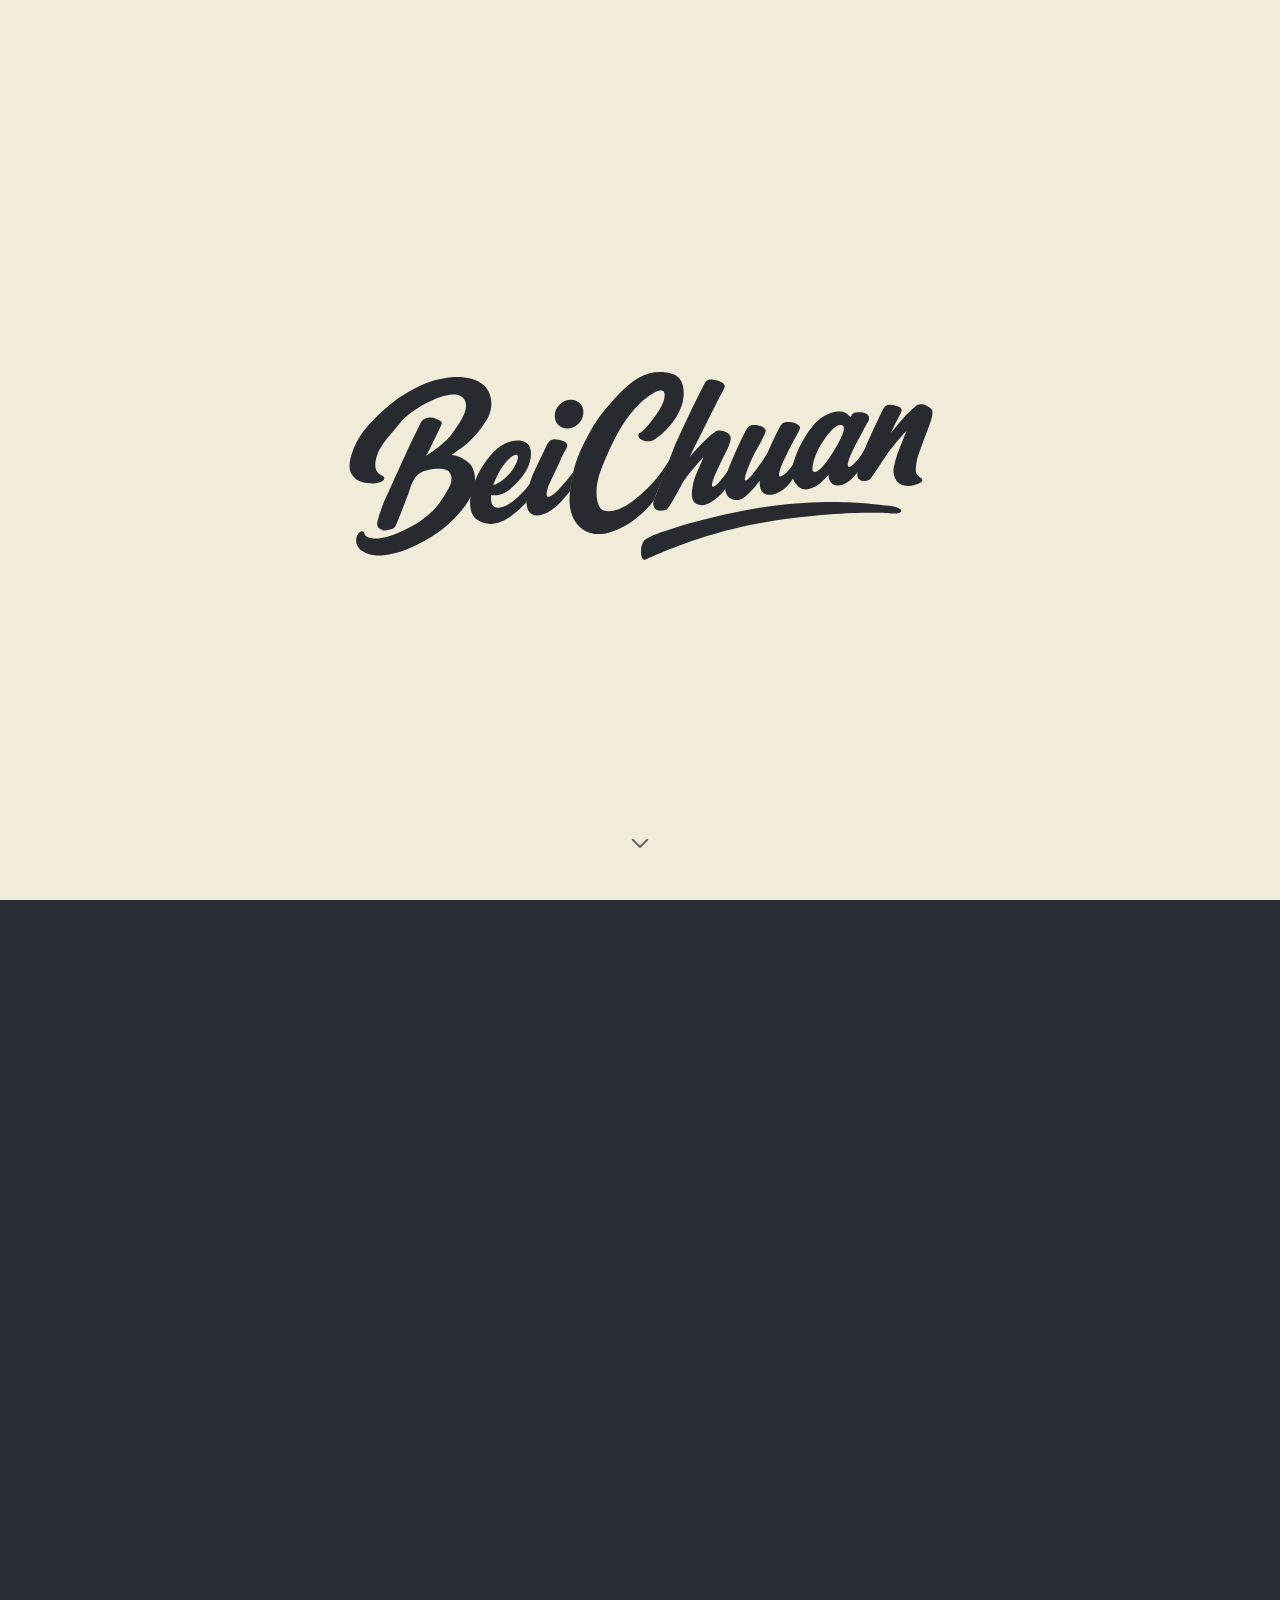
<file: index.html>
<!DOCTYPE html>
<html lang="zh-CN">
<head>
  <meta charset="UTF-8">
  <meta name="viewport" content="width=device-width, initial-scale=1.0">
  <meta name="description" content="北川的 UI/UX 与数字产品设计作品集，聚焦 AI 产品、B 端系统、数据可视化与品牌数字体验。">
  <meta property="og:type" content="website">
  <meta property="og:site_name" content="BEI CHUAN DESIGN">
  <meta property="og:title" content="北川 / UI &amp; Digital Product Designer">
  <meta property="og:description" content="AI 产品、B 端系统、数据可视化与品牌数字体验设计作品集。">
  <meta property="og:image" content="./assets/portfolio-og.jpg">
  <meta name="twitter:card" content="summary_large_image">
  <title>北川 / Digital Designer</title>
  <script>
    if (window.location.protocol === "file:") {
      const localPreview = new URL("/index.html", "http://127.0.0.1:8130");
      localPreview.search = window.location.search;
      localPreview.hash = window.location.hash;
      window.location.replace(localPreview.href);
    }

    if (new URLSearchParams(window.location.search).get("return") === "projects") {
      document.documentElement.classList.add("is-returning-to-portfolio");
    }

    try {
      const forceIntro = new URLSearchParams(window.location.search).get("intro") === "1";
      const isHomeEntry = !window.location.hash || window.location.hash === "#home";
      const hasLoadedThisSession = window.sessionStorage.getItem("portfolio:intro-seen") === "1";
      if (isHomeEntry && (!hasLoadedThisSession || forceIntro)) {
        document.documentElement.classList.add("is-preloading");
      }
    } catch (error) {
      // The portfolio remains immediately usable when session storage is unavailable.
    }
  </script>
  <link rel="icon" href="./assets/favicon.png" type="image/png">
  <link rel="stylesheet" href="./styles.css?v=20260909-2">
  <script src="./analytics.js?v=20260909-1" defer></script>
  <noscript>
    <style>
      .site-loader { display: none !important; }
      .reveal { opacity: 1 !important; transform: none !important; }
    </style>
  </noscript>
</head>
<body class="personal-template">
  <div class="site-loader" id="site-loader" role="button" tabindex="0" aria-label="进入北川作品集" aria-describedby="site-loader-status">
    <div class="site-loader__logo-shell" id="site-loader-logo" aria-hidden="true">
      <img class="site-loader__logo-fill" id="site-loader-logo-fill" src="./assets/intro/beichuan-logo.svg" alt="">
      <div class="site-loader__logo-path" id="site-loader-logo-path">
        <svg viewBox="0 0 1881 835" fill="none" xmlns="http://www.w3.org/2000/svg">
          <path d="M438.5 473.5C382 458 397.479 426.531 421.5 390.5C452.5 344 516.236 312.778 532.5 305C555.5 294 596.5 281.111 618 305C645 335 611.774 378.914 585.5 400.499C545 433.772 513.833 436.999 500 442.499M500 442.499L532.5 367.499L452.5 553.499L500 442.499ZM500 442.499C528.666 437.666 597.5 434.224 597.5 461.999C597.5 516 539.5 577.719 489 592.5C438.5 607.28 408 597.499 402.5 588.999"/>
          <path d="M647.5 497.5C656 498 673.4 493.5 687 481.5C704 466.5 717 438.5 715.5 429.5C714 420.5 712 405.182 698 409C687 412 654 437 643.5 459.5C633 482 620.5 521.5 636 538.5C651.5 555.5 689 530.5 698 524C705.2 518.8 725.667 500.167 730.5 495L775 412C764.666 430 747.499 469.5 743 491.5C738.5 513.5 737 525.843 745 529.5C764.687 538.5 786.5 501 808 477"/>
          <path d="M952.5 390.5C984.5 367.5 1010 330.5 1007.5 311C1005 291.5 995.5 280 980 280.5C957.5 281.226 907 320 891 342C869.3 371.838 822.877 471.968 826 507.5C830 553 851.5 562 877.5 562C897.5 562 989 486 1003 458C1014.2 435.6 1056.33 343.333 1076 300L980 519C1009 481 1077.49 396.532 1084.5 394.5C1119 384.5 1065.5 453 1062 473C1058.9 490.731 1050 507.5 1065.5 507.5C1073.9 507.5 1105.67 479.167 1120.5 465L1157 386C1144.83 418.167 1125 483.306 1125 491C1125 507.5 1144.17 489.833 1150 487L1227 380.5C1214.5 408 1186.21 469.292 1187 477.5C1188.5 493 1198 491 1204 487C1204 487 1236.5 473 1252 442C1267.5 411 1283.2 371.4 1296 365C1312 357 1328 351 1336.5 358C1343.3 363.6 1329.5 358.833 1325 358C1325 358 1305.63 364.646 1296 373C1286.37 381.354 1279.95 399.313 1272.5 417.5C1265.05 435.687 1251.5 470.5 1260 477.5C1268.5 484.5 1276.5 474.5 1289 465C1301.5 455.5 1322.5 435 1322.5 435L1364 358C1364 358 1317 435 1317 458C1317 481 1336.5 468.5 1336.5 468.5L1392.5 417.5L1422.5 347L1372.5 462C1372.5 462 1428.23 387.791 1442.5 376.5C1456.77 365.209 1487 333.5 1487 347C1487 360.5 1449.5 452.386 1449.5 458C1449.5 472 1467.17 474 1474.5 478.5"/>
          <path d="M807.5 342L799.5 353.5"/>
          <path d="M956 609C964.5 608 1130 546.5 1195.5 540.5C1261 534.5 1420.5 529 1428 532.5"/>
        </svg>
      </div>
    </div>
    <span class="site-loader__hint" aria-hidden="true"></span>
    <span class="visually-hidden" id="site-loader-status" aria-live="polite">BeiChuan 标志正在书写</span>
  </div>

  <div id="noise" aria-hidden="true"></div>
  <div id="transition-bg" aria-hidden="true"></div>
  <div id="mobile-menu-bg" aria-hidden="true"></div>

  <header id="menu">
    <a href="#home" id="logo" aria-label="返回首页">
      <img class="header-brand-logo" src="./assets/intro/beichuan-logo.svg" alt="">
      <small>SENIOR UI / PRODUCT DESIGNER<br>HANGZHOU</small>
    </a>

    <nav id="nav" aria-label="主导航">
      <a class="nav-link" href="#experience">EXPERIENCE</a>
      <a class="nav-link" href="#projects">PROJECTS</a>
      <a class="nav-link" href="#contact">CONTACT</a>
    </nav>

    <button class="hamburger" aria-label="打开菜单" aria-expanded="false">
      <i></i>
      <i></i>
    </button>
  </header>

  <main id="smooth-wrapper">
    <div id="smooth-content" class="home">
      <section class="hero panel" id="home" data-section="home">
        <div class="hero-background" aria-hidden="true">
          <canvas id="hero-particle-canvas"></canvas>
        </div>

        <div class="hero-stage reveal">
          <div class="hero-kicker">
            <span>PORTFOLIO / 2026</span>
            <span>
              <span class="desktop-only-copy">SCROLL TO EXPLORE</span>
              <span class="mobile-only-copy">SCROLL TO EXPLORE</span>
            </span>
          </div>

          <div class="hero-state-cue" aria-hidden="true">
            <span class="desktop-only-copy hero-state-option" data-hero-option="working">BUILD MODE</span>
            <i class="desktop-only-copy"></i>
            <span class="desktop-only-copy hero-state-option" data-hero-option="thinking">THINK MODE</span>
            <span class="mobile-only-copy" id="hero-mobile-mode">TAP TO SWITCH · BUILD MODE</span>
          </div>

          <h1 class="hero-title" aria-label="Building products after midnight">
            <span class="hero-line">BUILDING</span>
            <span class="hero-line hero-line-accent">PRODUCTS</span>
            <span class="hero-line">AFTER</span>
            <span class="hero-line">MIDNIGHT</span>
          </h1>

          <div class="hero-bottom">
            <p class="hero-sub">
              SENIOR UI / PRODUCT DESIGNER<br>
              AI PRODUCTS · B2B SYSTEMS · AIGC EXPERIENCE<br>
              Turning complex technology into clear, usable products.
            </p>
            <a class="button hero-cta-alt" href="#projects">
              <span class="cta-label">VIEW PROJECTS</span>
              <img class="cta-arrow" src="./assets/group-3-arrow.svg" alt="" aria-hidden="true">
            </a>
          </div>
        </div>

        <div class="hero-illustration is-working reveal" id="hero-illustration" data-state="working" aria-hidden="true">
          <video class="hero-state-media hero-state-working" src="./assets/hero-working.mp4?v=20260615-2" poster="./assets/hero-working.webp" muted loop playsinline autoplay preload="metadata"></video>
          <video class="hero-state-media hero-state-thinking" muted loop playsinline preload="metadata" data-src-desktop="./assets/hero-thinking-1080.mp4?v=20260909-1" data-src-mobile="./assets/hero-thinking.mp4?v=20260909-1"></video>
          <div class="hero-state-fx hero-state-fx-working"></div>
          <div class="hero-state-fx hero-state-fx-thinking"></div>
        </div>

        <div class="hero-index" aria-hidden="true">
          <span>01</span>
          <span>HOME / INTRODUCTION</span>
        </div>
      </section>

      <section class="experience panel" id="experience" data-section="experience">
        <div class="experience-layout">
          <div class="experience-top-block reveal">
            <header class="section-meta">
              <span>02 / EXPERIENCE</span>
              <span>2018 — 2026</span>
            </header>

            <div class="experience-fixed">
              <div class="experience-identity">
                <span class="experience-identity__kicker">DESIGNER PROFILE / BEI CHUAN</span>

                <div class="experience-hello" aria-label="Hello">
                  <span class="experience-hello__letters" aria-hidden="true">
                    <span style="--letter-index: 0">H</span>
                    <span style="--letter-index: 1">e</span>
                    <span style="--letter-index: 2">l</span>
                    <span style="--letter-index: 3">l</span>
                    <span style="--letter-index: 4">o</span>
                  </span>
                  <span class="experience-hello__star" aria-hidden="true"><i><b>*</b></i></span>
                </div>

                <div class="experience-identity__copy">
                  <h2>你好，我是北川</h2>
                  <p>高级 UI / 产品设计师｜AI 产品方向</p>
                </div>

                <div class="hero-character" aria-hidden="true">
                  <picture class="hero-character-picture">
                    <source srcset="./videos/hello-character.webp?v=20260902-14" type="image/webp">
                    <img class="hero-character-gif" src="./videos/hello-character.gif?v=20260902-14" alt="">
                  </picture>
                </div>
              </div>

              <div class="experience-intro">
                <span>个人简介 / AT A GLANCE</span>
                <p>常驻杭州，拥有 8 年 UI 与产品设计经验，聚焦 B 端 AI 产品、移动应用及 AIGC 商业视觉。</p>
                <p>能够独立完成需求分析、信息架构、交互设计、UI 视觉及设计规范建设，并具备跨团队协作、项目管理与上线落地经验。</p>
              </div>

              <div class="experience-profile">
                <dl>
                  <div>
                    <dt>所在城市</dt>
                    <dd>浙江｜杭州</dd>
                  </div>
                  <div>
                    <dt>工作经验</dt>
                    <dd>8 年</dd>
                  </div>
                  <div>
                    <dt>学历背景</dt>
                    <dd>大专｜艺术设计</dd>
                  </div>
                  <div>
                    <dt>求职意向</dt>
                    <dd>高级 UI / 产品设计师｜AI 产品方向</dd>
                  </div>
                </dl>
              </div>

              <section class="design-approach" aria-labelledby="design-approach-title">
                <header class="design-approach__heading">
                  <span>设计方法</span>
                  <h2 id="design-approach-title">我如何设计 AI 产品</h2>
                </header>
                <article class="design-approach__item">
                  <span>01</span>
                  <div>
                    <h3>让复杂变得可见</h3>
                    <p>先理解业务、角色、状态与流程，把复杂技术组织成用户可以理解的产品结构。</p>
                  </div>
                </article>
                <article class="design-approach__item">
                  <span>02</span>
                  <div>
                    <h3>降低决策成本</h3>
                    <p>用清晰层级、合理默认值与渐进式反馈，降低复杂 B 端产品的理解与决策成本。</p>
                  </div>
                </article>
                <article class="design-approach__item">
                  <span>03</span>
                  <div>
                    <h3>为不确定性而设计</h3>
                    <p>让 AI 结果始终可理解、可控制、可修改，并最终能够交付。</p>
                  </div>
                </article>
              </section>
            </div>

          </div>

          <div class="experience-bottom-block reveal">
            <div class="experience-slider" id="experience-slider">
              <div class="experience-page">
                <article class="experience-item">
                  <span class="experience-number">01</span>
                  <div class="experience-copy">
                    <div class="experience-overview">
                      <span class="experience-year">2025.07 — 2026.07</span>
                      <p class="experience-company">上海天开物有限公司（杭州分公司）</p>
                    </div>
                    <div class="experience-role">
                      <h3>高级 UI 设计师</h3>
                    </div>
                    <div class="experience-discipline">
                      <div class="experience-tags" aria-label="参与类型">
                        <span>B 端 AI 平台</span>
                        <span>品牌官网</span>
                        <span>AIGC 商品视频</span>
                      </div>
                    </div>
                    <p class="experience-scope">主导 B.THREE AI 商品内容生成平台从 0 到 1 的产品设计与上线落地，将复杂的 AI 与 3D 能力转化为清晰可用的 B 端产品体验，并负责品牌 AIGC 商品视频的脚本、分镜与生成制作。</p>
                  </div>
                </article>

                <article class="experience-item">
                  <span class="experience-number">02</span>
                  <div class="experience-copy">
                    <div class="experience-overview">
                      <span class="experience-year">2021.12 — 2024.04</span>
                      <p class="experience-company">虎哥回收数字有限公司</p>
                    </div>
                    <div class="experience-role">
                      <h3>设计主管</h3>
                    </div>
                    <div class="experience-discipline">
                      <div class="experience-tags" aria-label="参与类型">
                        <span>移动端 APP</span>
                        <span>B 端系统</span>
                        <span>数据可视化</span>
                        <span>设计管理</span>
                      </div>
                    </div>
                    <p class="experience-scope">负责设计团队管理与项目统筹，主导虎哥 APP、B 端系统及数据可视化大屏等项目，并结合用户反馈与调研数据持续推动产品迭代和体验优化。</p>
                  </div>
                </article>
              </div>

              <div class="experience-page">
                <article class="experience-item">
                  <span class="experience-number">03</span>
                  <div class="experience-copy">
                    <div class="experience-overview">
                      <span class="experience-year">2020.12 — 2021.12</span>
                      <p class="experience-company">FANCY TECHNOLOGY</p>
                    </div>
                    <div class="experience-role">
                      <h3>设计主管</h3>
                    </div>
                    <div class="experience-discipline">
                      <div class="experience-tags" aria-label="参与类型">
                        <span>品牌小程序</span>
                        <span>B 端后台</span>
                        <span>电商视觉</span>
                        <span>团队管理</span>
                      </div>
                    </div>
                    <p class="experience-scope">负责设计团队排期、评审与招聘，统筹 DELL、ALIENWARE 等品牌及电商项目，覆盖小程序、B 端后台、品牌官网与营销视觉设计。</p>
                  </div>
                </article>

                <article class="experience-item">
                  <span class="experience-number">04</span>
                  <div class="experience-copy">
                    <div class="experience-overview">
                      <span class="experience-year">2020.03 — 2020.11</span>
                      <p class="experience-company">杭州思阳广告有限公司</p>
                    </div>
                    <div class="experience-role">
                      <h3>UI 设计师</h3>
                    </div>
                    <div class="experience-discipline">
                      <div class="experience-tags" aria-label="参与类型">
                        <span>品牌小程序</span>
                        <span>官网迭代</span>
                        <span>交互设计</span>
                      </div>
                    </div>
                    <p class="experience-scope">服务老板电器旗下数字化项目，负责需求梳理、产品框架、交互流程与 UI 视觉设计，并协同开发推进小程序及官网项目落地。</p>
                  </div>
                </article>
              </div>

              <div class="experience-page experience-page-single">
                <article class="experience-item">
                  <span class="experience-number">05</span>
                  <div class="experience-copy">
                    <div class="experience-overview">
                      <span class="experience-year">2018.10 — 2020.02</span>
                      <p class="experience-company">杭州唯二科技网络科技公司</p>
                    </div>
                    <div class="experience-role">
                      <h3>UI 设计师</h3>
                    </div>
                    <div class="experience-discipline">
                      <div class="experience-tags" aria-label="参与类型">
                        <span>移动端 APP</span>
                        <span>产品设计</span>
                        <span>体验优化</span>
                      </div>
                    </div>
                    <p class="experience-scope">参与移动端产品从需求分析到设计落地的完整流程，负责竞品研究、产品框架、交互设计、UI 视觉及设计规范建设。</p>
                  </div>
                </article>
              </div>
            </div>
          </div>
        </div>
      </section>

      <section class="work panel" id="projects" data-section="projects">
        <header class="section-meta reveal">
          <span>03 / SELECTED PROJECTS</span>
          <span>DESIGN · MOTION · AI</span>
        </header>

        <div class="work-layout">
          <div class="work-left">
            <div class="work-heading reveal">
              <p>SELECTED<br>WORKS</p>
              <span>CASE NOTES ACROSS UI SYSTEMS, AIGC VIDEO AND DIGITAL EXPERIENCE.</span>
            </div>

            <div class="work-listing" id="work-listing">
              <article class="work-box reveal is-active" data-index="01" data-client="B.THREE / AI CONTENT PLATFORM" data-title="B.THREE AI 商品内容生成平台" data-description="将 3D 商品资产、专属模板与 AI 生成能力组织为从需求发起到图片、视频交付的 B 端生产链路。" data-outcome="正式上线 · 进入真实品牌内容生产" data-cta-label="VIEW CASE STUDY" data-period="AI 商品内容生成平台 / 从 0 到 1" data-time="2025.07 — 2026.07" data-project-role="高级 UI 设计师 / 产品体验 / 设计系统" data-cover="./assets/projects/bthree/cover-motion-poster.webp" data-cover-motion="./assets/projects/bthree/cover-motion.webp?v=20260908-1" data-foot="UI/UX DESIGN · AI PRODUCT · DESIGN SYSTEM" data-kicker="AI CONTENT PLATFORM / B.THREE" data-mark="B.THREE" data-role="UI/UX DESIGN / AI PRODUCT / DESIGN SYSTEM" data-output="模型资产 / 模板中心 / 内容生成 / 项目结果" data-status="FULL CASE AVAILABLE" data-background="面向品牌与电商客户，需要将需求下单、3D 商品模型、模板化创作与 AI 渲染能力组织为可理解、可操作的 B 端生产流程。" data-role-detail="负责需求分析、信息架构、交互流程、高保真界面与设计规范建设，并协同产品、研发、测试、算法与 3D 团队推进上线。" data-process="以完成一次商品内容生产为主线，组织需求发起、模型资产、模板中心、项目编辑、内容生成与项目结果等核心模块。" data-solution="用任务化流程、分层配置与状态反馈降低 AI 能力的使用门槛，并让图片、视频关键帧与成片持续沉淀为项目资产。" data-result="完成 B.THREE AI 商品内容生成平台从 0 到 1 的产品设计与上线落地；百雀羚为已签约合作伙伴。" data-assets="代码案例已接入，展示真实产品架构、核心流程、界面状态与设计系统。" data-link="./projects/bthree/index.html">
                <button class="work-hit" type="button">
                  <span class="work-index">01</span>
                  <span class="work-title">B.THREE AI 商品内容生成平台</span>
                  <span class="work-type">AI PRODUCT · B2B · 0-1项目</span>
                </button>
              </article>

              <article class="work-box reveal" data-index="03" data-client="AUSMAN / AIGC VIDEO" data-title="澳芝曼 AIGC 新品宣传视频" data-description="面向电商新品展示，在 3 周内将客户基础脚本推进为完整传播路径与统一视觉的 AIGC 宣传视频。" data-outcome="完成新品 AIGC 宣传视频完整交付" data-cta-label="VIEW PROJECT" data-period="3 WEEKS / SKINCARE AIGC VIDEO" data-time="2026 · 维 C 洁面泡沫新品" data-project-role="内容策划 / 分镜设计 / AIGC 视觉落地" data-cover="./assets/projects/ausman/cover-motion-poster.webp" data-cover-video="./assets/projects/ausman/cover-motion.webm" data-foot="AIGC VIDEO DESIGN · SKINCARE CAMPAIGN · 2026" data-kicker="SKINCARE AIGC / AUSMAN" data-mark="AUSMAN" data-role="CONTENT PLANNING / STORYBOARD / AIGC VISUAL" data-output="SCRIPT OPTIMIZATION / STORYBOARD / KEY FRAMES / FINAL FILM" data-status="PROJECT STORY AVAILABLE" data-background="项目面向新品展示期的电商传播场景。客户提供了基础脚本与核心卖点，但内容节奏、分镜表达和视觉统一性仍需补充，需要在较短周期内完成从内容梳理到视觉落地的完整推进。" data-role-detail="在客户基础脚本之上参与内容优化建议、分镜策划、镜头运动与转场表达梳理，并主导 AIGC 画面生成、重绘优化与提示词迭代，完成新品宣传视频的核心视觉表达。" data-process="围绕来源认知、卖点理解、使用代入、效果验证建立观看路径：先确立原料产地与自然氛围，再强化成分来源和用户痛点，最后以使用过程、效果验证与生活化场景收束。" data-solution="通过统一叠化转场、克制的镜头运动与泡沫细节停留衔接全片；结合关键帧生成、筛选、重绘、节点修复和高清重建，控制人物一致性、画面清晰度与整体风格。" data-result="完成澳芝曼维 C 洁面泡沫新品宣传视频的内容策划、分镜结构、AIGC 画面生成与成片视觉落地，验证从内容判断、画面控制到视频交付的可控生产路径。" data-assets="项目材料已整理：基础脚本优化、分镜线稿与定稿画面、AIGC 生成修复对比、镜头与转场设计、最终成片视觉。" data-pdf="./assets/pdf/ausman-case-study.pdf" data-preview-image="./assets/projects/ausman/case-page-01.jpg">
                <button class="work-hit" type="button">
                  <span class="work-index">02</span>
                  <span class="work-title">澳芝曼 AIGC 新品宣传视频</span>
                  <span class="work-type">AIGC VIDEO · COMMERCIAL VISUAL</span>
                </button>
              </article>

              <article class="work-box reveal" data-index="07" data-client="FANCY / WECHAT MINI PROGRAM" data-title="Fancy 电商数据监控小程序" data-description="从行业与用户研究出发，建立跨类目、多维度的电商数据查看与监控体验。" data-outcome="完成数据监控核心链路与界面交付" data-cta-label="VIEW ARCHIVE" data-period="微信小程序 / 电商数据" data-time="2021" data-project-role="UI/UX 设计" data-cover="./assets/projects/archive/fancy-card/page-01.jpg" data-foot="UI/UX DESIGN · WECHAT MINI PROGRAM · 2021" data-kicker="DATA PRODUCT / FANCY" data-mark="FANCY" data-role="PRODUCT ANALYSIS / USER FLOW / VISUAL DESIGN" data-output="RESEARCH / INTERACTION / UI DESIGN" data-status="ARCHIVE CASE AVAILABLE" data-link="./projects/archive/index.html?case=fancy-card">
                <button class="work-hit" type="button">
                  <span class="work-index">03</span>
                  <span class="work-title">Fancy 电商数据监控小程序</span>
                  <span class="work-type">PRODUCT DESIGN · DATA · MOBILE</span>
                </button>
              </article>

              <article class="work-box reveal" data-index="10" data-client="ALIENWARE / WECHAT MINI PROGRAM" data-title="Alienware 微信小程序商城" data-description="围绕品牌商城的获客、激活、留存与转化目标，梳理商品浏览、购买和营销链路。" data-outcome="完成品牌商城核心浏览与购买链路设计" data-cta-label="VIEW ARCHIVE" data-period="微信小程序 / 品牌商城" data-time="2021" data-project-role="设计组长 / 项目子 PM" data-cover="./assets/projects/archive/alien-mini-program/page-01.jpg" data-foot="WECHAT MINI PROGRAM · E-COMMERCE · 2021" data-kicker="WECHAT MINI PROGRAM / ALIENWARE" data-mark="ALIENWARE" data-role="PRODUCT STRATEGY / USER FLOW / UI SYSTEM" data-output="GOAL MODEL / USER FLOW / UI DESIGN" data-status="ARCHIVE CASE AVAILABLE" data-link="./projects/archive/index.html?case=alien-mini-program">
                <button class="work-hit" type="button">
                  <span class="work-index">04</span>
                  <span class="work-title">Alienware 微信小程序商城</span>
                  <span class="work-type">E-COMMERCE · PRODUCT · UI/UX</span>
                </button>
              </article>

              <article class="work-box reveal" data-index="06" data-client="BOS / BACK OFFICE SYSTEM" data-title="BOS 中台 / B 端系统" data-period="B 端后台 / 数据效率" data-time="2021" data-project-role="设计组长 / 项目子 PM" data-cover="./assets/projects/archive/bos/page-01.jpg" data-foot="B-SIDE SYSTEM · DATA EXPERIENCE · 2021" data-kicker="BACK OFFICE SYSTEM / BOS" data-mark="BOS" data-role="INFORMATION ARCHITECTURE / UI DESIGN" data-output="RESEARCH / USER FLOW / UI SYSTEM" data-status="ARCHIVE CASE AVAILABLE" data-cta-label="VIEW ARCHIVE" data-link="./projects/archive/index.html?case=bos">
                <button class="work-hit" type="button">
                  <span class="work-index">01</span>
                  <span class="work-title">BOS 中台 / B 端系统</span>
                  <span class="work-type">B-SIDE · DATA</span>
                </button>
              </article>

              <article class="work-box reveal" data-index="08" data-client="DATA VISUALIZATION / SELECTED WORKS" data-title="工业与环保数据可视化" data-period="数据大屏 / 视觉系统" data-time="2021 — 2024" data-project-role="UI/UX / 数据可视化" data-cover="./assets/projects/archive/data-screen/page-01.jpg" data-foot="DATA VISUALIZATION · SCREEN DESIGN · 2021—2024" data-kicker="DATA VISUALIZATION / SELECTED WORKS" data-mark="DVISUAL" data-role="BUSINESS ANALYSIS / VISUAL SYSTEM" data-output="DASHBOARD / DATA SCREEN / VISUAL GUIDELINE" data-status="ARCHIVE CASE AVAILABLE" data-cta-label="VIEW ARCHIVE" data-link="./projects/archive/index.html?case=data-screen">
                <button class="work-hit" type="button">
                  <span class="work-index">02</span>
                  <span class="work-title">工业与环保数据可视化</span>
                  <span class="work-type">DATA VISUALIZATION</span>
                </button>
              </article>

              <article class="work-box reveal" data-index="09" data-client="虎哥回收 / OLD CLOTHES RECYCLING" data-title="旧衣回收项目" data-period="APP 体验 / 旧衣回收" data-time="2023.12" data-project-role="UI/UX 设计" data-cover="./assets/projects/archive/clothes-recycling/cover.webp" data-foot="APP EXPERIENCE · USER RESEARCH · 2023" data-kicker="OLD CLOTHES RECYCLING / HUGO" data-mark="虎哥回收" data-role="USER RESEARCH / INTERACTION / UI DESIGN" data-output="RESEARCH / JOURNEY / APP UI" data-status="ARCHIVE CASE AVAILABLE" data-cta-label="VIEW ARCHIVE" data-link="./projects/archive/index.html?case=clothes-recycling">
                <button class="work-hit" type="button">
                  <span class="work-index">03</span>
                  <span class="work-title">旧衣回收项目</span>
                  <span class="work-type">APP · SERVICE</span>
                </button>
              </article>

              <article class="work-box reveal" data-index="11" data-client="PERSONAL VISUAL WORKS / C4D & ILLUSTRATION" data-title="C4D & Illustration" data-period="个人视觉作品 / C4D 与插画" data-time="2018 — 2021" data-project-role="视觉设计 / 插画 / C4D" data-cover="./assets/projects/archive/c4d-illustration/page-02.jpg" data-foot="C4D · ILLUSTRATION · VISUAL EXPLORATION" data-kicker="PERSONAL VISUAL WORKS" data-mark="MR.K" data-role="VISUAL DESIGN / ILLUSTRATION / C4D" data-output="ILLUSTRATION / CAMPAIGN / 3D VISUAL" data-status="ARCHIVE CASE AVAILABLE" data-cta-label="VIEW ARCHIVE" data-link="./projects/archive/index.html?case=c4d-illustration">
                <button class="work-hit" type="button">
                  <span class="work-index">04</span>
                  <span class="work-title">C4D & Illustration</span>
                  <span class="work-type">C4D · ILLUSTRATION</span>
                </button>
              </article>
            </div>
          </div>

          <aside class="work-detail reveal" id="work-detail" data-project="01">
            <div class="detail-visual" aria-hidden="true">
              <img class="detail-cover" id="detail-cover" src="./assets/projects/bthree/cover-motion-poster.webp" alt="" loading="lazy" decoding="async">
              <video class="detail-cover detail-cover-video" id="detail-cover-video" muted loop playsinline preload="none" hidden></video>
            </div>
            <a class="detail-enter-link" id="detail-enter-link" href="./projects/bthree/index.html" aria-label="进入 B.THREE AI 商品内容生成平台完整案例">
              <span>进入项目</span>
              <img src="./assets/group-3-arrow.svg" alt="" aria-hidden="true">
            </a>
          </aside>
        </div>
      </section>

      <section class="contact panel" id="contact" data-section="contact">
        <header class="section-meta reveal">
          <span>04 / CONTACT</span>
          <span>OPEN TO FULL-TIME OPPORTUNITIES</span>
        </header>

        <div class="contact-main">
          <div class="contact-message">
            <p class="contact-kicker reveal">AVAILABLE FOR UI / PRODUCT / AI EXPERIENCE</p>
            <h2 class="contact-title reveal">和我聊聊。<br><em class="contact-title__english">LET'S BUILD</em><br><span class="contact-title__english">SOMETHING CLEAR.</span></h2>
            <p class="contact-intro reveal">正在寻找高级 UI / 产品设计师｜AI 产品方向的合作机会。欢迎下载简历，或通过邮箱、微信联系我。</p>
            <a class="contact-orbit reveal" href="mailto:kanyuanzeyx@163.com" aria-label="发送邮件给北川">
              <svg class="contact-orbit__text" viewBox="0 0 120 120" aria-hidden="true">
                <defs>
                  <path id="contact-orbit-path" d="M 60 60 m -46 0 a 46 46 0 1 1 92 0 a 46 46 0 1 1 -92 0"></path>
                </defs>
                <text>
                  <textPath href="#contact-orbit-path" startOffset="1%">REACH OUT <tspan>*</tspan> REACH OUT <tspan>*</tspan> REACH OUT <tspan>*</tspan></textPath>
                </text>
              </svg>
              <img src="./assets/group-3-arrow.svg" alt="" aria-hidden="true">
            </a>
          </div>

          <aside class="wechat-card reveal" id="wechat-card" aria-label="微信联系方式" tabindex="-1">
            <div class="wechat-card-copy">
              <span>WECHAT / DIRECT CONTACT</span>
              <strong>K_Jul25_Leo</strong>
              <p>扫描二维码添加微信</p>
            </div>
            <div class="wechat-qr-shell">
              <img src="./assets/wechat-qr-beichuan.jpg" alt="北川的微信二维码">
            </div>
          </aside>
        </div>

        <div class="contact-footer reveal">
          <p>UI/UX · AIGC VIDEO · MOTION VISUAL · DIGITAL EXPERIENCE</p>
          <div class="contact-links">
            <a href="./assets/resume/beichuan-resume-2026.pdf" download="阚元泽-高级UI产品设计师-简历.pdf" aria-label="下载北川的 PDF 简历">DOWNLOAD RESUME</a>
            <a href="mailto:kanyuanzeyx@163.com">EMAIL</a>
            <a href="#wechat-card">WECHAT</a>
          </div>
          <p>HANGZHOU / CHINA<br>LOCAL TIME GMT+8</p>
        </div>
      </section>
    </div>
  </main>

  <dialog class="story-dialog" id="project-story-dialog" aria-labelledby="story-title">
    <div class="story-dialog__header">
      <p class="story-dialog__eyebrow" id="story-index">PROJECT STORY / 01</p>
      <button class="story-dialog__close" id="story-dialog-close" type="button" aria-label="关闭项目摘要">关闭</button>
    </div>
    <div class="story-dialog__intro">
      <p id="story-client">SELECTED PROJECT / PROJECT STORY</p>
      <h2 id="story-title">项目摘要</h2>
      <p id="story-description">选择项目后查看对应的背景、职责、设计方法与交付结果。</p>
    </div>
    <dl class="story-dialog__list">
      <div>
        <dt>项目背景</dt>
        <dd id="story-background"></dd>
      </div>
      <div>
        <dt>我的职责</dt>
        <dd id="story-role"></dd>
      </div>
      <div>
        <dt>设计方法</dt>
        <dd id="story-process"></dd>
      </div>
      <div>
        <dt>方案产出</dt>
        <dd id="story-solution"></dd>
      </div>
      <div>
        <dt>结果与素材</dt>
        <dd id="story-result"></dd>
      </div>
    </dl>
  </dialog>

  <dialog class="case-preview-dialog" id="case-preview-dialog" aria-labelledby="case-preview-title">
    <header class="case-preview-dialog__header">
      <div class="case-preview-dialog__brand" aria-label="北川案例作品集">
        <span class="case-preview-dialog__brand-symbol">BC</span>
        <span class="case-preview-dialog__brand-copy">
          <strong>BEI CHUAN</strong>
          <small id="case-preview-subtitle">AUSMAN Case Study</small>
        </span>
      </div>
      <nav class="case-preview-dialog__nav" aria-label="案例章节导航">
        <button class="case-preview-dialog__nav-back" id="case-preview-close" type="button">返回作品集</button>
        <button type="button" data-preview-page="1">项目概览</button>
        <button type="button" data-preview-page="2">策略梳理</button>
        <button type="button" data-preview-page="3">内容脚本</button>
        <button type="button" data-preview-page="4">分镜设计</button>
        <button type="button" data-preview-page="5">画面生成</button>
        <button type="button" data-preview-page="6">视频表达</button>
        <button type="button" data-preview-page="7">项目复盘</button>
      </nav>
    </header>
    <h2 class="case-preview-dialog__visually-hidden" id="case-preview-title">澳芝曼维 C 洁面泡沫新品宣传视频</h2>
    <div class="case-preview-dialog__document" id="case-preview-document" tabindex="0" aria-label="案例页面预览">
      <div class="case-preview-dialog__pages" id="case-preview-pages"></div>
    </div>
  </dialog>

  <script src="./script.js?v=20260909-1"></script>
</body>
</html>
</file>
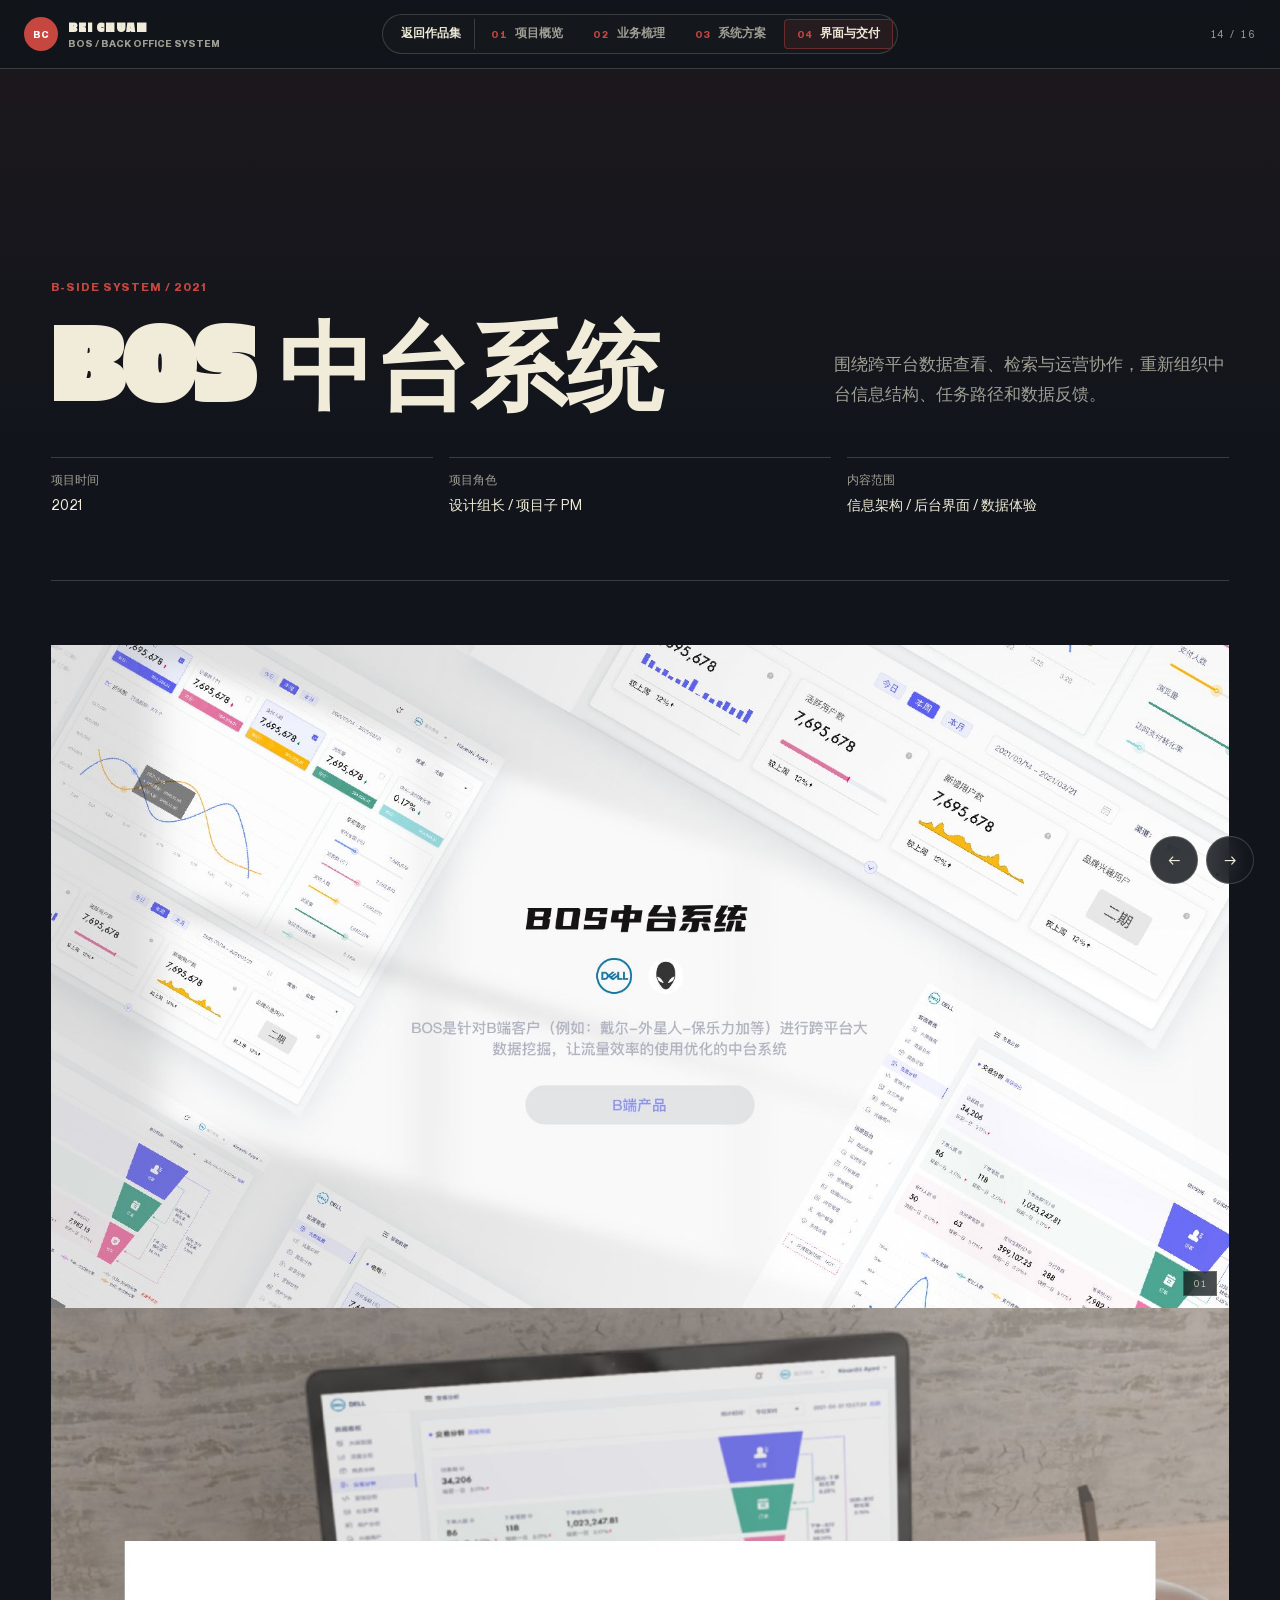
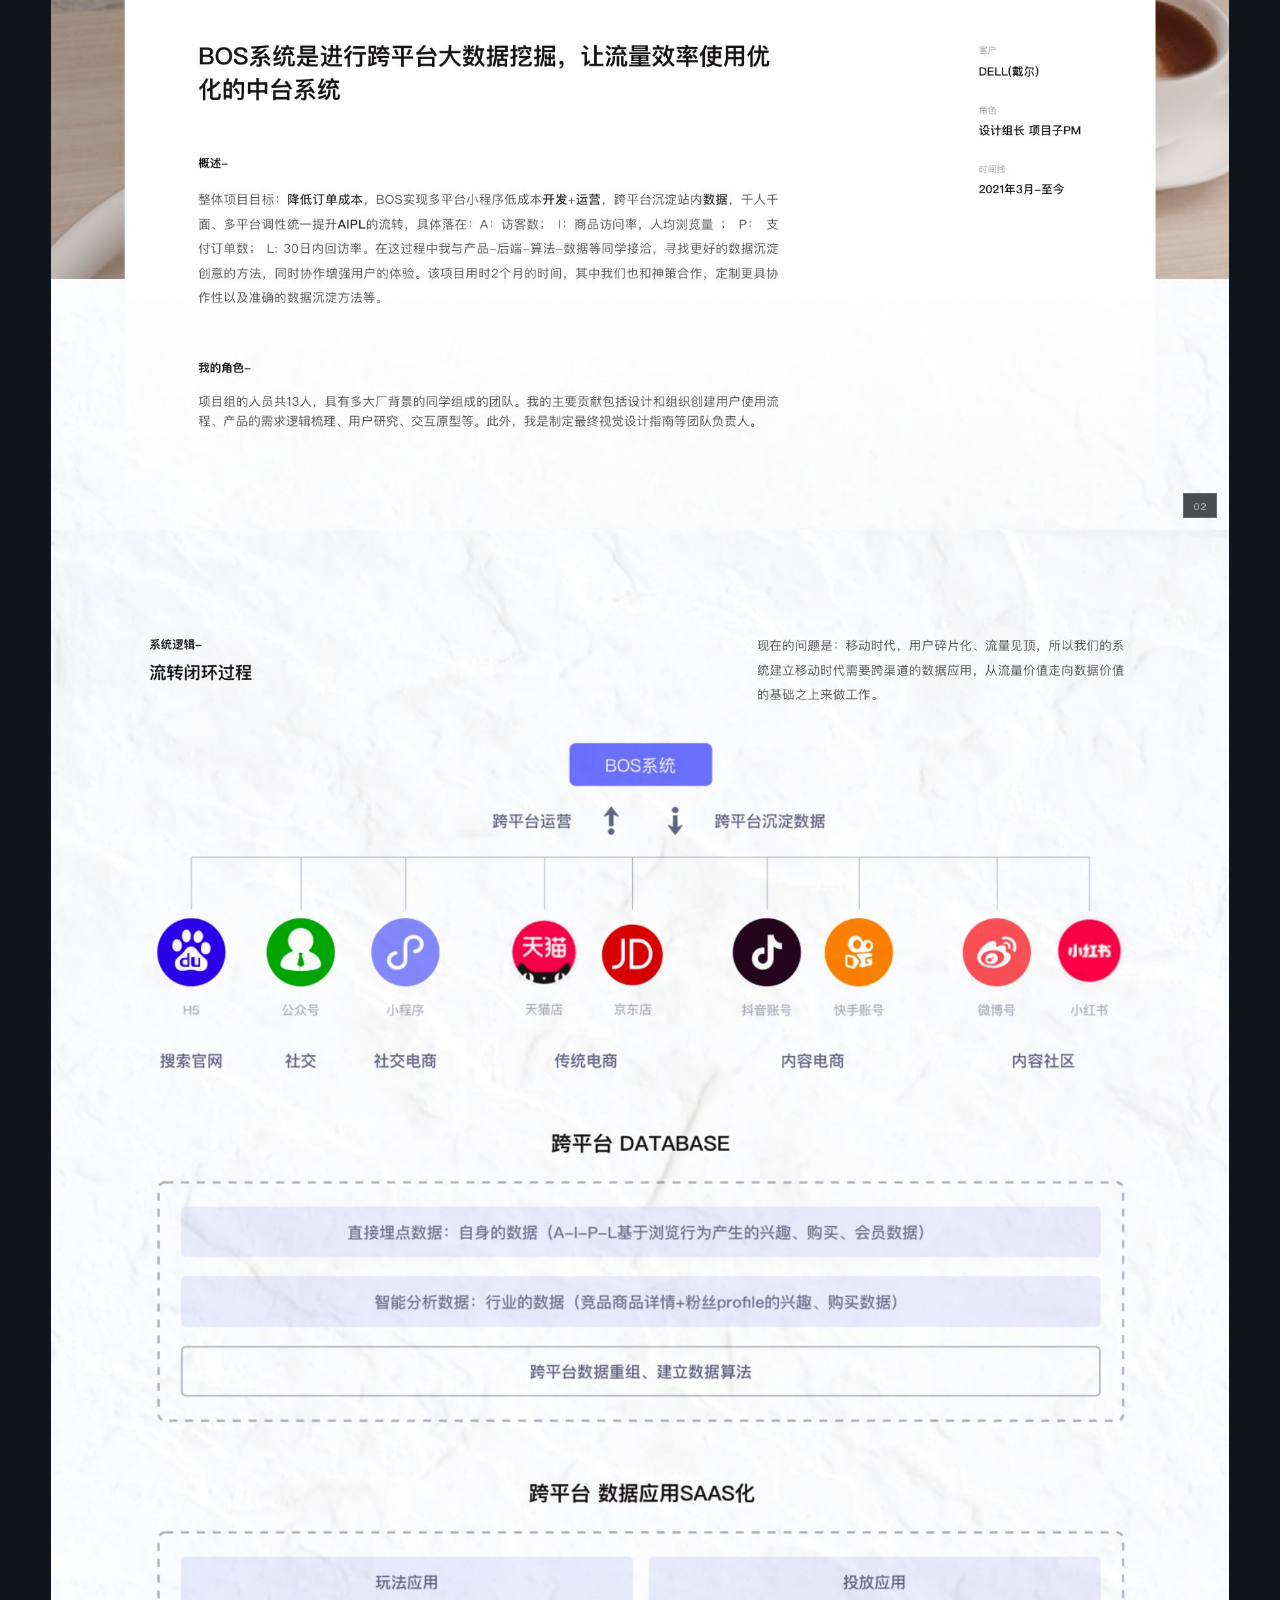
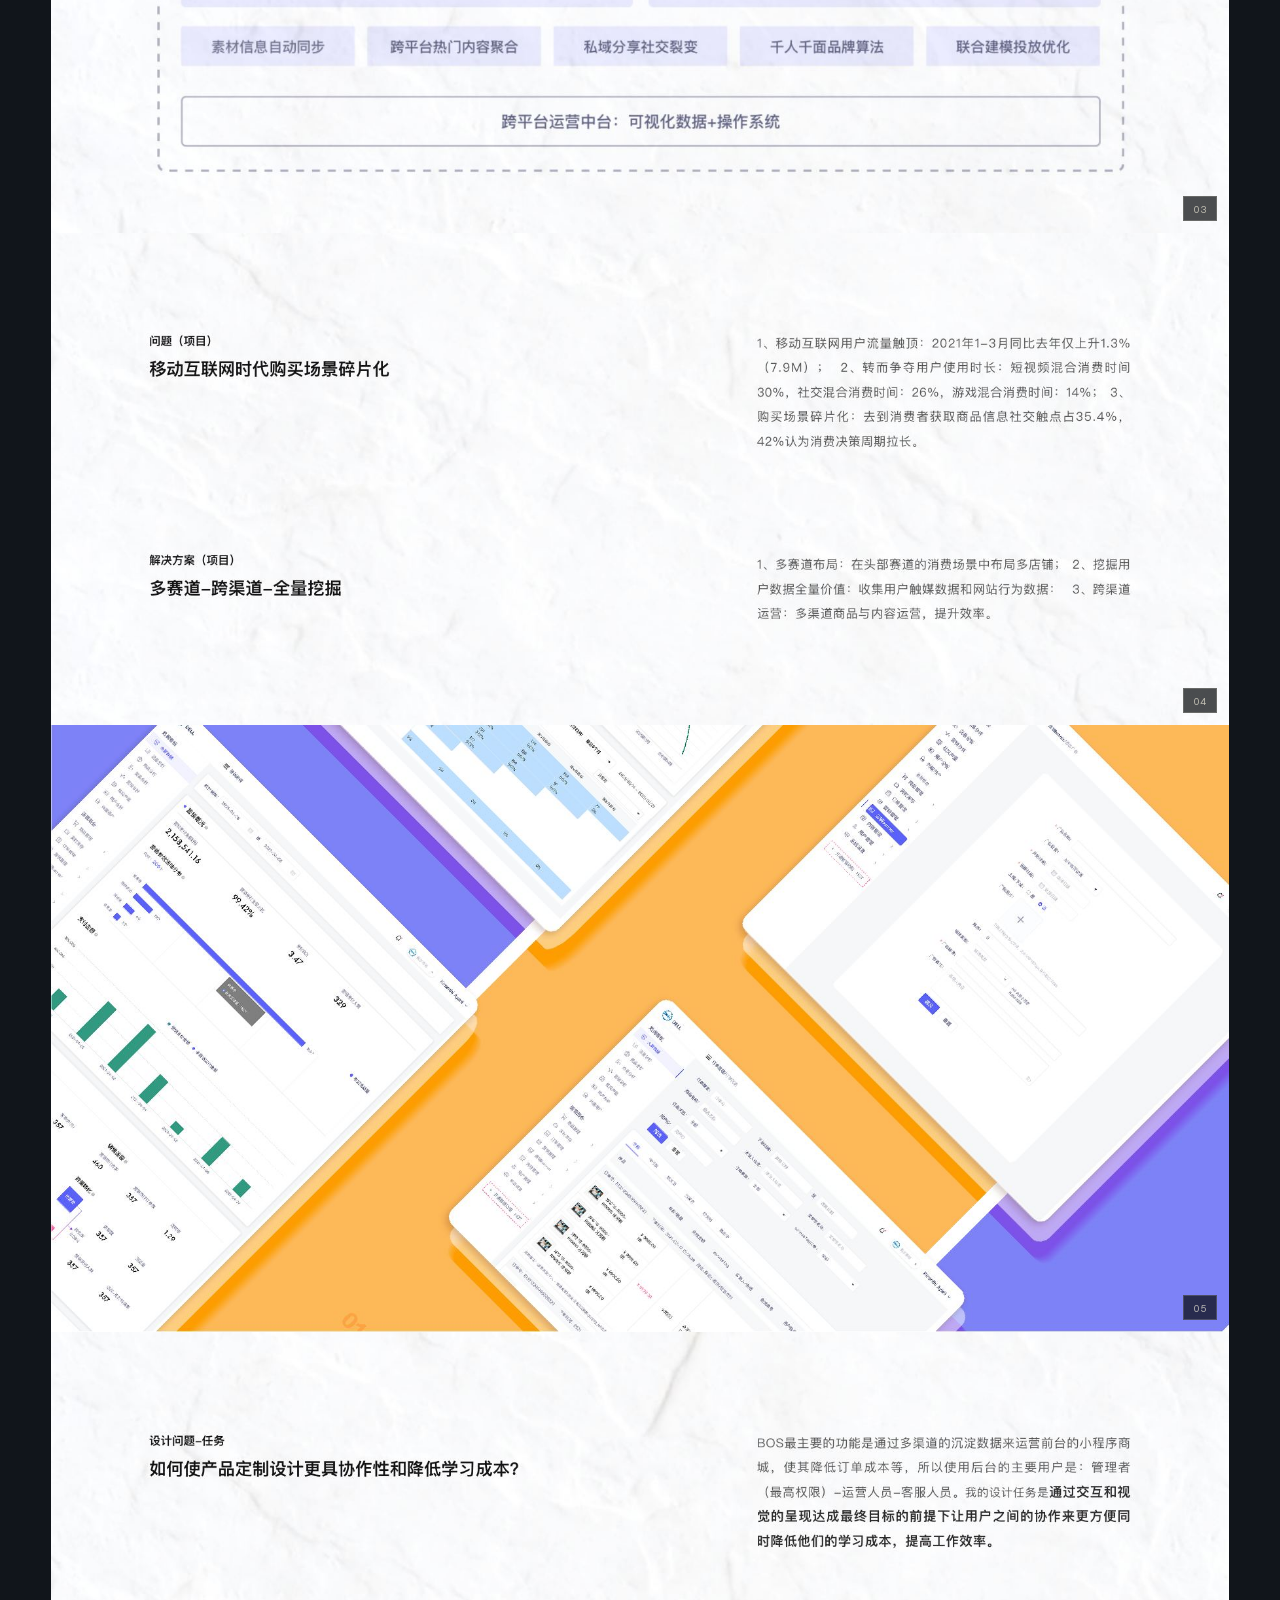
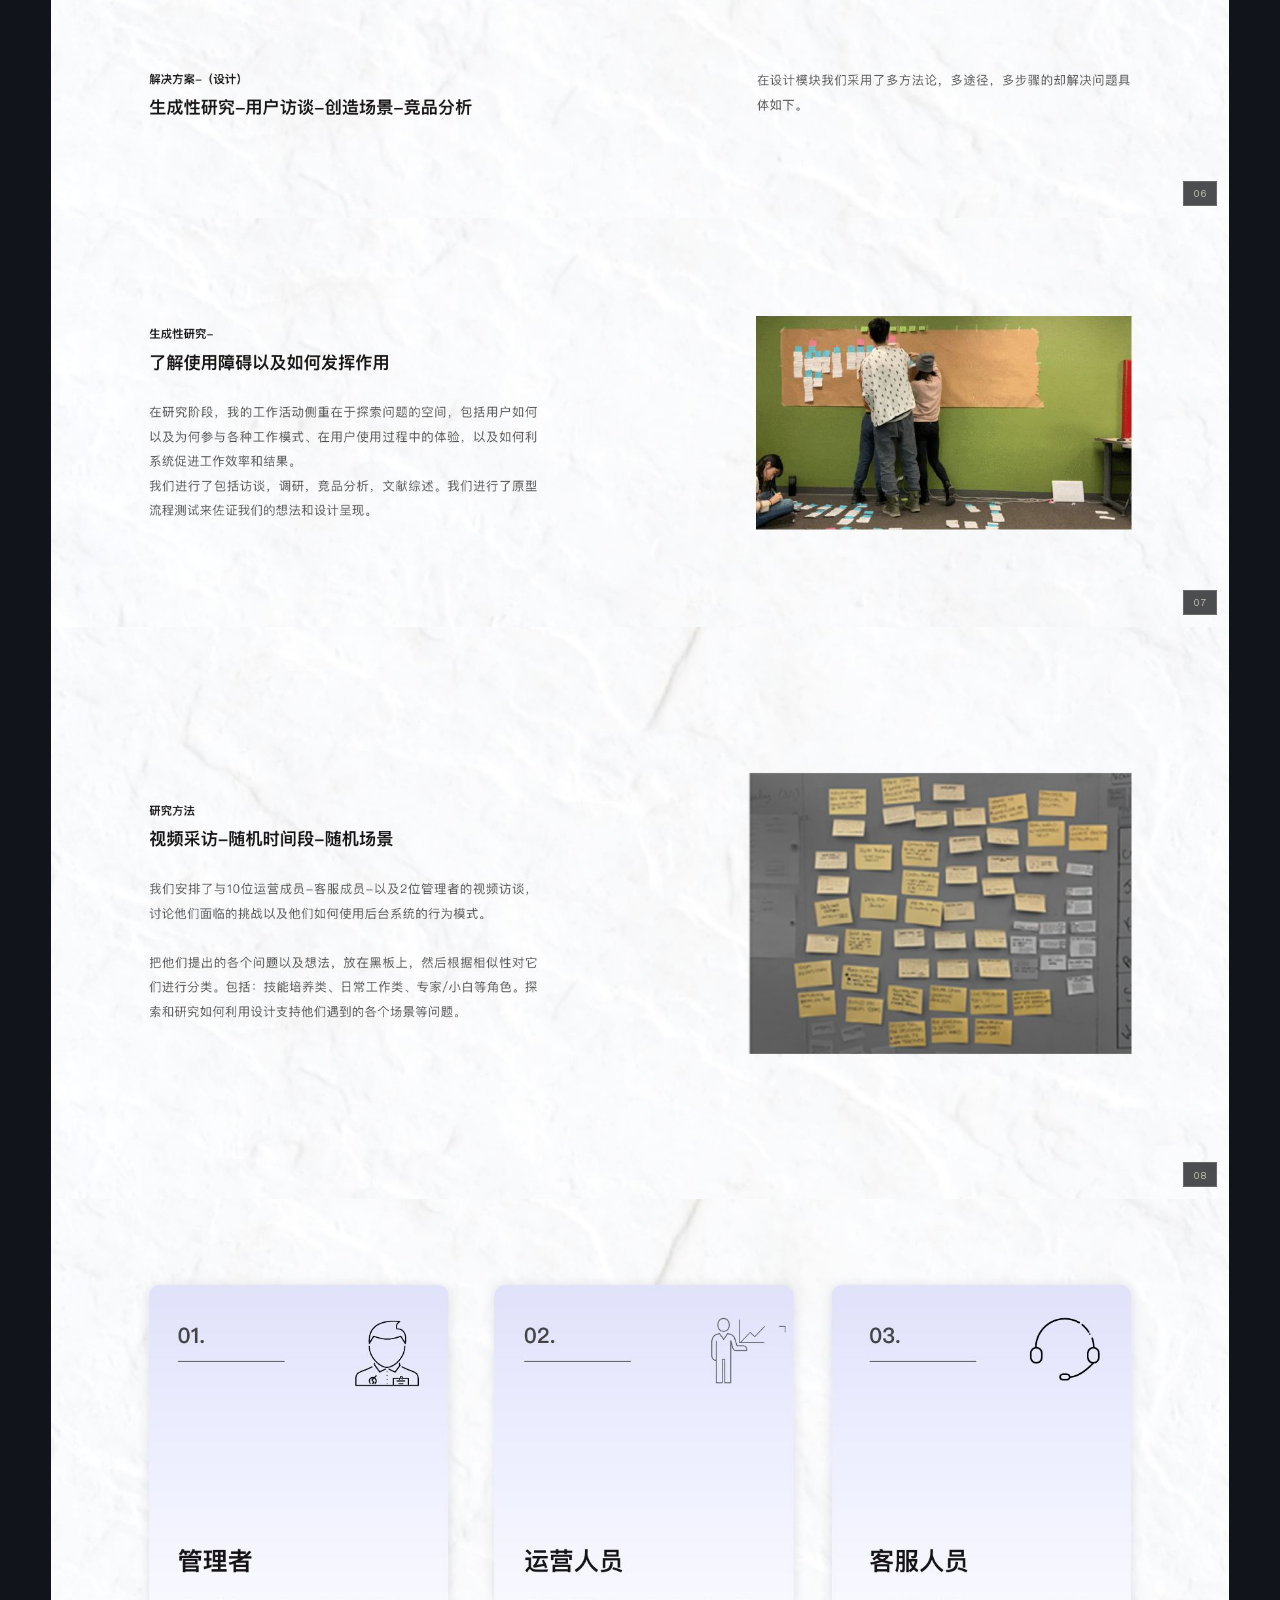
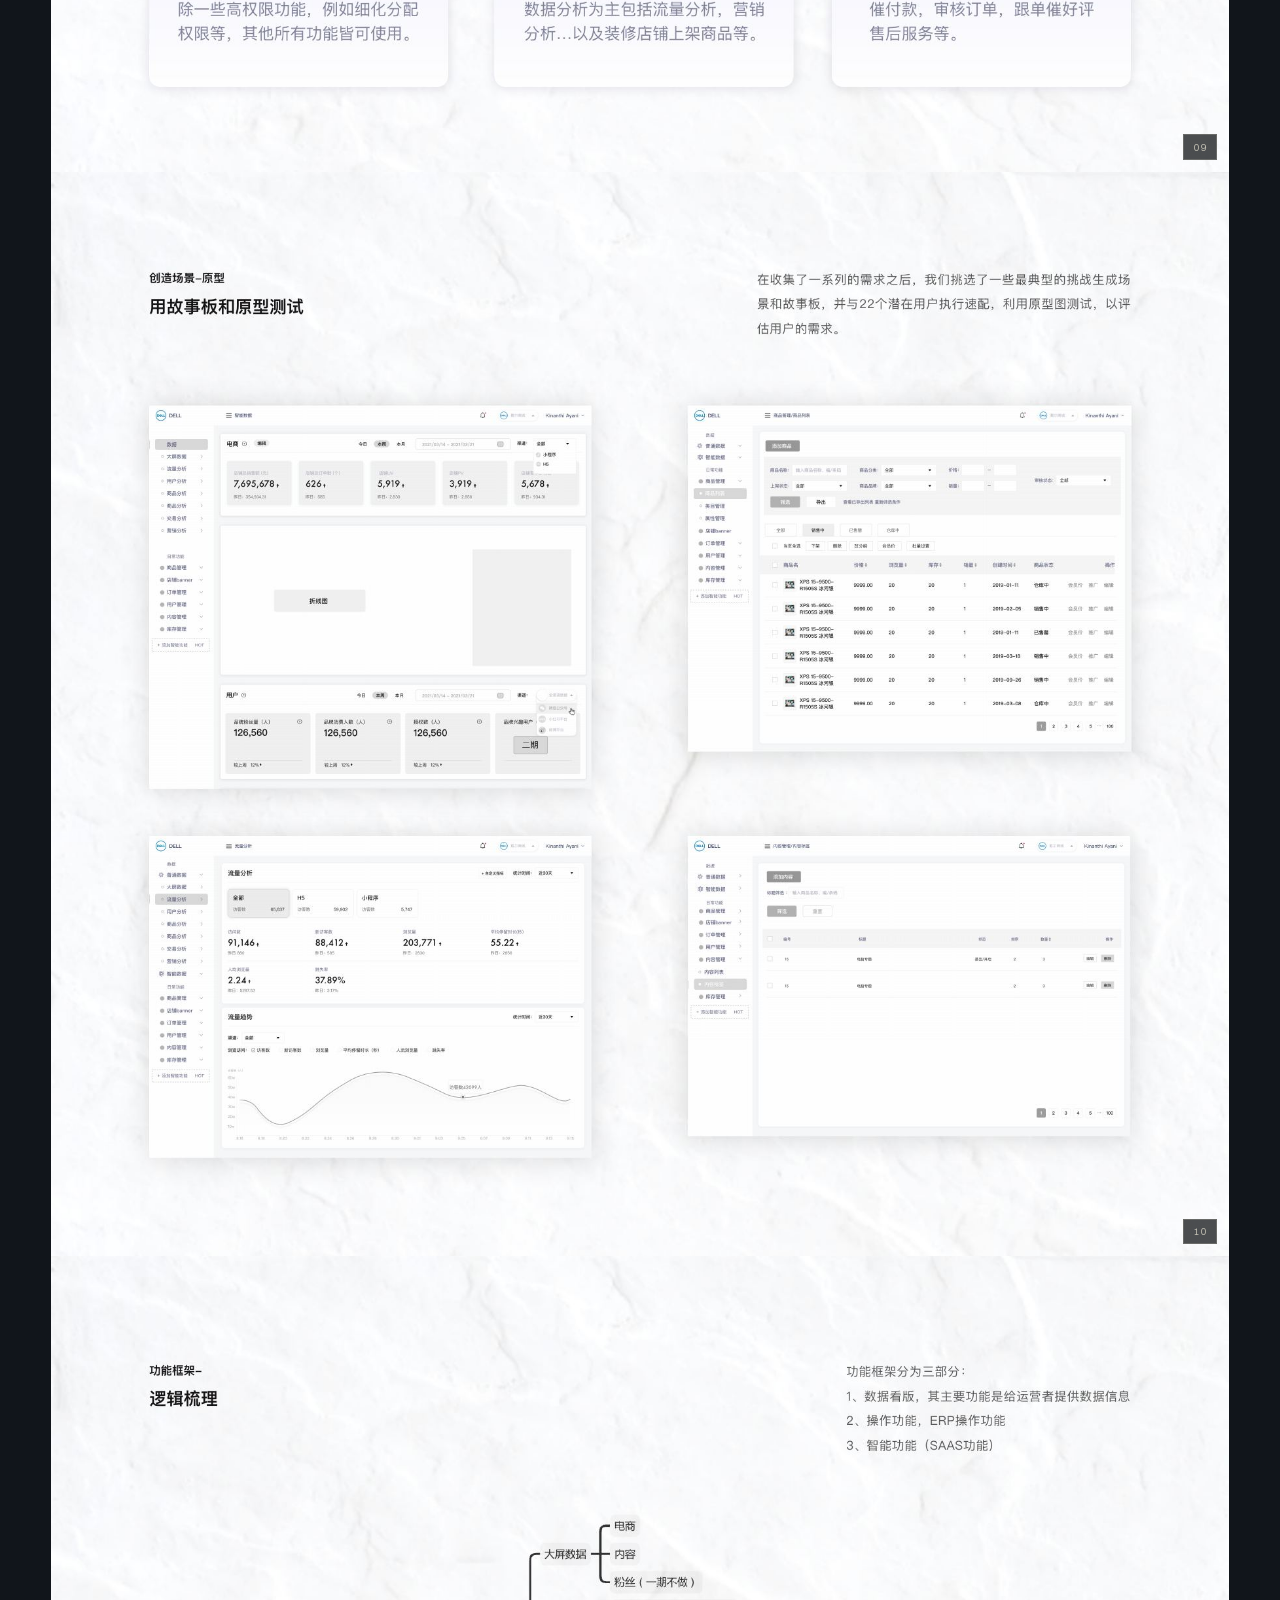
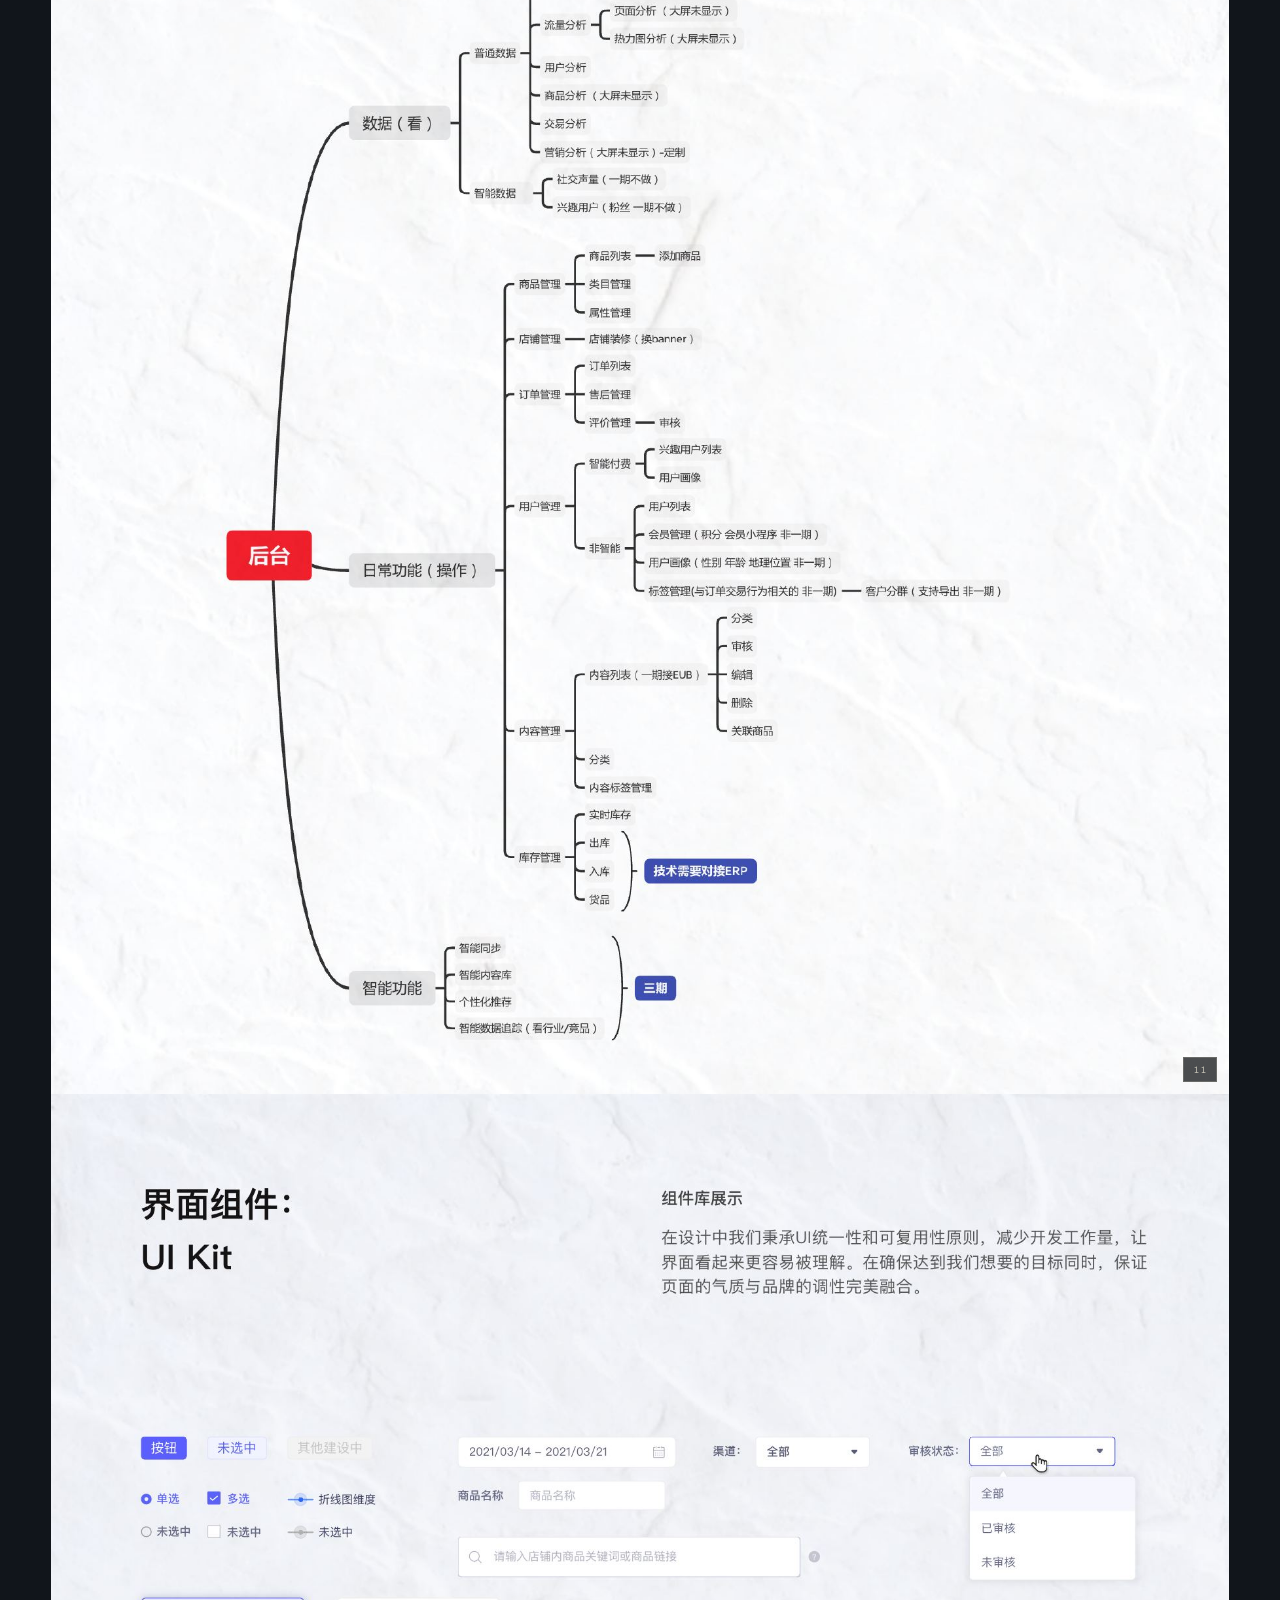
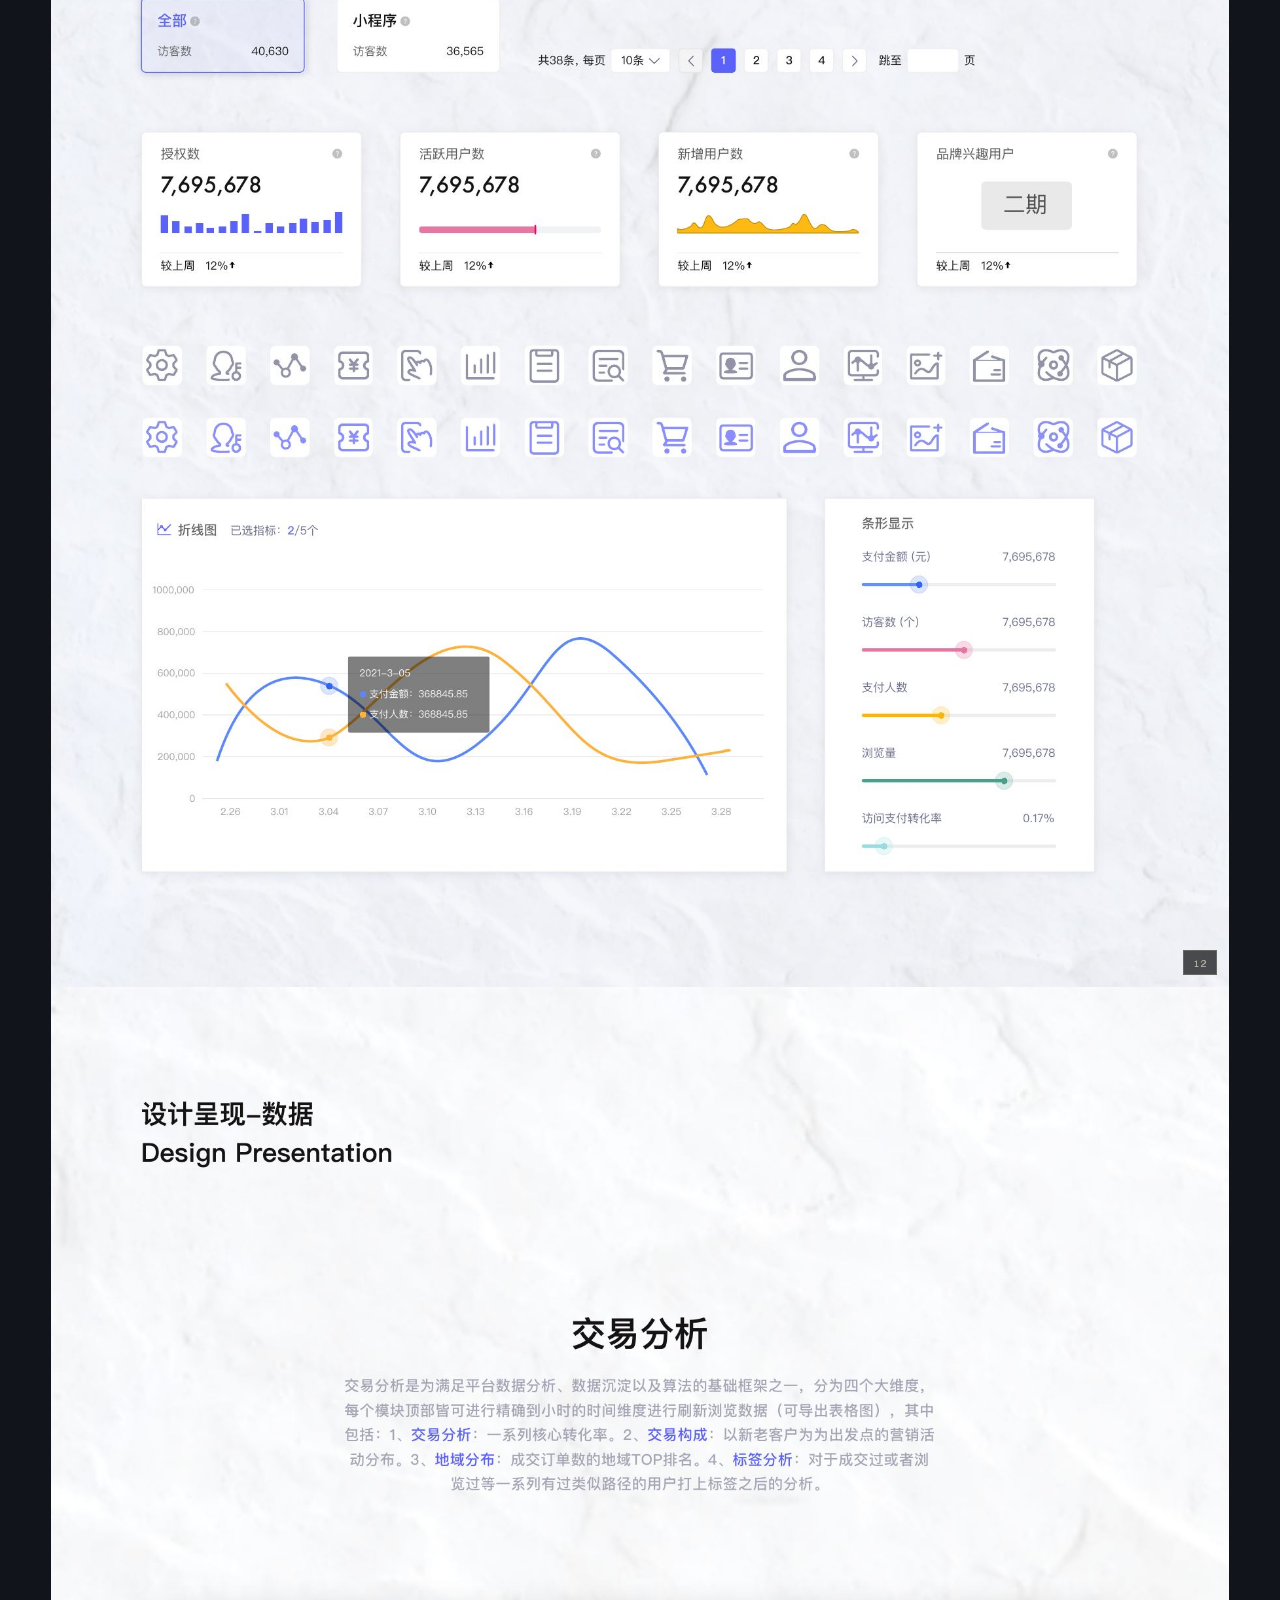
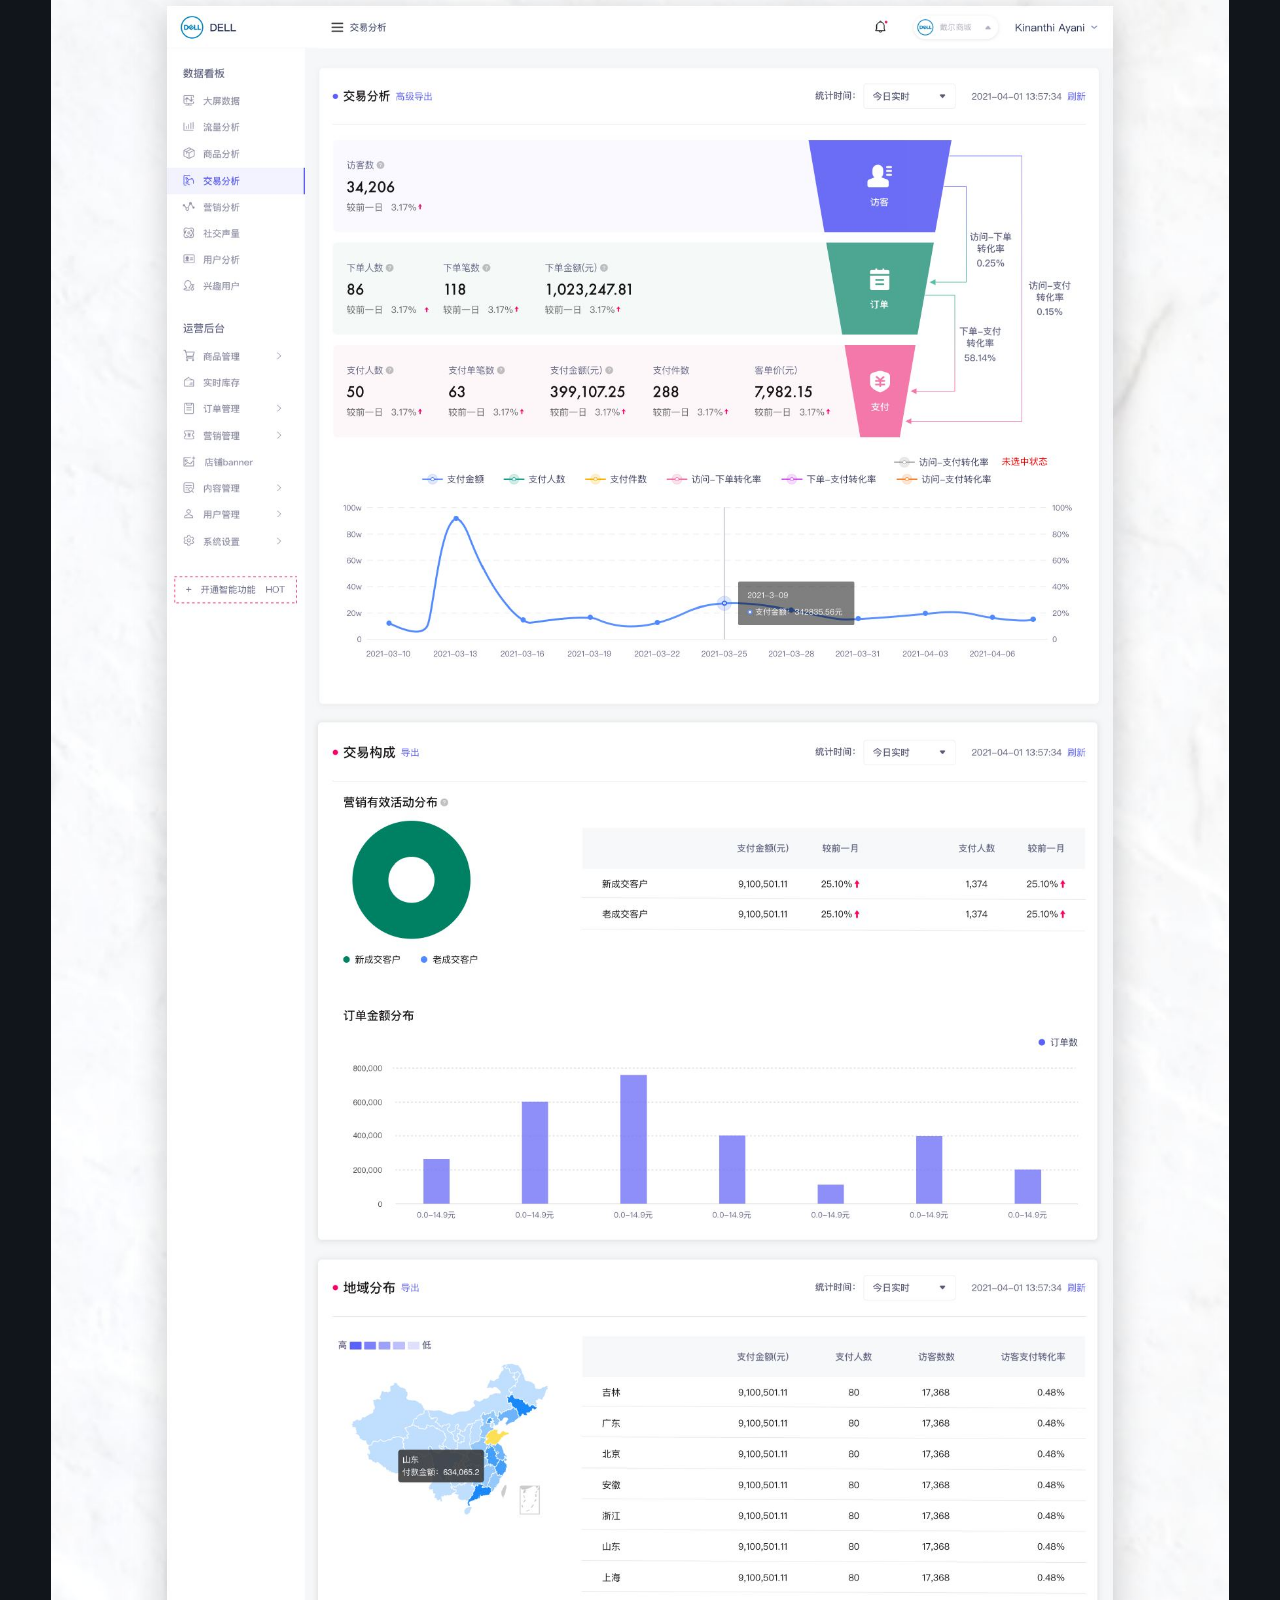
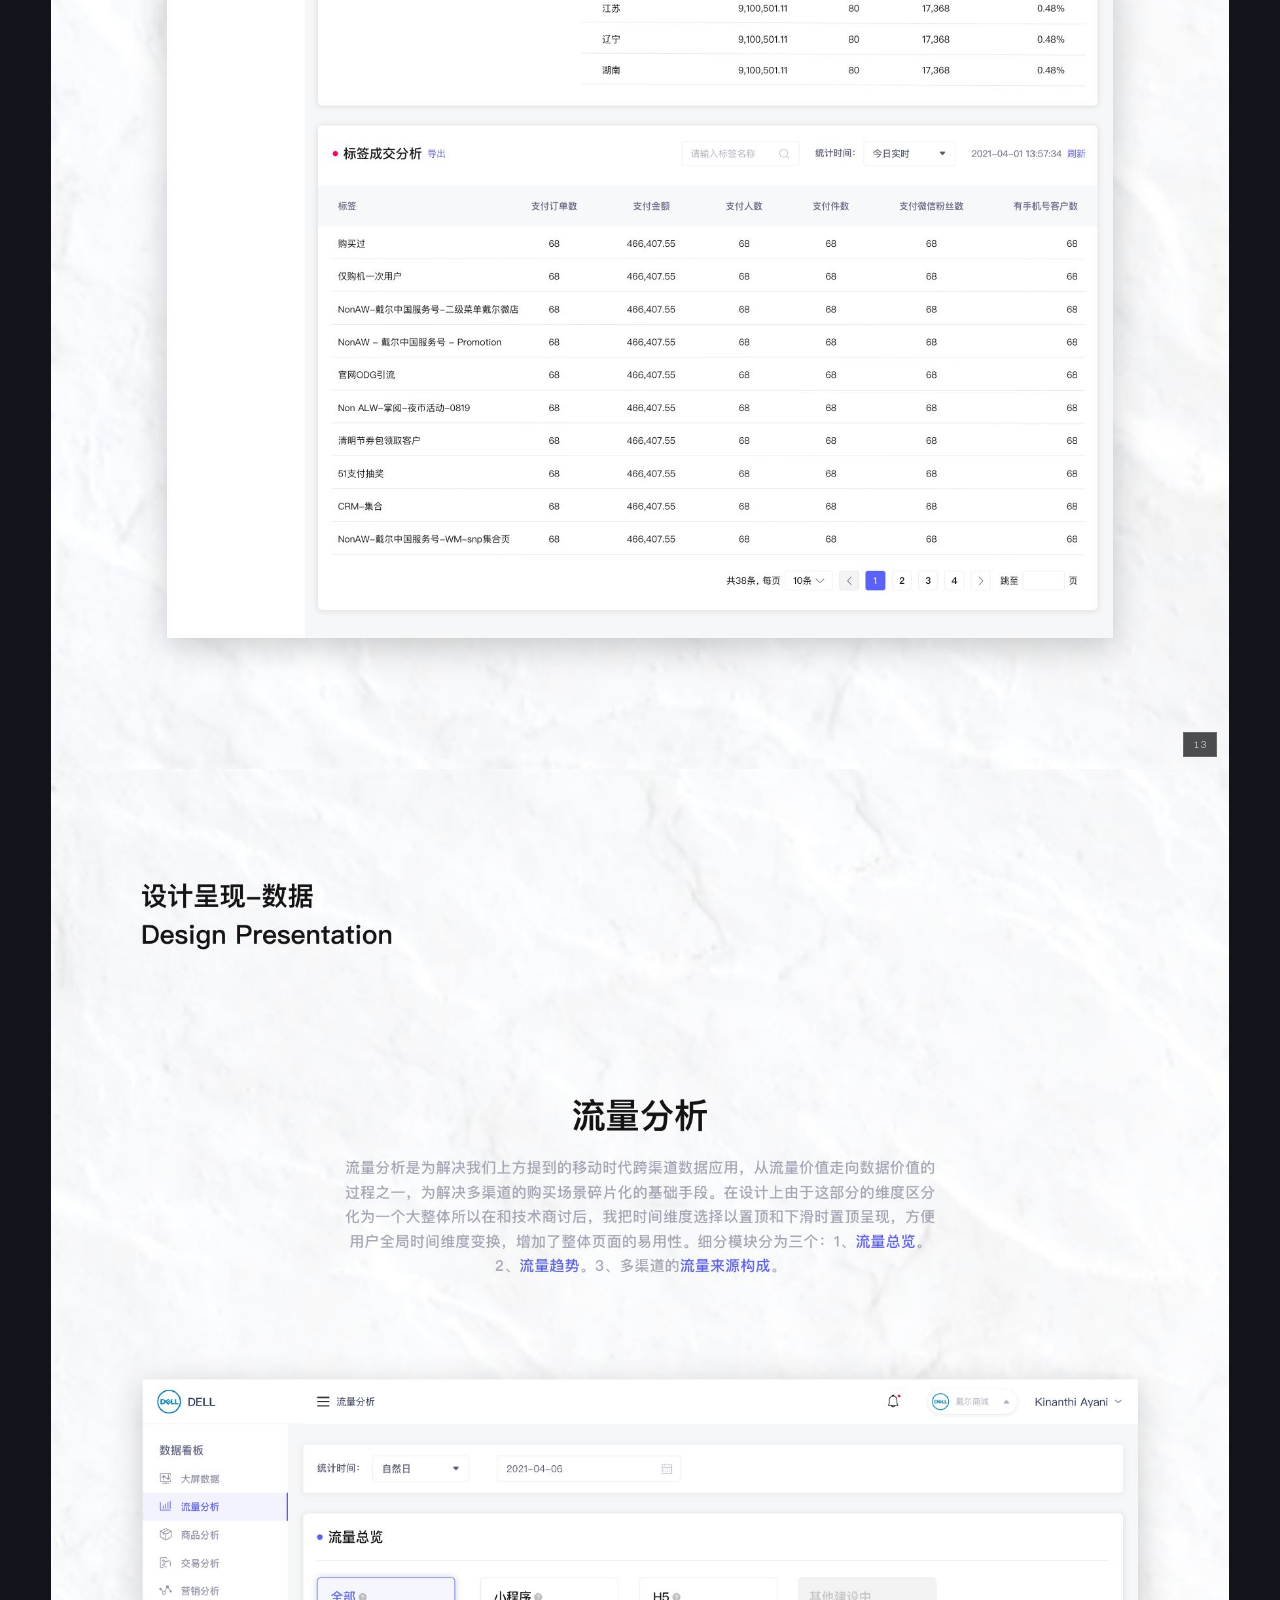
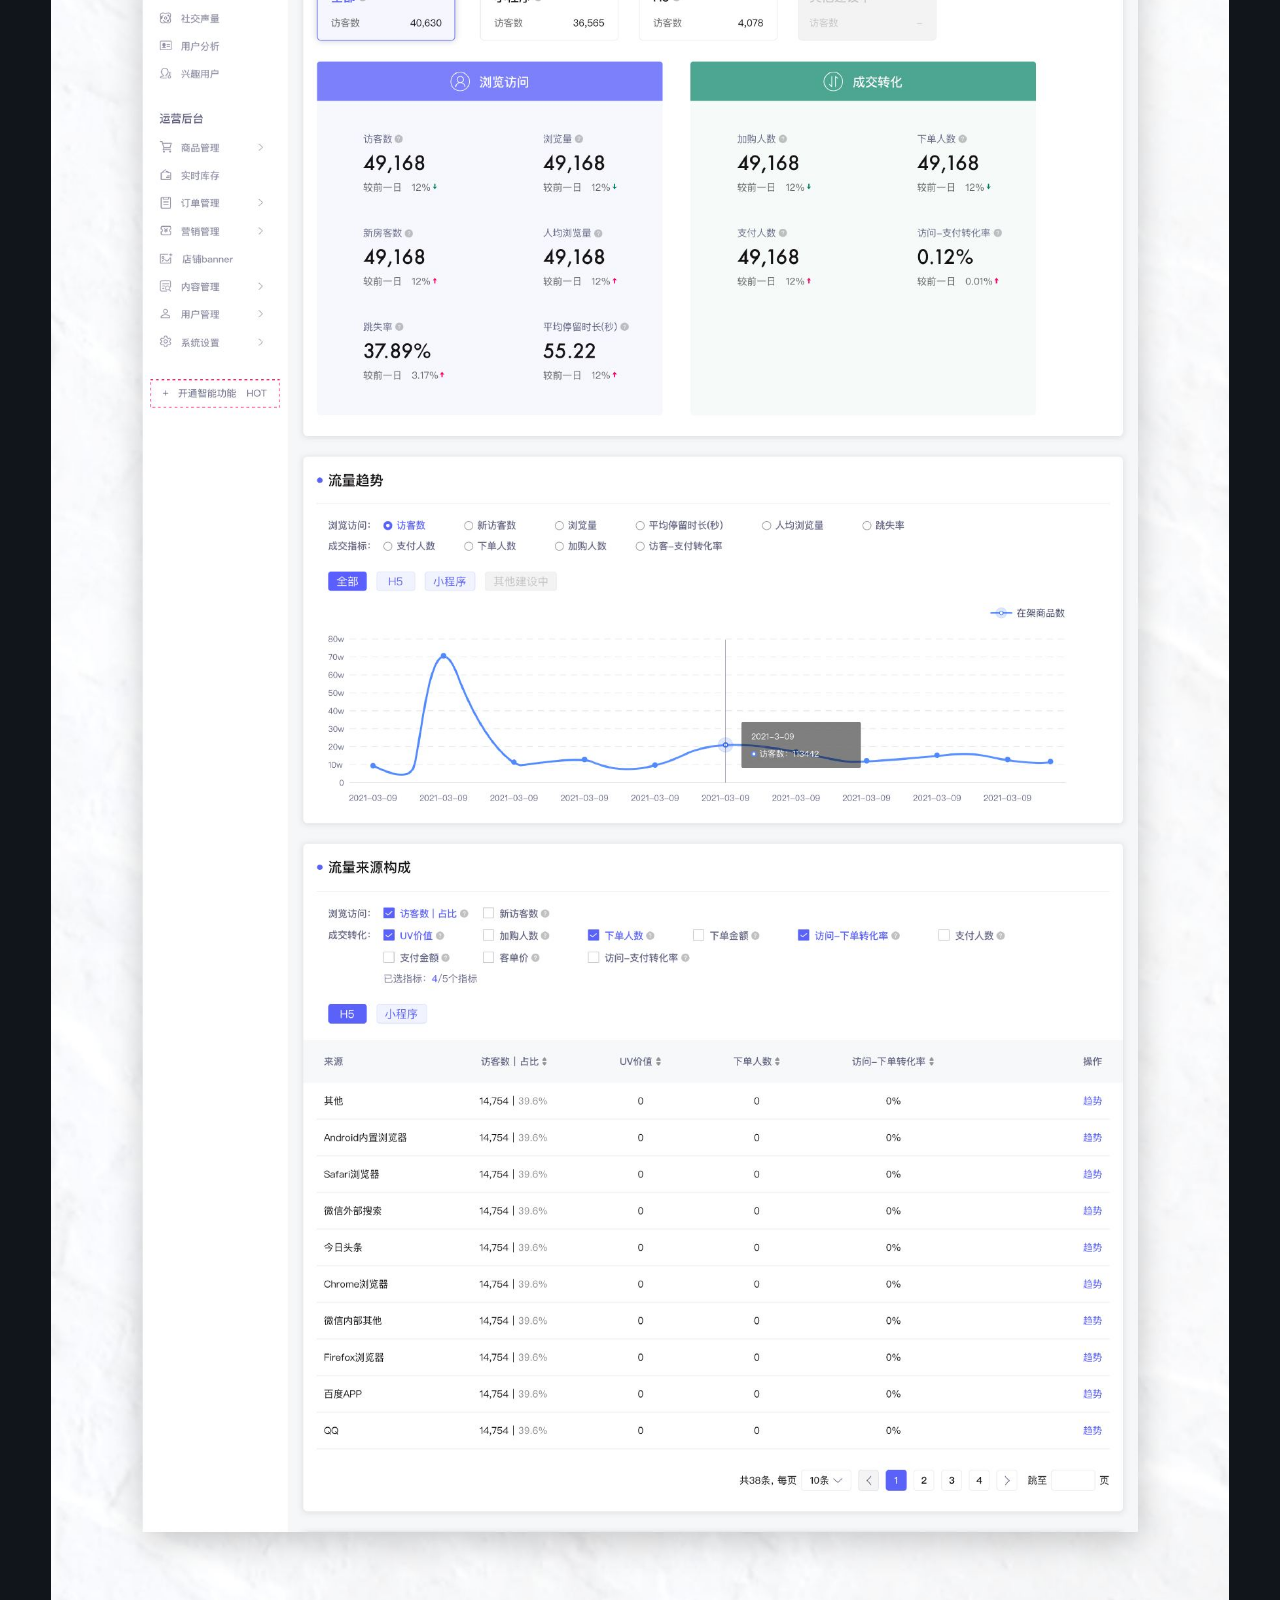
<file: projects/archive/index.html>
<!doctype html>
<html lang="zh-CN">
<head>
  <meta charset="utf-8">
  <meta name="viewport" content="width=device-width, initial-scale=1">
  <meta name="theme-color" content="#11151b">
  <meta name="description" content="北川作品集案例阅读页">
  <meta property="og:type" content="article">
  <meta property="og:site_name" content="BEI CHUAN DESIGN">
  <meta property="og:image" content="../../assets/portfolio-og.jpg">
  <meta name="twitter:card" content="summary_large_image">
  <title>案例阅读 / BEI CHUAN</title>
  <link rel="icon" href="../../assets/favicon.png" type="image/png">
  <link rel="stylesheet" href="./styles.css?v=20260901-2">
  <script src="../../analytics.js?v=20260909-1" defer></script>
</head>
<body>
  <a class="skip-link" href="#case-pages">跳到案例内容</a>

  <header class="case-header">
    <a class="case-back" data-case-return href="../../index.html?return=projects#projects" aria-label="返回作品集项目列表">
      <span class="case-back__symbol" aria-hidden="true">BC</span>
      <span class="case-back__copy"><strong>BEI CHUAN</strong><small id="header-case-title">CASE STUDY</small></span>
    </a>
    <nav class="chapter-nav" aria-label="案例章节">
      <a class="chapter-nav__home" data-case-return href="../../index.html?return=projects#projects">返回作品集</a>
      <div class="chapter-nav__links" id="chapter-links"></div>
    </nav>
    <div class="case-progress" aria-live="polite">
      <span id="current-page">01</span>
      <span>/</span>
      <span id="total-pages">01</span>
    </div>
  </header>

  <main>
    <section class="case-intro" aria-labelledby="case-title">
      <p class="case-eyebrow" id="case-eyebrow">ARCHIVE CASE / 2021</p>
      <h1 id="case-title">案例加载中</h1>
      <p class="case-summary" id="case-summary"></p>
      <dl class="case-meta">
        <div>
          <dt>项目时间</dt>
          <dd id="case-year"></dd>
        </div>
        <div>
          <dt>项目角色</dt>
          <dd id="case-role"></dd>
        </div>
        <div>
          <dt>内容范围</dt>
          <dd id="case-scope"></dd>
        </div>
      </dl>
      <p class="case-notice" id="case-notice" hidden></p>
    </section>

    <section class="case-pages" id="case-pages" aria-label="案例页面"></section>
  </main>

  <nav class="page-controls" aria-label="案例翻页">
    <button id="previous-page" type="button" aria-label="查看上一页">
      <span aria-hidden="true">←</span>
      <span class="page-controls__label">上一页</span>
    </button>
    <span class="page-controls__status" aria-live="polite">
      <b id="control-current-page">01</b>
      <i>/</i>
      <span id="control-total-pages">01</span>
    </span>
    <button id="next-page" type="button" aria-label="查看下一页">
      <span class="page-controls__label">下一页</span>
      <span aria-hidden="true">→</span>
    </button>
  </nav>

  <script src="../../scripts/case-return.js?v=20260901-2"></script>
  <script src="./script.js?v=20260901-2"></script>
</body>
</html>
</file>
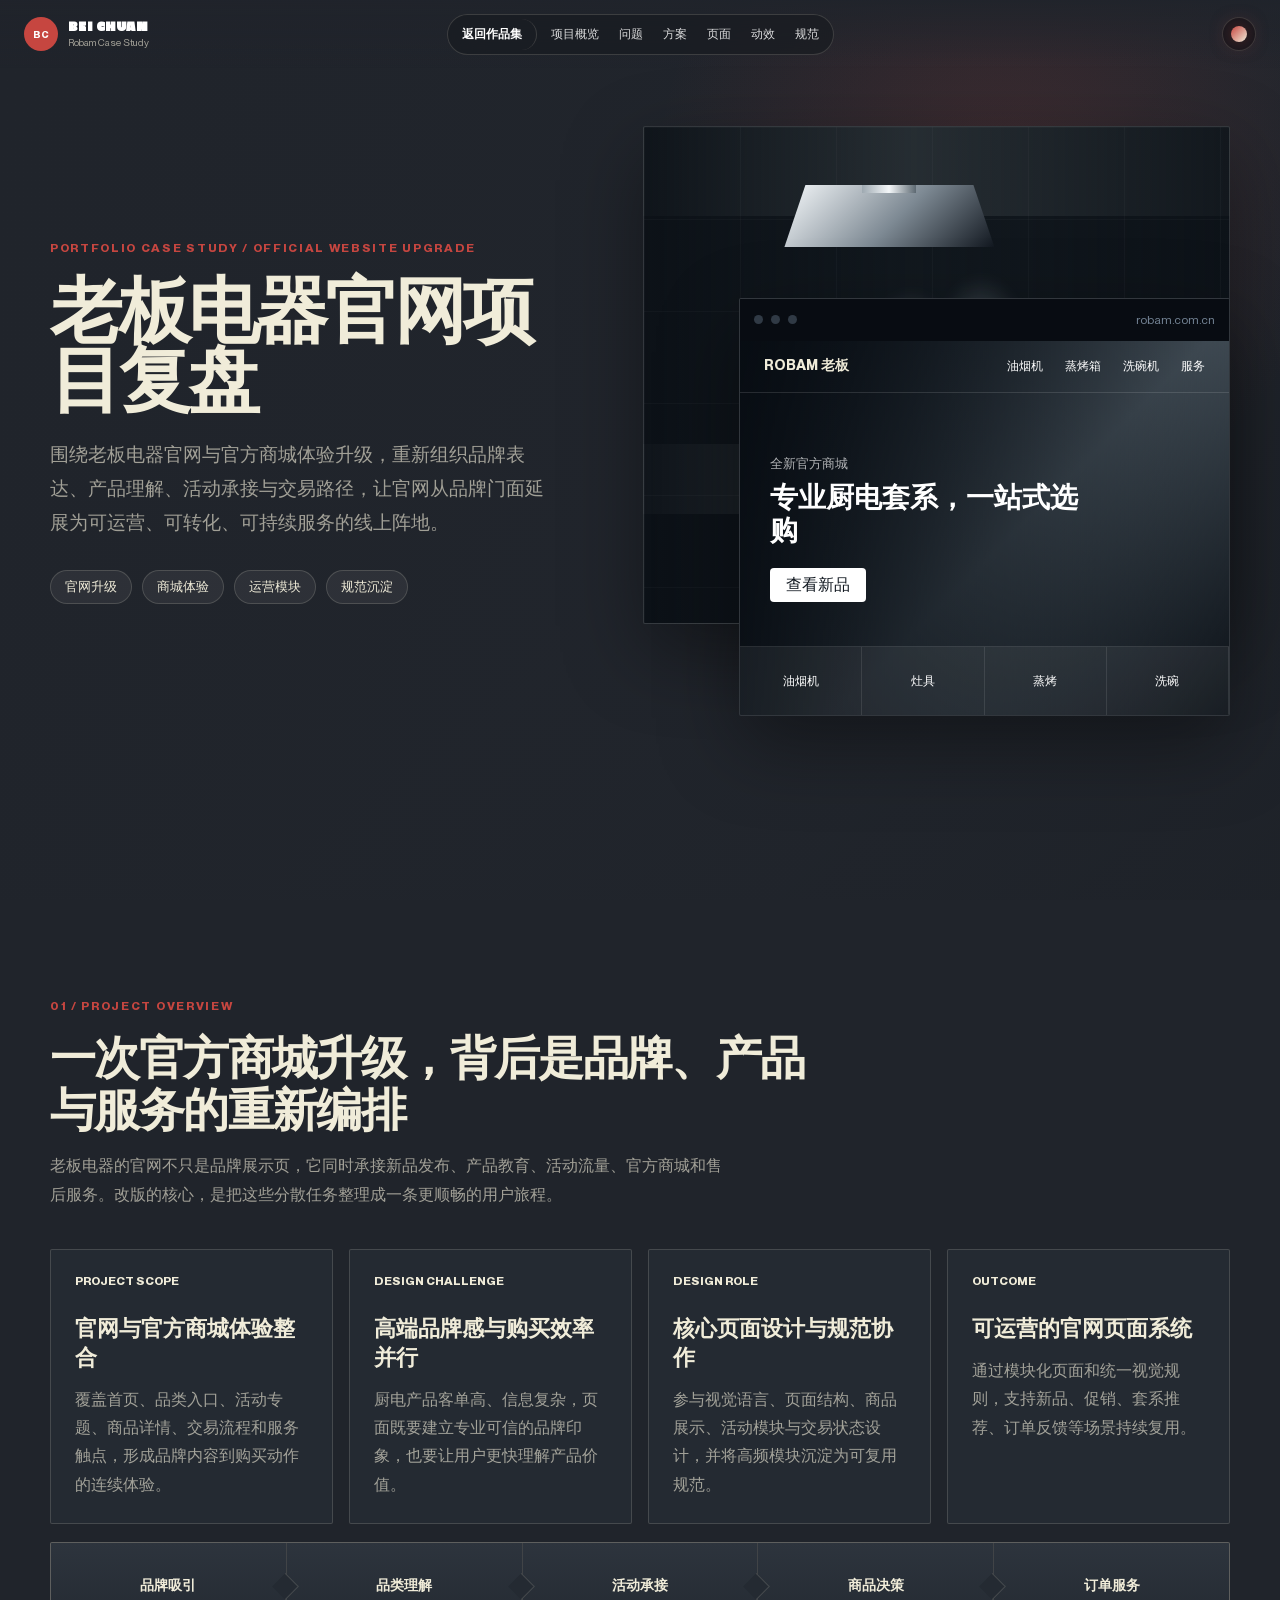
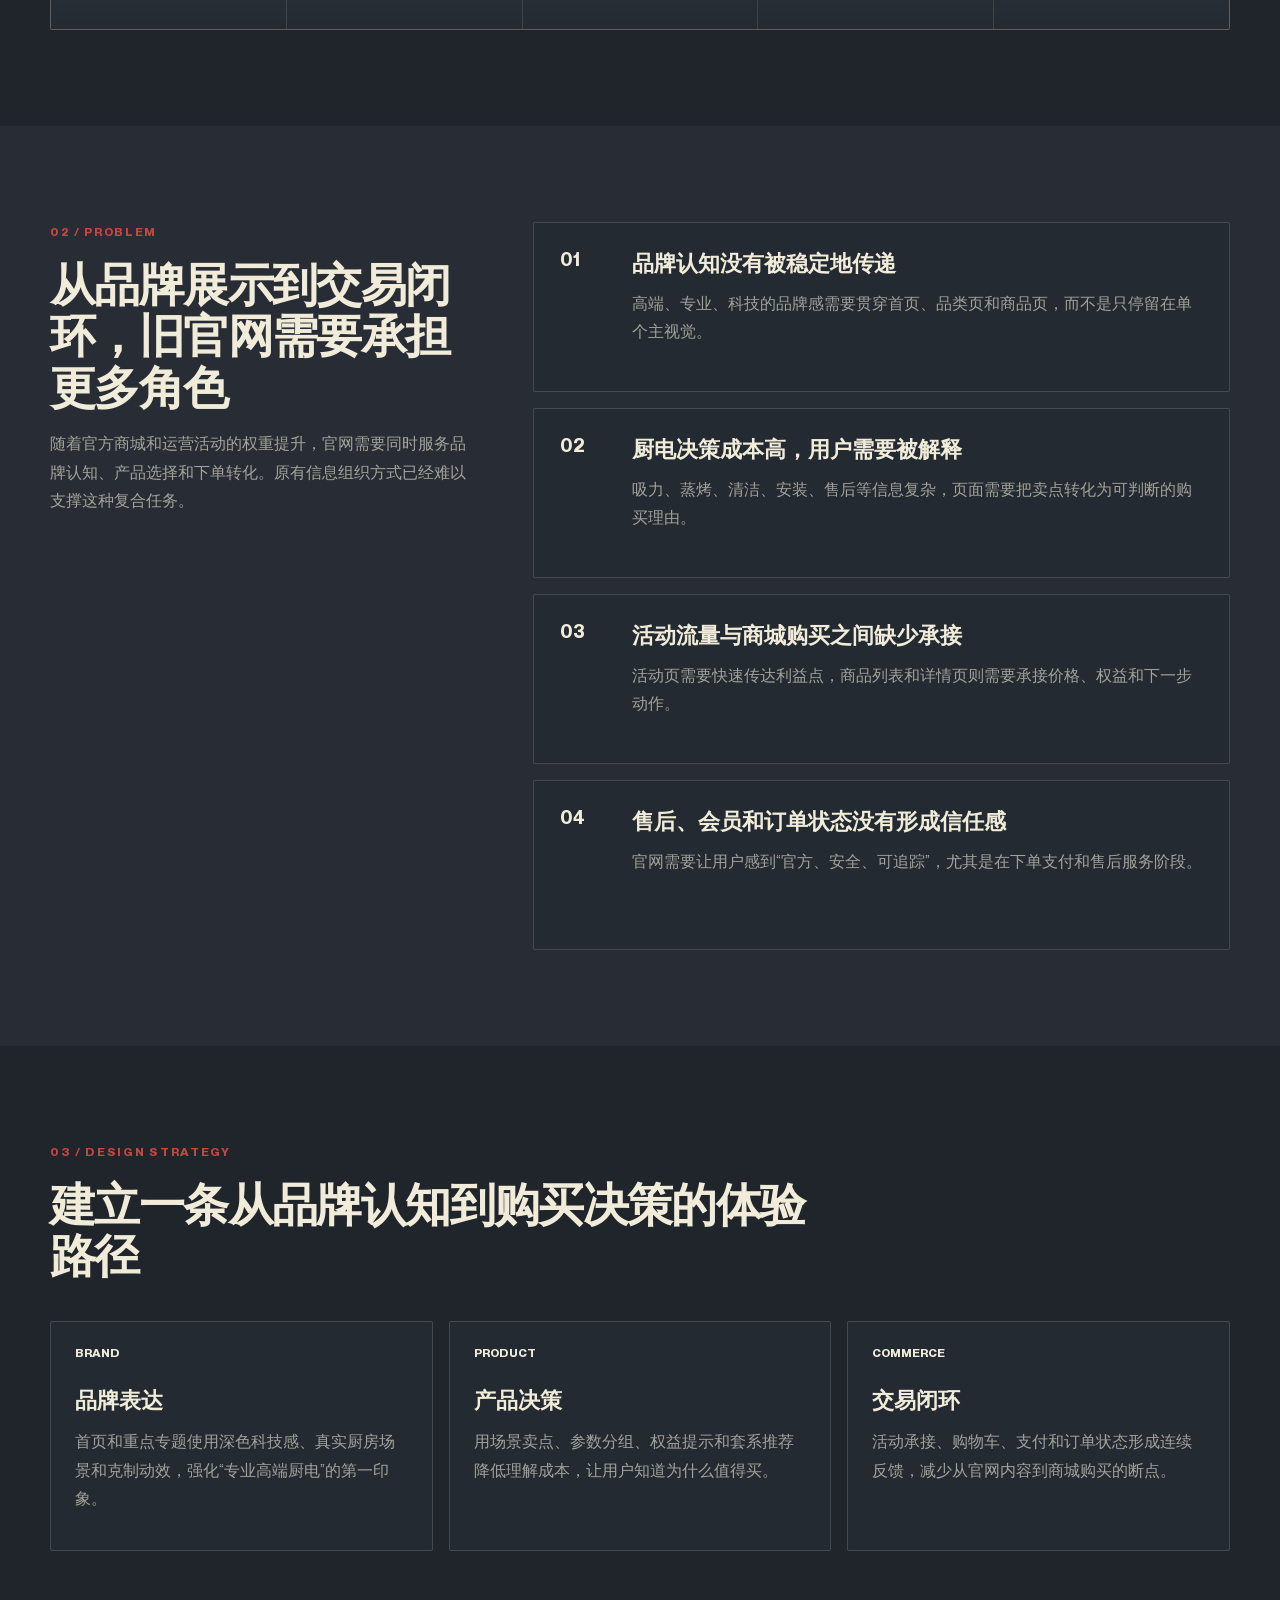
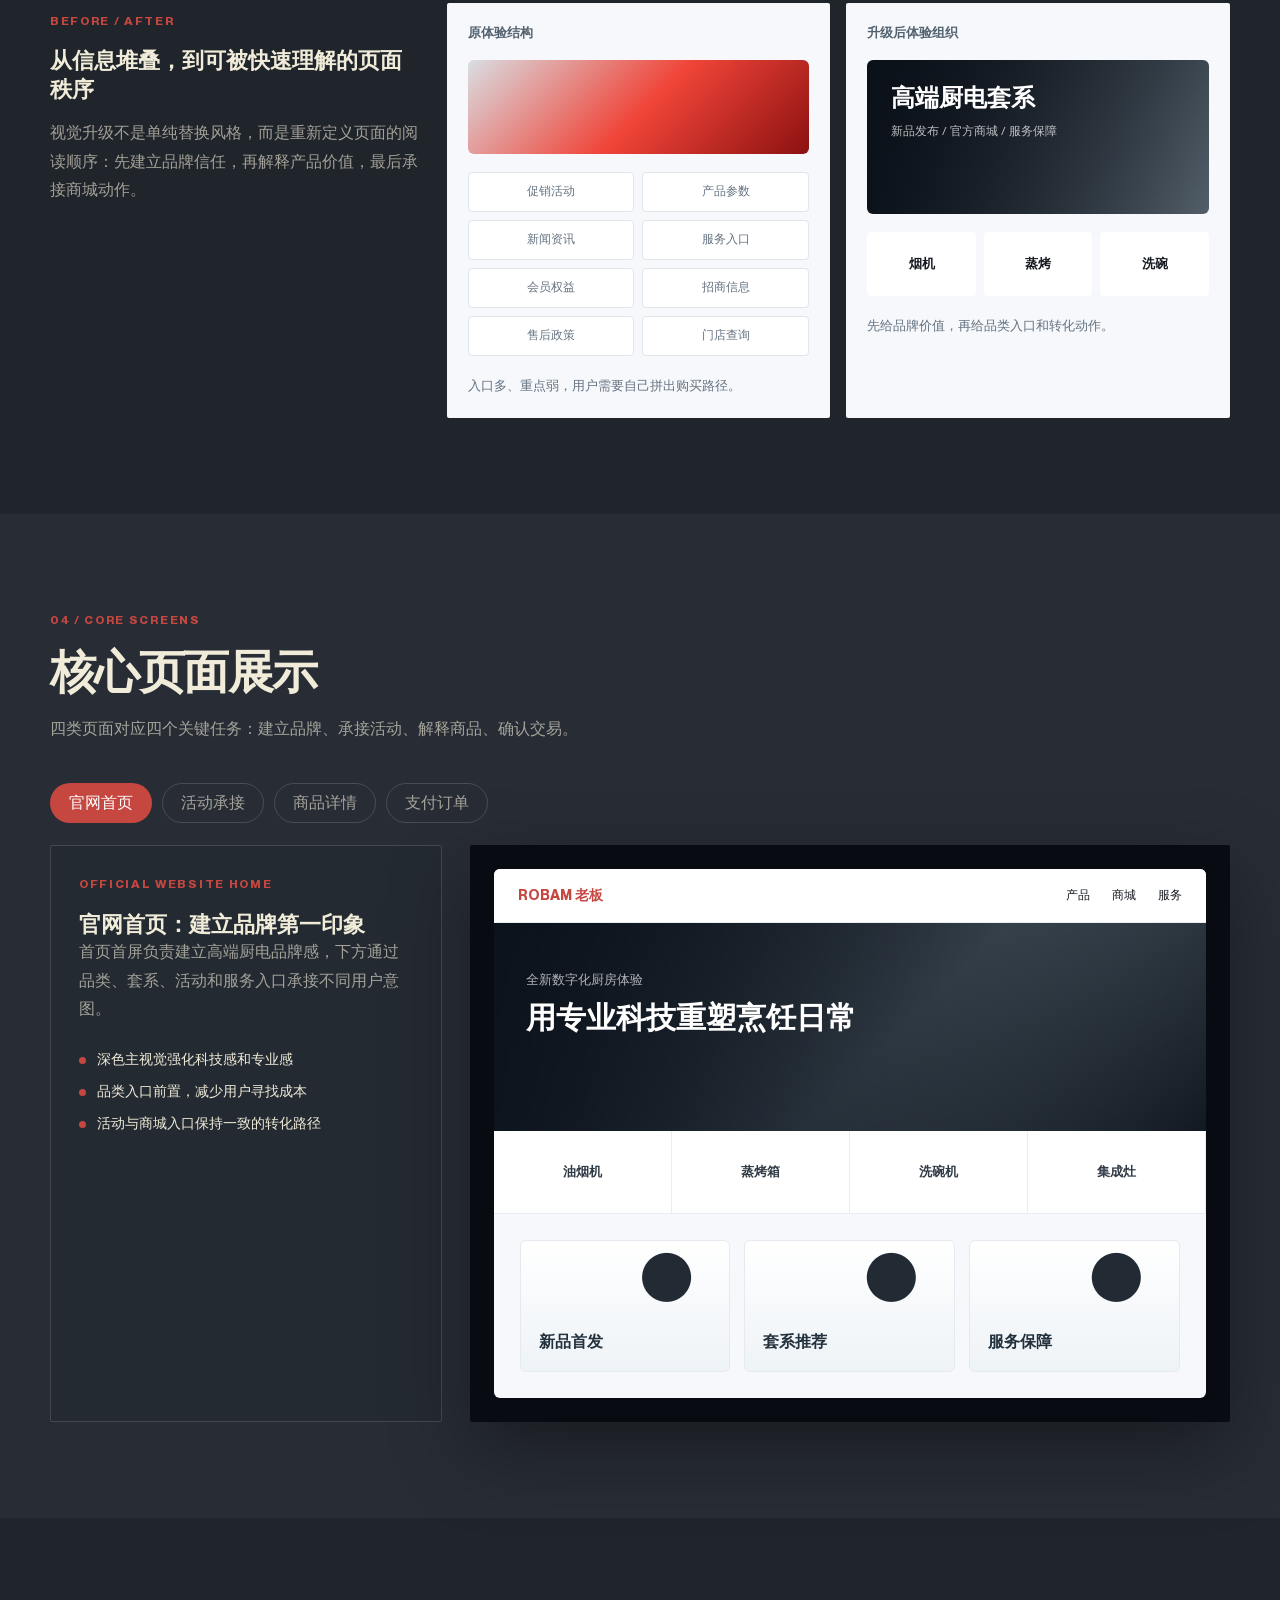
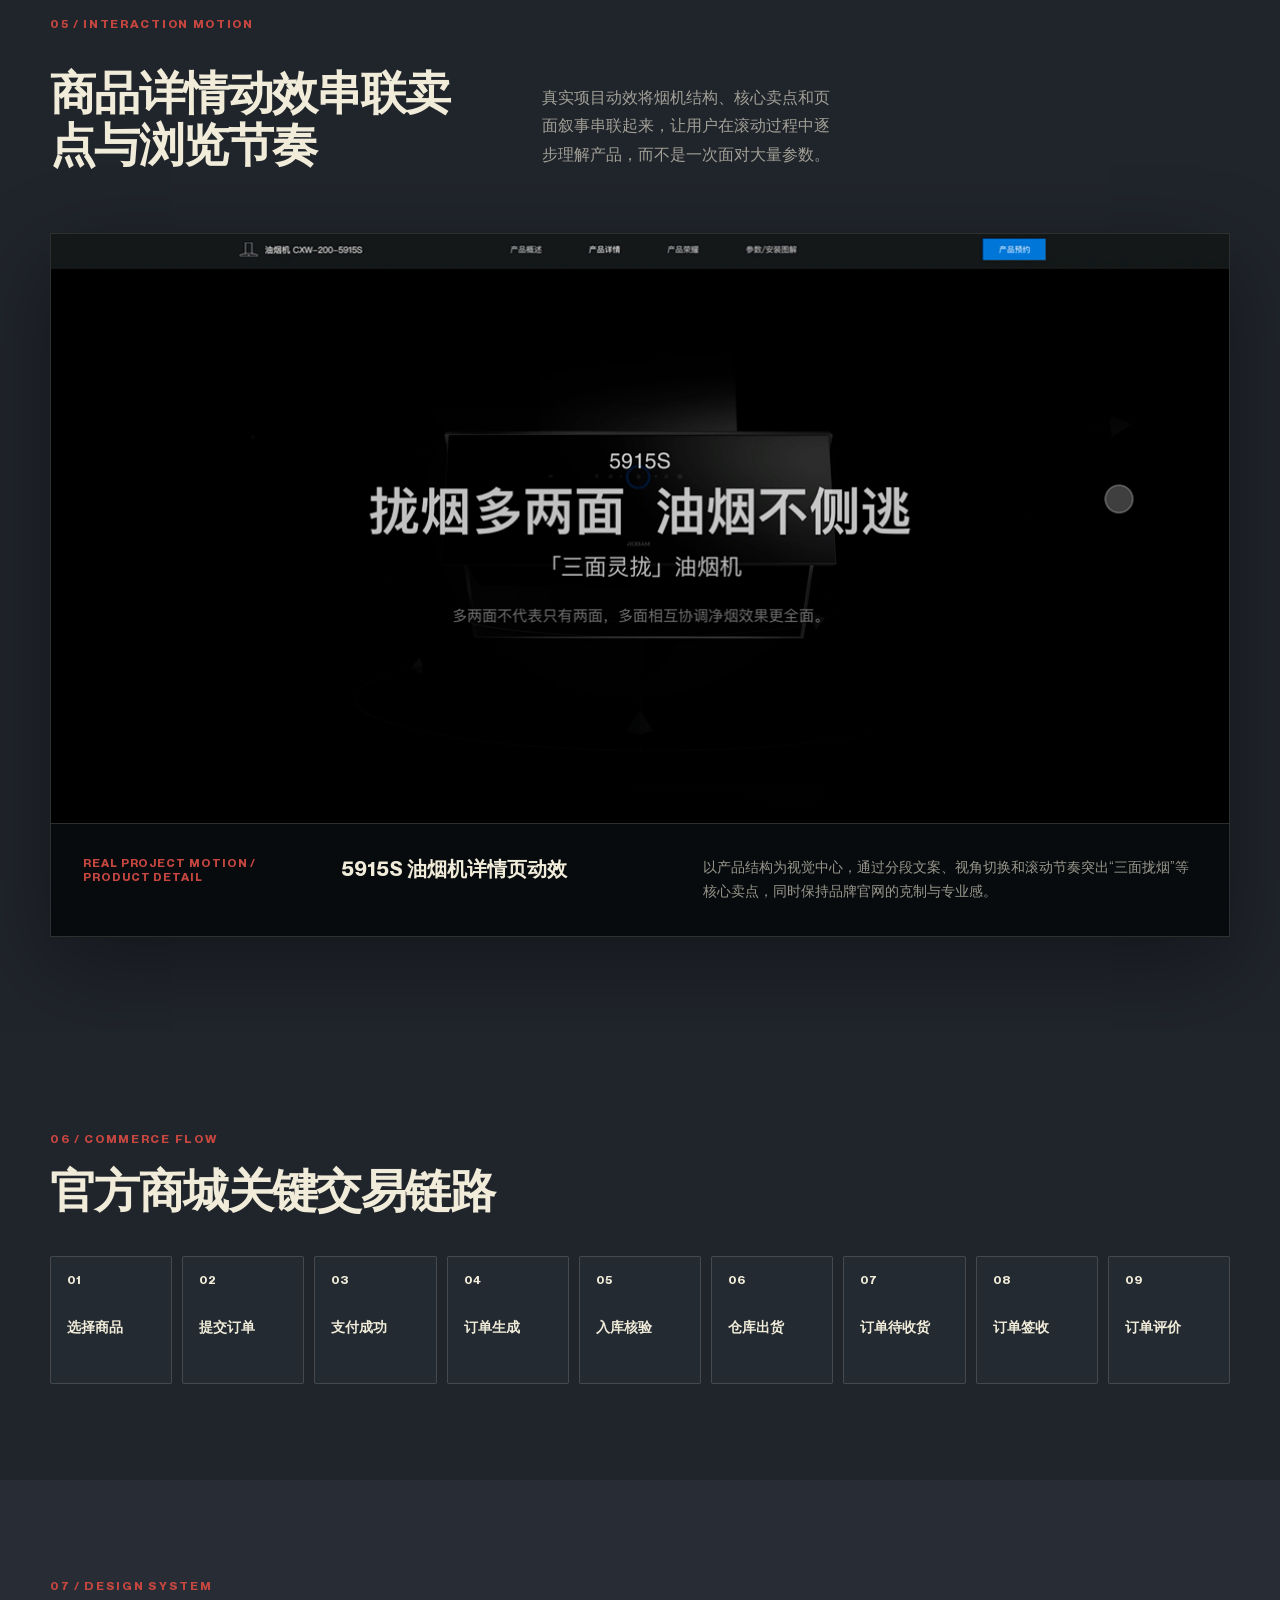
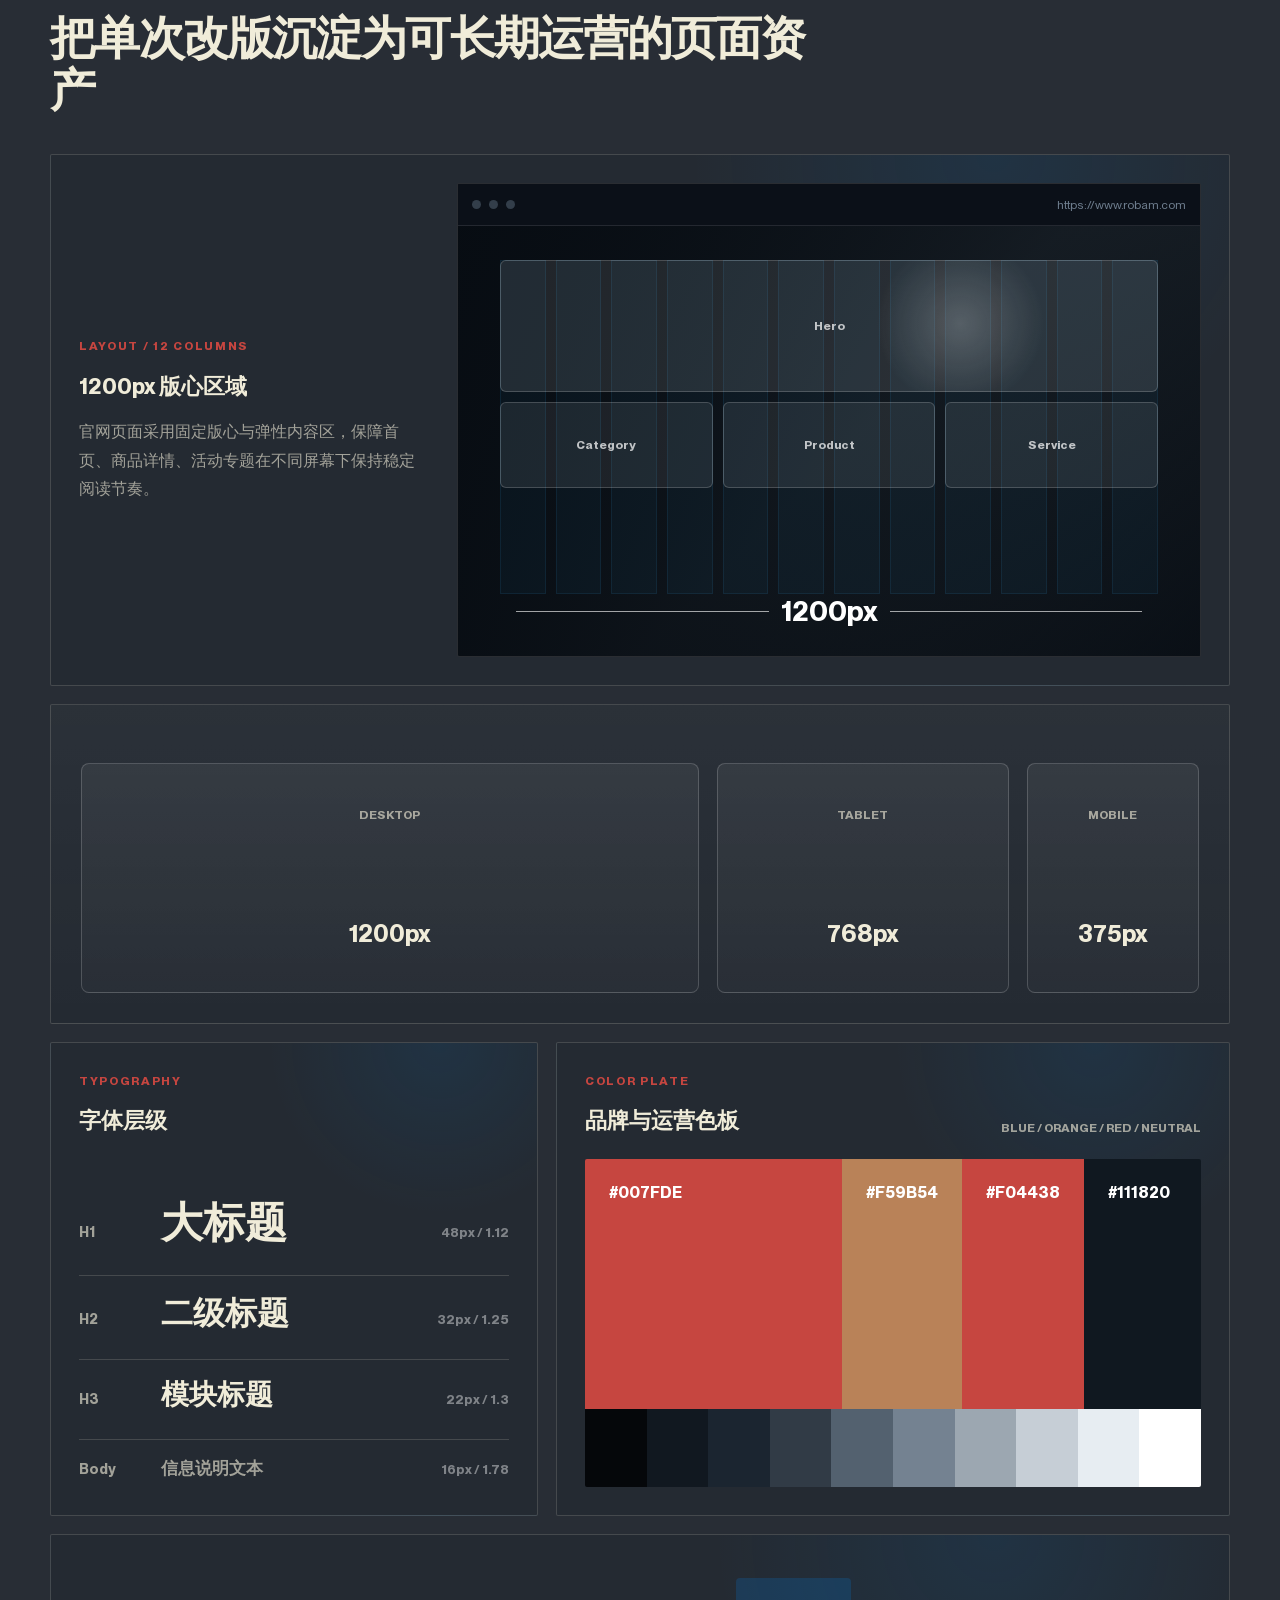
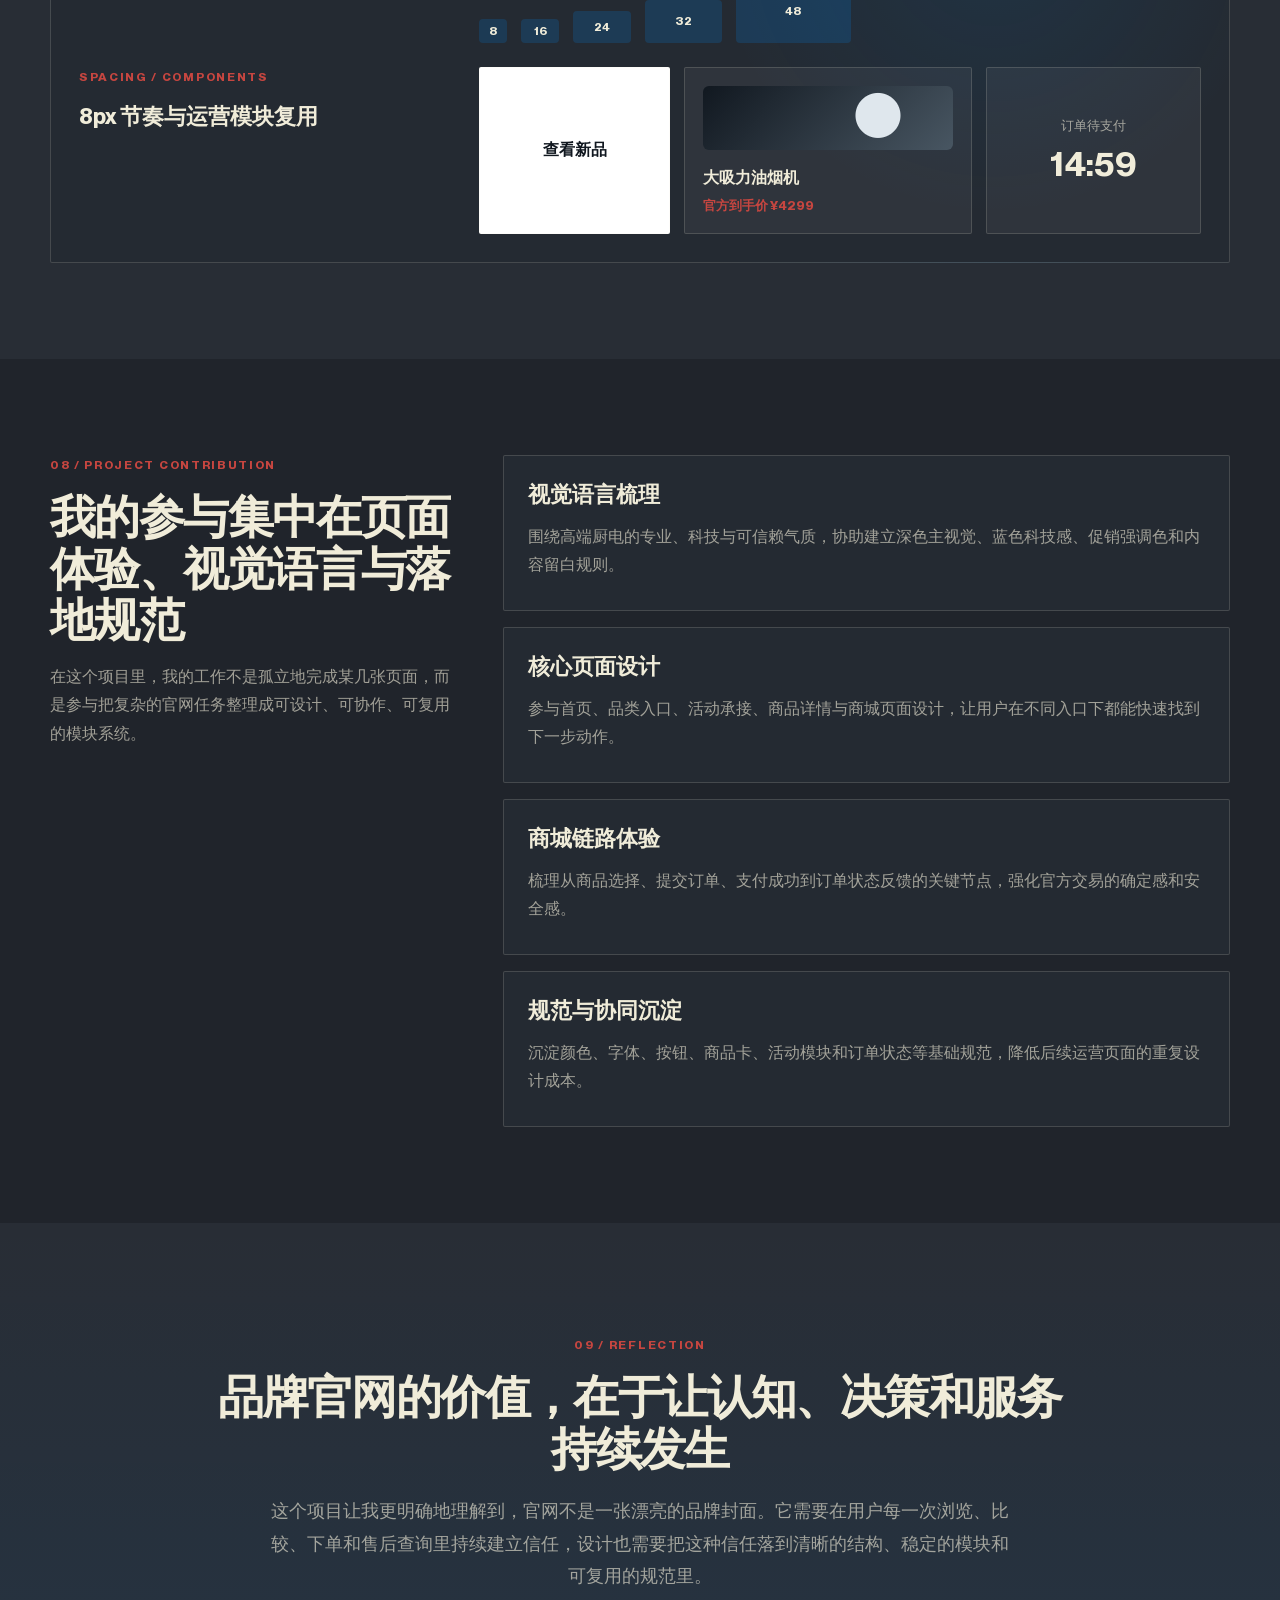
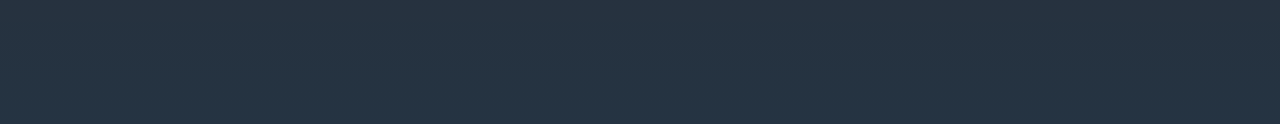
<file: projects/robam/index.html>
<!doctype html>
<html lang="zh-CN">
  <head>
    <meta charset="utf-8" />
    <meta name="viewport" content="width=device-width, initial-scale=1" />
    <meta name="robots" content="noindex, nofollow" />
    <title>老板电器官网项目复盘 | Portfolio Case Study</title>
    <meta
      name="description"
      content="个人作品集案例：老板电器官网项目复盘，聚焦项目角色、原有问题、解决策略、核心页面与设计沉淀。"
    />
    <link rel="stylesheet" href="./styles.css?v=20260901-2" />
    <script src="../../analytics.js?v=20260909-1" defer></script>
  </head>
  <body>
    <div class="page-shell">
      <header class="topbar" aria-label="页面导航">
        <a class="brand-mark" data-case-return href="../../index.html?return=projects#projects" aria-label="返回个人网站项目列表">
          <span class="brand-mark__symbol">BC</span>
          <span>
            <strong>BEI CHUAN</strong>
            <small>Robam Case Study</small>
          </span>
        </a>
        <nav class="topbar__nav" aria-label="章节导航">
          <a class="topbar__home-link" data-case-return href="../../index.html?return=projects#projects">返回作品集</a>
          <a href="#snapshot">项目概览</a>
          <a href="#problem">问题</a>
          <a href="#solution">方案</a>
          <a href="#screens">页面</a>
          <a href="#motion">动效</a>
          <a href="#system">规范</a>
        </nav>
        <button class="theme-button" type="button" data-theme-toggle aria-label="切换显示模式">
          <span></span>
        </button>
      </header>

      <main id="top">
        <section class="hero-section">
          <div class="container hero-grid">
            <div class="hero-copy">
              <p class="section-label">Portfolio Case Study / Official Website Upgrade</p>
              <h1>老板电器官网项目复盘</h1>
              <p class="hero-lede">
                围绕老板电器官网与官方商城体验升级，重新组织品牌表达、产品理解、活动承接与交易路径，让官网从品牌门面延展为可运营、可转化、可持续服务的线上阵地。
              </p>
              <div class="hero-tags" aria-label="项目标签">
                <span>官网升级</span>
                <span>商城体验</span>
                <span>运营模块</span>
                <span>规范沉淀</span>
              </div>
            </div>

            <div class="hero-preview" aria-label="老板电器官网主视觉预览">
              <div class="kitchen-photo">
                <div class="appliance appliance--hood"></div>
                <div class="appliance appliance--oven"></div>
                <div class="cooktop">
                  <span></span>
                  <span></span>
                </div>
                <div class="steam steam--one"></div>
                <div class="steam steam--two"></div>
              </div>
              <div class="hero-browser">
                <div class="browser-bar">
                  <span></span><span></span><span></span>
                  <small>robam.com.cn</small>
                </div>
                <div class="site-hero">
                  <div class="site-nav">
                    <strong>ROBAM 老板</strong>
                    <span>油烟机</span>
                    <span>蒸烤箱</span>
                    <span>洗碗机</span>
                    <span>服务</span>
                  </div>
                  <div class="site-hero__content">
                    <small>全新官方商城</small>
                    <strong>专业厨电套系，一站式选购</strong>
                    <button type="button">查看新品</button>
                  </div>
                  <div class="site-categories">
                    <span>油烟机</span>
                    <span>灶具</span>
                    <span>蒸烤</span>
                    <span>洗碗</span>
                  </div>
                </div>
              </div>
            </div>
          </div>
        </section>

        <section class="overview-section" id="snapshot">
          <div class="container">
            <div class="section-heading">
              <p class="section-label">01 / Project Overview</p>
              <h2>一次官方商城升级，背后是品牌、产品与服务的重新编排</h2>
              <p>
                老板电器的官网不只是品牌展示页，它同时承接新品发布、产品教育、活动流量、官方商城和售后服务。改版的核心，是把这些分散任务整理成一条更顺畅的用户旅程。
              </p>
            </div>
            <div class="snapshot-grid">
              <article>
                <span>Project Scope</span>
                <h3>官网与官方商城体验整合</h3>
                <p>覆盖首页、品类入口、活动专题、商品详情、交易流程和服务触点，形成品牌内容到购买动作的连续体验。</p>
              </article>
              <article>
                <span>Design Challenge</span>
                <h3>高端品牌感与购买效率并行</h3>
                <p>厨电产品客单高、信息复杂，页面既要建立专业可信的品牌印象，也要让用户更快理解产品价值。</p>
              </article>
              <article>
                <span>Design Role</span>
                <h3>核心页面设计与规范协作</h3>
                <p>参与视觉语言、页面结构、商品展示、活动模块与交易状态设计，并将高频模块沉淀为可复用规范。</p>
              </article>
              <article>
                <span>Outcome</span>
                <h3>可运营的官网页面系统</h3>
                <p>通过模块化页面和统一视觉规则，支持新品、促销、套系推荐、订单反馈等场景持续复用。</p>
              </article>
            </div>
            <div class="narrative-line" aria-label="官网体验路径">
              <span>品牌吸引</span>
              <span>品类理解</span>
              <span>活动承接</span>
              <span>商品决策</span>
              <span>订单服务</span>
            </div>
          </div>
        </section>

        <section class="problem-section" id="problem">
          <div class="container two-column">
            <div class="section-heading sticky-heading">
              <p class="section-label">02 / Problem</p>
              <h2>从品牌展示到交易闭环，旧官网需要承担更多角色</h2>
              <p>
                随着官方商城和运营活动的权重提升，官网需要同时服务品牌认知、产品选择和下单转化。原有信息组织方式已经难以支撑这种复合任务。
              </p>
            </div>
            <div class="problem-list">
              <article>
                <span>01</span>
                <div>
                  <h3>品牌认知没有被稳定地传递</h3>
                  <p>高端、专业、科技的品牌感需要贯穿首页、品类页和商品页，而不是只停留在单个主视觉。</p>
                </div>
              </article>
              <article>
                <span>02</span>
                <div>
                  <h3>厨电决策成本高，用户需要被解释</h3>
                  <p>吸力、蒸烤、清洁、安装、售后等信息复杂，页面需要把卖点转化为可判断的购买理由。</p>
                </div>
              </article>
              <article>
                <span>03</span>
                <div>
                  <h3>活动流量与商城购买之间缺少承接</h3>
                  <p>活动页需要快速传达利益点，商品列表和详情页则需要承接价格、权益和下一步动作。</p>
                </div>
              </article>
              <article>
                <span>04</span>
                <div>
                  <h3>售后、会员和订单状态没有形成信任感</h3>
                  <p>官网需要让用户感到“官方、安全、可追踪”，尤其是在下单支付和售后服务阶段。</p>
                </div>
              </article>
            </div>
          </div>
        </section>

        <section class="solution-section" id="solution">
          <div class="container">
            <div class="section-heading">
              <p class="section-label">03 / Design Strategy</p>
              <h2>建立一条从品牌认知到购买决策的体验路径</h2>
            </div>
            <div class="solution-grid">
              <article>
                <span class="solution-index">Brand</span>
                <h3>品牌表达</h3>
                <p>首页和重点专题使用深色科技感、真实厨房场景和克制动效，强化“专业高端厨电”的第一印象。</p>
              </article>
              <article>
                <span class="solution-index">Product</span>
                <h3>产品决策</h3>
                <p>用场景卖点、参数分组、权益提示和套系推荐降低理解成本，让用户知道为什么值得买。</p>
              </article>
              <article>
                <span class="solution-index">Commerce</span>
                <h3>交易闭环</h3>
                <p>活动承接、购物车、支付和订单状态形成连续反馈，减少从官网内容到商城购买的断点。</p>
              </article>
            </div>

            <div class="before-after">
              <div class="compare-copy">
                <p class="section-label">Before / After</p>
                <h3>从信息堆叠，到可被快速理解的页面秩序</h3>
                <p>
                  视觉升级不是单纯替换风格，而是重新定义页面的阅读顺序：先建立品牌信任，再解释产品价值，最后承接商城动作。
                </p>
              </div>
              <div class="compare-board">
                <article class="mini-page mini-page--old">
                  <div class="mini-page__header">原体验结构</div>
                  <div class="mini-page__banner"></div>
                  <div class="mini-page__dense">
                    <span>促销活动</span><span>产品参数</span><span>新闻资讯</span><span>服务入口</span>
                    <span>会员权益</span><span>招商信息</span><span>售后政策</span><span>门店查询</span>
                  </div>
                  <p>入口多、重点弱，用户需要自己拼出购买路径。</p>
                </article>
                <article class="mini-page mini-page--new">
                  <div class="mini-page__header">升级后体验组织</div>
                  <div class="mini-page__hero">
                    <strong>高端厨电套系</strong>
                    <span>新品发布 / 官方商城 / 服务保障</span>
                  </div>
                  <div class="mini-products">
                    <span>烟机</span><span>蒸烤</span><span>洗碗</span>
                  </div>
                  <p>先给品牌价值，再给品类入口和转化动作。</p>
                </article>
              </div>
            </div>
          </div>
        </section>

        <section class="screens-section" id="screens">
          <div class="container">
            <div class="section-heading">
              <p class="section-label">04 / Core Screens</p>
              <h2>核心页面展示</h2>
              <p>四类页面对应四个关键任务：建立品牌、承接活动、解释商品、确认交易。</p>
            </div>
            <div class="screen-tabs" role="tablist" aria-label="核心页面切换">
              <button class="screen-tab is-active" type="button" data-screen="home">官网首页</button>
              <button class="screen-tab" type="button" data-screen="campaign">活动承接</button>
              <button class="screen-tab" type="button" data-screen="detail">商品详情</button>
              <button class="screen-tab" type="button" data-screen="checkout">支付订单</button>
            </div>
            <div class="screen-showcase">
              <div class="screen-copy">
                <p class="section-label" data-screen-kicker>Official Website Home</p>
                <h3 data-screen-title>官网首页：建立品牌第一印象</h3>
                <p data-screen-body>
                  首页首屏负责建立高端厨电品牌感，下方通过品类、套系、活动和服务入口承接不同用户意图。
                </p>
                <ul data-screen-points>
                  <li>深色主视觉强化科技感和专业感</li>
                  <li>品类入口前置，减少用户寻找成本</li>
                  <li>活动与商城入口保持一致的转化路径</li>
                </ul>
              </div>
              <div class="screen-device" data-screen-device>
                <div class="mock-page mock-page--home">
                  <div class="mock-topline">
                    <strong>ROBAM 老板</strong>
                    <span>产品</span><span>商城</span><span>服务</span>
                  </div>
                  <div class="mock-hero">
                    <small>全新数字化厨房体验</small>
                    <strong>用专业科技重塑烹饪日常</strong>
                  </div>
                  <div class="mock-category-row">
                    <span>油烟机</span><span>蒸烤箱</span><span>洗碗机</span><span>集成灶</span>
                  </div>
                  <div class="mock-card-row">
                    <span>新品首发</span><span>套系推荐</span><span>服务保障</span>
                  </div>
                </div>
              </div>
            </div>
          </div>
        </section>

        <section class="motion-section" id="motion" aria-labelledby="motion-title">
          <div class="container">
            <div class="section-heading section-heading--motion">
              <p class="section-label">05 / Interaction Motion</p>
              <h2 id="motion-title">商品详情动效串联卖点与浏览节奏</h2>
              <p>真实项目动效将烟机结构、核心卖点和页面叙事串联起来，让用户在滚动过程中逐步理解产品，而不是一次面对大量参数。</p>
            </div>
            <figure class="motion-showcase">
              <div class="motion-showcase__media">
                <video
                  src="../../assets/projects/robam/product-detail-motion.mp4"
                  poster="../../assets/projects/robam/product-detail-motion-poster.png"
                  muted
                  loop
                  playsinline
                  autoplay
                  controls
                  preload="metadata"
                  aria-label="老板电器 5915S 油烟机商品详情页动效演示"
                ></video>
              </div>
              <figcaption>
                <span>REAL PROJECT MOTION / PRODUCT DETAIL</span>
                <strong>5915S 油烟机详情页动效</strong>
                <p>以产品结构为视觉中心，通过分段文案、视角切换和滚动节奏突出“三面拢烟”等核心卖点，同时保持品牌官网的克制与专业感。</p>
              </figcaption>
            </figure>
          </div>
        </section>

        <section class="journey-section">
          <div class="container">
            <div class="section-heading">
              <p class="section-label">06 / Commerce Flow</p>
              <h2>官方商城关键交易链路</h2>
            </div>
            <ol class="flow-list">
              <li><span>01</span>选择商品</li>
              <li><span>02</span>提交订单</li>
              <li><span>03</span>支付成功</li>
              <li><span>04</span>订单生成</li>
              <li><span>05</span>入库核验</li>
              <li><span>06</span>仓库出货</li>
              <li><span>07</span>订单待收货</li>
              <li><span>08</span>订单签收</li>
              <li><span>09</span>订单评价</li>
            </ol>
          </div>
        </section>

        <section class="system-section" id="system">
          <div class="container">
            <div class="section-heading">
              <p class="section-label">07 / Design System</p>
              <h2>把单次改版沉淀为可长期运营的页面资产</h2>
            </div>
            <div class="system-visual-stack">
              <section class="layout-showcase" aria-labelledby="layout-title">
                <div class="system-copy">
                  <p class="section-label">Layout / 12 Columns</p>
                  <h3 id="layout-title">1200px 版心区域</h3>
                  <p>官网页面采用固定版心与弹性内容区，保障首页、商品详情、活动专题在不同屏幕下保持稳定阅读节奏。</p>
                </div>
                <div class="grid-visual" aria-label="1200px 版心与十二栅格示意">
                  <div class="grid-browser">
                    <div class="grid-browser__bar">
                      <span></span><span></span><span></span>
                      <small>https://www.robam.com</small>
                    </div>
                    <div class="grid-browser__canvas">
                      <div class="grid-overlay">
                        <span></span><span></span><span></span><span></span><span></span><span></span>
                        <span></span><span></span><span></span><span></span><span></span><span></span>
                      </div>
                      <div class="grid-page-grid">
                        <div class="grid-hero-block">Hero</div>
                        <div class="grid-card grid-card--one">Category</div>
                        <div class="grid-card grid-card--two">Product</div>
                        <div class="grid-card grid-card--three">Service</div>
                      </div>
                      <div class="grid-measure">
                        <span></span>
                        <strong>1200px</strong>
                        <span></span>
                      </div>
                    </div>
                  </div>
                </div>
              </section>

              <div class="responsive-visual" aria-label="响应式断点">
                <div class="device-card device-card--desktop">
                  <span>Desktop</span>
                  <strong>1200px</strong>
                </div>
                <div class="device-card device-card--tablet">
                  <span>Tablet</span>
                  <strong>768px</strong>
                </div>
                <div class="device-card device-card--mobile">
                  <span>Mobile</span>
                  <strong>375px</strong>
                </div>
              </div>

              <div class="spec-visual-grid">
                <section class="type-scale-board" aria-labelledby="type-title">
                  <div>
                    <p class="section-label">Typography</p>
                    <h3 id="type-title">字体层级</h3>
                  </div>
                  <div class="type-scale-list">
                    <div>
                      <span>H1</span>
                      <strong>大标题</strong>
                      <em>48px / 1.12</em>
                    </div>
                    <div>
                      <span>H2</span>
                      <strong>二级标题</strong>
                      <em>32px / 1.25</em>
                    </div>
                    <div>
                      <span>H3</span>
                      <strong>模块标题</strong>
                      <em>22px / 1.3</em>
                    </div>
                    <div>
                      <span>Body</span>
                      <strong>信息说明文本</strong>
                      <em>16px / 1.78</em>
                    </div>
                  </div>
                </section>

                <section class="color-plate-board" aria-labelledby="color-title">
                  <div class="color-title-row">
                    <div>
                      <p class="section-label">Color Plate</p>
                      <h3 id="color-title">品牌与运营色板</h3>
                    </div>
                    <span>Blue / Orange / Red / Neutral</span>
                  </div>
                  <div class="color-plate">
                    <span class="color-plate__blue">#007FDE</span>
                    <span class="color-plate__orange">#F59B54</span>
                    <span class="color-plate__red">#F04438</span>
                    <span class="color-plate__dark">#111820</span>
                  </div>
                  <div class="gray-ramp" aria-hidden="true">
                    <span></span><span></span><span></span><span></span><span></span>
                    <span></span><span></span><span></span><span></span><span></span>
                  </div>
                </section>
              </div>

              <section class="rhythm-board" aria-labelledby="rhythm-title">
                <div>
                  <p class="section-label">Spacing / Components</p>
                  <h3 id="rhythm-title">8px 节奏与运营模块复用</h3>
                </div>
                <div class="rhythm-demo">
                  <div class="spacing-scale">
                    <span style="--w: 8px">8</span>
                    <span style="--w: 16px">16</span>
                    <span style="--w: 24px">24</span>
                    <span style="--w: 32px">32</span>
                    <span style="--w: 48px">48</span>
                  </div>
                  <div class="component-samples">
                    <div class="sample-button">查看新品</div>
                    <div class="sample-product">
                      <span></span>
                      <strong>大吸力油烟机</strong>
                      <em>官方到手价 ¥4299</em>
                    </div>
                    <div class="sample-status">
                      <span>订单待支付</span>
                      <strong>14:59</strong>
                    </div>
                  </div>
                </div>
              </section>
            </div>
          </div>
        </section>

        <section class="role-section" id="role">
          <div class="container role-layout">
            <div class="section-heading">
              <p class="section-label">08 / Project Contribution</p>
              <h2>我的参与集中在页面体验、视觉语言与落地规范</h2>
              <p>
                在这个项目里，我的工作不是孤立地完成某几张页面，而是参与把复杂的官网任务整理成可设计、可协作、可复用的模块系统。
              </p>
            </div>
            <div class="role-answer">
              <article>
                <h3>视觉语言梳理</h3>
                <p>围绕高端厨电的专业、科技与可信赖气质，协助建立深色主视觉、蓝色科技感、促销强调色和内容留白规则。</p>
              </article>
              <article>
                <h3>核心页面设计</h3>
                <p>参与首页、品类入口、活动承接、商品详情与商城页面设计，让用户在不同入口下都能快速找到下一步动作。</p>
              </article>
              <article>
                <h3>商城链路体验</h3>
                <p>梳理从商品选择、提交订单、支付成功到订单状态反馈的关键节点，强化官方交易的确定感和安全感。</p>
              </article>
              <article>
                <h3>规范与协同沉淀</h3>
                <p>沉淀颜色、字体、按钮、商品卡、活动模块和订单状态等基础规范，降低后续运营页面的重复设计成本。</p>
              </article>
            </div>
          </div>
        </section>

        <section class="closing-section">
          <div class="container">
            <p class="section-label">09 / Reflection</p>
            <h2>品牌官网的价值，在于让认知、决策和服务持续发生</h2>
            <p>
              这个项目让我更明确地理解到，官网不是一张漂亮的品牌封面。它需要在用户每一次浏览、比较、下单和售后查询里持续建立信任，设计也需要把这种信任落到清晰的结构、稳定的模块和可复用的规范里。
            </p>
          </div>
        </section>
      </main>
    </div>

    <script src="../../scripts/case-return.js?v=20260901-2"></script>
    <script src="./script.js?v=20260623-1"></script>
  </body>
</html>
</file>
<file: styles.css>
@font-face {
  font-family: "Grand Bold";
  src: url("./assets/stiff-ref/fonts/GrandBold.woff2") format("woff2");
  font-display: swap;
}

@font-face {
  font-family: "PP Neue Montreal";
  src: url("./assets/stiff-ref/fonts/PPNeueMontreal-Regular.woff2") format("woff2");
  font-weight: 400;
  font-display: swap;
}

@font-face {
  font-family: "PP Neue Montreal";
  src: url("./assets/stiff-ref/fonts/PPNeueMontreal-Bold.woff2") format("woff2");
  font-weight: 700;
  font-display: swap;
}

:root {
  --font-sans: "PP Neue Montreal", "PingFang SC", "Hiragino Sans GB", "Microsoft YaHei", system-ui, sans-serif;
  --bg: #282d35;
  --bg-deep: #20242b;
  --cream: #f0ecd9;
  --cream-dim: rgba(240, 236, 217, 0.66);
  --red: #c64640;
  --line: rgba(240, 236, 217, 0.34);
  --line-soft: rgba(240, 236, 217, 0.14);
  --ease: cubic-bezier(0.22, 1, 0.36, 1);
  --motion-enter: cubic-bezier(0.16, 1, 0.3, 1);
  --motion-editorial: cubic-bezier(0.45, 0, 0.55, 1);
  --motion-exit: cubic-bezier(0.5, 0, 0.75, 0);
  --motion-hero-enter: 0.82s;
  --motion-hero-exit: 0.3s;
  --motion-line-stagger: 62ms;
  --motion-sub-stagger: 78ms;
  --motion-media-crossfade: 0.64s;
  --motion-detail-swap: 1.02s;
  --motion-reveal: 1.08s;
  --header-h: 68px;
  --page-gutter: clamp(1.25rem, 4vw, 2rem);
}

* {
  box-sizing: border-box;
}

html {
  scroll-behavior: smooth;
  overscroll-behavior: none;
}

body {
  margin: 0;
  overflow-x: hidden;
  overflow-y: auto;
  background: var(--bg);
  color: var(--cream);
  font-family: var(--font-sans);
  font-weight: 400;
}

html.is-preloading,
html.is-preloading body {
  overflow: hidden;
}

.site-loader {
  position: fixed;
  inset: 0;
  z-index: 2000;
  display: none;
  place-items: center;
  overflow: hidden;
  background: #f0ecd9;
  color: #272b30;
  cursor: default;
  touch-action: none;
  outline: 0;
}

html.is-preloading .site-loader {
  display: grid;
}

.site-loader[hidden] {
  display: none;
}

.site-loader__logo-shell {
  position: relative;
  width: min(76vw, 72rem);
  aspect-ratio: 1881 / 835;
  transform-origin: 44.92% 61.08%;
  will-change: transform;
}

.site-loader__hint {
  position: absolute;
  top: auto;
  bottom: clamp(2.5rem, 6vh, 4rem);
  left: 50%;
  width: 0.78rem;
  height: 0.78rem;
  border-right: 2px solid #272b30;
  border-bottom: 2px solid #272b30;
  opacity: 0;
  transform: translate3d(-50%, -0.3rem, 0) rotate(45deg);
  transition: opacity 0.3s ease, transform 0.45s var(--motion-enter);
  pointer-events: none;
}

.site-loader.is-ready .site-loader__hint {
  opacity: 0.74;
  transform: translate3d(-50%, 0, 0) rotate(45deg);
  animation: site-loader-hint 1.35s ease-in-out infinite;
}

.site-loader.is-zooming .site-loader__hint {
  opacity: 0;
  animation: none;
}

@keyframes site-loader-hint {
  50% { transform: translate3d(-50%, 0.38rem, 0) rotate(45deg); }
}

.site-loader__logo-fill,
.site-loader__logo-path,
.site-loader__logo-path svg {
  position: absolute;
  inset: 0;
  width: 100%;
  height: 100%;
  display: block;
}

.site-loader__logo-fill {
  opacity: 0;
}

.site-loader__logo-path path {
  fill: none;
  stroke: #272b30;
  stroke-width: 28;
  stroke-linecap: round;
  stroke-linejoin: round;
  opacity: 0;
}

.site-loader__logo-path.is-mask-mode {
  opacity: 1;
}

.site-loader__logo-path.is-mask-mode image {
  width: 100%;
  height: 100%;
}

.site-loader.is-ready {
  cursor: pointer;
}

.site-loader.is-covered {
  background: #272b30;
}

.visually-hidden {
  position: absolute !important;
  width: 1px !important;
  height: 1px !important;
  padding: 0 !important;
  margin: -1px !important;
  overflow: hidden !important;
  clip: rect(0 0 0 0) !important;
  white-space: nowrap !important;
  border: 0 !important;
}

html.is-preloading #menu,
html.is-preloading .hero-stage,
html.is-preloading .hero-illustration,
html.is-preloading .hero-index {
  opacity: 0;
  transform: translate3d(0, 16px, 0);
}

html.is-preloading .hero-background,
html.is-preloading .hero::before,
html.is-preloading .hero::after {
  opacity: 0;
}

html.has-entered #menu,
html.has-entered .hero-stage,
html.has-entered .hero-illustration,
html.has-entered .hero-index {
  animation: intro-hero-content-in 0.72s var(--motion-enter) both;
}

html.has-entered .hero-background,
html.has-entered .hero::before,
html.has-entered .hero::after {
  animation: intro-hero-atmosphere-in 0.8s var(--motion-enter) 0.12s both;
}

@keyframes intro-hero-content-in {
  from { opacity: 0; transform: translate3d(0, 16px, 0); }
  to { opacity: 1; transform: translate3d(0, 0, 0); }
}

@keyframes intro-hero-atmosphere-in {
  from { opacity: 0; }
  to { opacity: 1; }
}

button,
a {
  -webkit-tap-highlight-color: transparent;
}

a:focus-visible,
button:focus-visible {
  outline: 2px solid var(--cream);
  outline-offset: 3px;
}

button {
  font: inherit;
}

#noise,
#transition-bg,
#mobile-menu-bg {
  position: fixed;
  inset: 0;
  pointer-events: none;
}

#transition-bg {
  z-index: -2;
  background: var(--bg);
}

#noise {
  z-index: 999;
  overflow: hidden;
  opacity: 1;
}

#noise::before,
#noise::after {
  content: "";
  position: absolute;
  inset: -12%;
  background-image: url("./assets/stiff-ref/img/noise-min.png");
  background-repeat: repeat;
  image-rendering: pixelated;
  will-change: transform;
}

#noise::before {
  opacity: 0.1;
  background-size: 260px 260px;
  mix-blend-mode: overlay;
  animation: noise-jitter-a 1.55s steps(5, end) infinite;
}

#noise::after {
  opacity: 0.024;
  background-size: 125px 125px;
  mix-blend-mode: screen;
  animation: noise-jitter-b 2.1s steps(4, end) infinite;
}

#mobile-menu-bg {
  z-index: 85;
  opacity: 0;
  visibility: hidden;
  background: rgba(20, 23, 28, 0.72);
  transition: opacity 0.3s var(--ease), visibility 0.3s var(--ease);
}

body.menu-open #mobile-menu-bg {
  opacity: 1;
  visibility: visible;
}

@keyframes noise-jitter-a {
  0% { transform: translate3d(0, 0, 0); }
  20% { transform: translate3d(-2.5%, 1.5%, 0); }
  40% { transform: translate3d(1.5%, -2%, 0); }
  60% { transform: translate3d(2.5%, 2%, 0); }
  80% { transform: translate3d(-1.5%, -1%, 0); }
  100% { transform: translate3d(0, 0, 0); }
}

@keyframes noise-jitter-b {
  0% { transform: translate3d(1%, -1%, 0) scale(1.02); }
  33% { transform: translate3d(-1.5%, 2%, 0) scale(1.02); }
  66% { transform: translate3d(2%, 1%, 0) scale(1.02); }
  100% { transform: translate3d(1%, -1%, 0) scale(1.02); }
}

#menu {
  position: fixed;
  inset: 0 0 auto;
  z-index: 100;
  height: var(--header-h);
  display: flex;
  align-items: stretch;
  justify-content: space-between;
  border-bottom: 1px solid var(--line);
  background: var(--bg);
}

#logo {
  min-width: 30vw;
  display: flex;
  align-items: center;
  gap: 1rem;
  padding: 0 var(--page-gutter);
  border-right: 1px solid var(--line);
  color: var(--cream);
  text-decoration: none;
}

.header-brand-logo {
  display: block;
  width: clamp(6.8rem, 8vw, 8.2rem);
  height: auto;
  margin-right: -1.7rem;
  filter: brightness(0) invert(1);
  transform: translateX(-21%);
}

#logo small {
  max-width: 11rem;
  color: var(--cream-dim);
  font-size: 0.68rem;
  line-height: 1.25;
  letter-spacing: 0.14em;
  text-transform: uppercase;
}

#nav {
  display: flex;
  align-items: stretch;
}

#nav a {
  position: relative;
  min-width: 11.5vw;
  display: flex;
  align-items: center;
  justify-content: center;
  padding: 0 1.15rem;
  border-left: 1px solid var(--line);
  color: var(--cream);
  text-decoration: none;
  font-size: 0.74rem;
  letter-spacing: 0.14em;
  opacity: 0.68;
  transition: color 0.24s var(--motion-enter), opacity 0.24s var(--motion-enter);
}

#nav a::before {
  content: "";
  position: absolute;
  right: 18%;
  bottom: -1px;
  left: 18%;
  height: 2px;
  background: var(--red);
  transform: scaleX(0);
  transform-origin: center;
  transition: transform 0.28s var(--motion-enter);
}

#nav a::after,
#logo::after {
  content: "";
  position: absolute;
  inset: 0;
  border: 1px solid transparent;
  pointer-events: none;
  transition: border-color 0.45s var(--ease), opacity 0.45s var(--ease);
}

#logo {
  position: relative;
}

#nav a:focus-visible,
#logo:focus-visible,
.hamburger:focus-visible {
  outline: 0;
}

#nav a:focus-visible::after,
#logo:focus-visible::after,
.hamburger:focus-visible {
  border-color: rgba(198, 70, 64, 0.82);
  box-shadow: inset 0 0 0 1px rgba(240, 236, 217, 0.08);
}

#nav a.selected {
  opacity: 1;
}

#nav a.selected::before,
#nav a:hover::before,
#nav a:focus-visible::before {
  transform: scaleX(1);
}

#nav a:hover,
#nav a:focus-visible {
  opacity: 1;
}

.nav-char {
  display: inline-block;
  transform-origin: 50% 100%;
}

.nav-hover-play .nav-char {
  animation: nav-bounce 0.52s var(--ease) calc(var(--char-index) * 22ms);
}

@keyframes nav-bounce {
  0%, 100% { color: var(--cream); transform: scaleX(1) translateY(0); }
  45% { color: var(--red); transform: scaleX(0.72) translateY(-4px); }
}

.hamburger {
  display: none;
  width: var(--header-h);
  border: 0;
  border-left: 1px solid var(--line);
  background: transparent;
  cursor: pointer;
}

.hamburger i {
  display: block;
  width: 22px;
  height: 1px;
  margin: 6px auto;
  background: var(--cream);
  transition: transform 0.3s var(--ease);
}

body.menu-open .hamburger i:first-child {
  transform: translateY(3.5px) rotate(45deg);
}

body.menu-open .hamburger i:last-child {
  transform: translateY(-3.5px) rotate(-45deg);
}

#smooth-wrapper {
  position: fixed;
  top: var(--header-h);
  left: 0;
  width: 100%;
  height: calc(100svh - var(--header-h));
  overflow: hidden;
}

#smooth-content {
  display: flex;
  width: max-content;
  height: 100%;
  will-change: transform;
}

.panel {
  position: relative;
  width: 100vw;
  height: 100%;
  flex: 0 0 100vw;
  overflow: hidden;
  border-right: 1px solid var(--line);
  background: var(--bg);
}

.section-meta {
  min-height: 40px;
  display: flex;
  align-items: center;
  justify-content: space-between;
  gap: 1rem;
  padding: 0.7rem var(--page-gutter);
  border-bottom: 1px solid var(--line);
  color: var(--cream-dim);
  font-size: 0.68rem;
  letter-spacing: 0.16em;
  text-transform: uppercase;
}

.hero {
  position: relative;
  isolation: isolate;
  background:
    radial-gradient(circle at 74% 72%, rgba(198, 70, 64, 0.11), transparent 32%),
    #272b30;
}

.hero::before,
.hero::after {
  content: "";
  position: absolute;
  inset: 0;
  z-index: 2;
  pointer-events: none;
}

.hero::before {
  background:
    radial-gradient(circle at 60% 38%, rgba(240, 236, 217, 0.075), transparent 19%),
    linear-gradient(115deg, rgba(198, 70, 64, 0.12), transparent 28% 72%, rgba(240, 236, 217, 0.045));
  mix-blend-mode: screen;
  opacity: 0.72;
}

.hero::after {
  inset: auto 0 0;
  height: 34%;
  background: linear-gradient(180deg, transparent, rgba(15, 17, 21, 0.42));
}

.hero-background {
  position: absolute;
  inset: 0;
  z-index: 1;
  overflow: hidden;
  pointer-events: none;
  will-change: transform;
}

.hero-background::before {
  content: "";
  position: absolute;
  pointer-events: none;
}

.hero-background::before {
  inset: 0;
  opacity: 0.16;
  background:
    repeating-linear-gradient(90deg, transparent 0 calc(12.5vw - 1px), rgba(240, 236, 217, 0.18) calc(12.5vw - 1px) 12.5vw);
}

#hero-particle-canvas {
  position: absolute;
  inset: 0;
  width: 100%;
  height: 100%;
}

.hero-stage {
  position: relative;
  z-index: 3;
  width: 58%;
  height: 100%;
  display: flex;
  flex-direction: column;
  justify-content: space-between;
  padding: clamp(1.8rem, 3vw, 3.2rem) 0 2rem var(--page-gutter);
}

.hero-kicker {
  display: flex;
  align-items: center;
  gap: 1rem;
  color: var(--cream-dim);
  font-size: 0.68rem;
  letter-spacing: 0.17em;
}

.hero-kicker > span + span {
  padding-left: 1rem;
  border-left: 1px solid var(--line);
}

.mobile-only-copy {
  display: none;
}

.hero-state-cue {
  position: absolute;
  top: clamp(5.4rem, 12vh, 7.4rem);
  left: var(--page-gutter);
  z-index: 4;
  display: inline-flex;
  align-items: center;
  gap: 0.62rem;
  color: rgba(240, 236, 217, 0.56);
  font-size: 0.625rem;
  line-height: 1;
  letter-spacing: 0.16em;
  text-transform: uppercase;
  pointer-events: none;
}

.hero-state-cue > i {
  width: 2rem;
  height: 1px;
  background: var(--line);
  overflow: hidden;
  position: relative;
}

.hero-state-cue > i::after {
  content: "";
  position: absolute;
  inset: 0;
  background: var(--red);
  transform: scaleX(0.36);
  transform-origin: left center;
  transition: transform 0.42s var(--motion-enter), transform-origin 0s 0.42s;
}

.hero-state-option {
  transition: color 0.28s var(--motion-enter), opacity 0.28s var(--motion-enter);
  opacity: 0.48;
}

.hero[data-hero-state="working"] [data-hero-option="working"],
.hero[data-hero-state="thinking"] [data-hero-option="thinking"] {
  color: var(--cream);
  opacity: 1;
}

.hero[data-hero-state="thinking"] .hero-state-cue > i::after {
  transform: scaleX(0.36) translateX(178%);
  transform-origin: right center;
}

@keyframes hero-cue-line {
  0%,
  100% {
    opacity: 0.45;
    transform: scaleX(0.66);
  }
  50% {
    opacity: 0.95;
    transform: scaleX(1);
  }
}

.hero-title {
  margin: auto 0;
  display: grid;
  row-gap: clamp(0.7rem, 1.7vh, 1.1rem);
  line-height: 0.96;
  font-family: "Grand Bold", sans-serif;
  font-size: clamp(3.8rem, 6.05vw, 6.45rem);
  font-weight: 700;
  letter-spacing: -0.012em;
  text-transform: uppercase;
}

.hero-line {
  display: block;
  width: max-content;
  padding-block: 0.04em;
  transform-origin: left center;
  will-change: opacity, transform;
}

.hero-line-accent {
  color: var(--red);
}

.hero-title.is-switching .hero-line {
  animation: hero-title-enter var(--motion-hero-enter) var(--motion-enter) both;
  animation-delay: calc(0.1s + var(--line-index) * var(--motion-line-stagger));
}

.hero-title.is-leaving .hero-line {
  animation: hero-title-exit var(--motion-hero-exit) var(--motion-exit) both;
  animation-delay: calc(var(--line-index) * 36ms);
}

@keyframes hero-title-enter {
  0% {
    opacity: 0;
    transform: translate3d(0, 0.42em, 0) scale(0.985);
  }
  56% {
    opacity: 1;
  }
  100% {
    opacity: 1;
    transform: translate3d(0, 0, 0) scale(1);
  }
}

@keyframes hero-title-exit {
  0% {
    opacity: 1;
    transform: translate3d(0, 0, 0);
  }
  100% {
    opacity: 0;
    transform: translate3d(0, -0.18em, 0);
  }
}

.hero-bottom {
  display: flex;
  align-items: flex-end;
  justify-content: space-between;
  width: min(100%, 46rem);
  gap: clamp(1.5rem, 3vw, 3rem);
}

.hero-sub {
  margin: 0;
  color: var(--cream-dim);
  font-size: 0.78rem;
  line-height: 1.55;
  letter-spacing: 0.11em;
}

.hero-sub span {
  display: block;
  will-change: opacity, transform;
}

.hero-sub span:first-child {
  color: var(--cream);
  font-weight: 700;
}

.hero-sub span:nth-child(2) {
  color: rgba(240, 236, 217, 0.82);
}

.hero-sub.is-switching span {
  animation: hero-sub-enter 1.06s var(--motion-enter) both;
  animation-delay: calc(0.18s + var(--sub-line-index) * var(--motion-sub-stagger));
}

.hero-sub.is-leaving span {
  animation: hero-sub-exit 0.44s var(--motion-exit) both;
  animation-delay: calc(var(--sub-line-index) * 42ms);
}

@keyframes hero-sub-enter {
  0% {
    opacity: 0;
    transform: translate3d(0, 0.7em, 0);
  }
  100% {
    opacity: 1;
    transform: translate3d(0, 0, 0);
  }
}

@keyframes hero-sub-exit {
  0% {
    opacity: 1;
    transform: translate3d(0, 0, 0);
  }
  100% {
    opacity: 0;
    transform: translate3d(0, -0.35em, 0);
  }
}

.button {
  display: inline-flex;
  align-items: center;
  gap: 1.8rem;
  padding: 0.75rem 0.1rem 0.72rem;
  border: 0;
  border-bottom: 1px solid var(--cream);
  color: var(--cream);
  text-decoration: none;
  font-size: 0.76rem;
  letter-spacing: 0.15em;
  transition: color 0.3s var(--ease), border-color 0.3s var(--ease), transform 0.3s var(--ease);
  will-change: transform;
}

.button.is-magnetic {
  transition: color 0.3s var(--ease), border-color 0.3s var(--ease);
}

.button:hover {
  color: var(--red);
  border-color: var(--red);
}

.cta-arrow {
  width: 27px;
  height: 27px;
  filter: brightness(0) saturate(100%) invert(94%) sepia(9%) saturate(532%) hue-rotate(350deg) brightness(104%);
  transform: rotate(-8deg) scale(1);
  transform-origin: 50% 50%;
  transition: filter 0.35s var(--ease);
  will-change: transform;
}

.button:hover .cta-arrow,
.button:focus-visible .cta-arrow {
  filter: brightness(0) saturate(100%) invert(40%) sepia(30%) saturate(1932%) hue-rotate(316deg) brightness(94%);
}

.cta-label {
  transition: font-weight 0.22s var(--ease);
}

.button:hover .cta-label,
.button:focus-visible .cta-label {
  font-weight: 700;
}

.hero-illustration {
  position: absolute;
  inset: 0;
  z-index: 1;
  overflow: hidden;
  pointer-events: none;
  background: #1f1f22;
  will-change: opacity;
}

.hero-illustration::after {
  content: "";
  position: absolute;
  inset: 0;
  z-index: 3;
  background:
    linear-gradient(90deg, rgba(40, 45, 53, 0.48) 0%, rgba(40, 45, 53, 0.16) 33%, transparent 58%),
    linear-gradient(180deg, rgba(40, 45, 53, 0.08), transparent 26%, rgba(24, 27, 32, 0.08));
}

.hero-state-media {
  position: absolute;
  inset: 0;
  display: block;
  width: 100%;
  height: 100%;
  object-fit: cover;
  object-position: right center;
  transform: scale(1.012);
  transition: opacity var(--motion-media-crossfade) var(--motion-enter), transform 1.1s var(--motion-enter), filter 0.6s var(--motion-enter);
  will-change: opacity, transform;
}

.hero-illustration.is-reduced-motion .hero-state-media,
.hero-illustration.is-reduced-motion .hero-state-fx {
  animation: none;
  transition: none;
}

.hero-state-working {
  opacity: 1;
  filter: saturate(0.96) brightness(0.96);
}

.hero-state-thinking {
  opacity: 0;
  filter: saturate(0.82) brightness(0.88);
}

.hero-illustration.is-thinking .hero-state-working {
  opacity: 0;
  filter: saturate(0.84) brightness(0.88);
}

.hero-illustration.is-thinking .hero-state-thinking {
  opacity: 1;
  filter: saturate(1) brightness(1) contrast(1.02);
  transform: scale(1);
}

.hero-state-fx {
  position: absolute;
  inset: 0;
  z-index: 2;
  opacity: 0;
  mix-blend-mode: screen;
  transition: opacity var(--motion-media-crossfade) var(--motion-editorial), transform 1.8s var(--motion-editorial);
  will-change: opacity, transform;
}

.hero-state-fx-working {
  background: radial-gradient(circle at 70% 53%, rgba(198, 70, 64, 0.2), transparent 15%);
  animation: hero-state-pulse 3.8s var(--motion-editorial) infinite;
}

.hero-state-fx-thinking {
  background: none;
  animation: none;
}

.hero-illustration.is-working .hero-state-fx-working,
.hero-illustration.is-thinking .hero-state-fx-thinking {
  opacity: 1;
}

@keyframes hero-state-pulse {
  50% {
    transform: scale(1.018);
  }
}

.hero-index {
  position: absolute;
  right: var(--page-gutter);
  bottom: 1.2rem;
  z-index: 5;
  display: flex;
  align-items: center;
  gap: 0.7rem;
  color: var(--cream-dim);
  font-size: 0.66rem;
  letter-spacing: 0.13em;
}

.hero-index span:first-child {
  display: grid;
  width: 30px;
  height: 30px;
  place-items: center;
  border: 1px solid var(--line);
  border-radius: 50%;
  color: var(--red);
}

.experience-layout {
  height: 100%;
  display: grid;
  grid-template-rows: 52% 48%;
  will-change: transform;
}

.experience-top-block {
  position: relative;
  isolation: isolate;
  border-bottom: 1px solid var(--line);
  background: linear-gradient(90deg, rgba(240, 236, 217, 0.035), transparent 42%);
  overflow: hidden;
}

.experience-top-block .section-meta {
  position: absolute;
  inset: 0 0 auto;
}

.experience-fixed {
  height: 100%;
  display: grid;
  grid-template-columns: 43% 31% 26%;
  grid-template-rows: 56% 44%;
  padding-top: 40px;
}

.experience-identity,
.experience-intro,
.experience-profile {
  min-width: 0;
  padding: 1.2rem var(--page-gutter);
  border-right: 1px solid var(--line);
}

.experience-identity {
  position: relative;
  grid-row: 1 / -1;
  display: flex;
  flex-direction: column;
  justify-content: flex-end;
  gap: clamp(0.34rem, 0.8vh, 0.7rem);
  overflow: hidden;
}

.experience-identity__kicker,
.experience-intro > span {
  color: var(--cream-dim);
  font-size: 0.66rem;
  letter-spacing: 0.16em;
}

.experience-identity__kicker {
  position: relative;
  z-index: 3;
  opacity: 0;
  transform: translate3d(0, 0.65rem, 0);
}

.experience-hello {
  position: relative;
  z-index: 3;
  width: max-content;
  display: flex;
  align-items: flex-start;
  gap: clamp(0.28rem, 0.55vw, 0.6rem);
  cursor: default;
}

.experience-hello__letters {
  display: flex;
  color: var(--cream);
  margin: 0;
  font-family: "PP Neue Montreal", var(--font-sans);
  font-size: clamp(4.6rem, 7.1vw, 8.5rem);
  font-weight: 700;
  line-height: 0.72;
  letter-spacing: 0;
  transition: transform 0.32s var(--motion-enter);
}

.experience-hello__letters > span {
  display: block;
  opacity: 0;
  transform: translate3d(0, 2.6rem, 0) rotate(2deg) skewY(1deg);
  transform-origin: 50% 100%;
}

.experience-hello__star {
  display: block;
  margin-top: -0.14em;
  color: var(--red);
  font-family: "Grand Bold", sans-serif;
  font-size: clamp(2.5rem, 4vw, 5rem);
  line-height: 0.8;
  letter-spacing: 0;
  opacity: 0;
  transform: rotate(-90deg) scale(0);
  transform-origin: 50% 55%;
}

.experience-hello__star i {
  width: 0.82em;
  height: 0.82em;
  display: grid;
  place-items: center;
  font-style: normal;
  font-weight: 900;
  -webkit-text-stroke: 0.025em currentColor;
  transform-origin: 50% 50%;
}

.experience-hello__star b {
  display: block;
  font: inherit;
  line-height: 1;
  transform: translate3d(0, 0.08em, 0);
}

.experience-hello:hover .experience-hello__letters {
  transform: translate3d(0, -0.2rem, 0);
}

.experience-hello:hover .experience-hello__star i {
  animation: none;
  transform: rotate(26deg) scale(1.1);
}

.experience-identity__copy {
  position: relative;
  z-index: 3;
  display: grid;
  gap: 0.22rem;
  opacity: 0;
  transform: translate3d(0, 1.1rem, 0);
}

.experience-identity__copy h2 {
  margin: 0;
  color: var(--cream);
  font-family: "PingFang SC", "Hiragino Sans GB", "Microsoft YaHei", sans-serif;
  font-size: clamp(1.75rem, 2.65vw, 3.25rem);
  font-weight: 500;
  line-height: 1.08;
  letter-spacing: 0;
}

.experience-identity__copy p {
  margin: 0;
  color: var(--red);
  font-size: clamp(1rem, 1.45vw, 1.7rem);
  font-weight: 700;
  line-height: 1.25;
  letter-spacing: 0;
  white-space: nowrap;
}

.hero-character {
  position: absolute;
  z-index: 2;
  right: clamp(-1.5rem, -1vw, -0.4rem);
  bottom: clamp(-1rem, -0.6vw, -0.3rem);
  width: clamp(11rem, 17vw, 23rem);
  aspect-ratio: 1;
  opacity: 0;
  transform: translate3d(0, 1.8rem, 0) scale(0.98);
  mix-blend-mode: screen;
  pointer-events: none;
}

.hero-character-picture,
.hero-character-gif,
.hero-character-video {
  width: 100%;
  height: 100%;
  display: block;
}

.hero-character-gif,
.hero-character-video {
  object-fit: contain;
  object-position: center bottom;
}

.hero-character-video {
  display: none;
}

.hero-character.has-video .hero-character-picture {
  display: none;
}

.hero-character.has-video .hero-character-video {
  display: block;
}

.experience-top-block.is-visible .experience-identity__kicker {
  animation: identity-kicker-in 0.36s var(--motion-enter) 0.05s both;
}

.experience-top-block.is-visible .experience-hello__letters > span {
  animation: identity-letter-in 0.52s var(--motion-enter) both;
  animation-delay: calc(0.14s + var(--letter-index) * 0.1s);
}

.experience-top-block.is-visible .experience-hello__star {
  animation: identity-star-in 0.46s cubic-bezier(0.34, 1.56, 0.64, 1) 0.72s both;
}

.experience-top-block.is-visible .experience-hello__star i {
  animation: identity-star-spin 14s linear 1.2s infinite;
}

.experience-top-block.is-visible .experience-identity__copy {
  animation: identity-copy-in 0.54s var(--motion-enter) 0.9s both;
}

.experience-top-block.is-visible .hero-character {
  animation: identity-character-in 0.58s var(--motion-enter) 1.18s both;
}

@keyframes identity-kicker-in {
  to { opacity: 1; transform: translate3d(0, 0, 0); }
}

@keyframes identity-letter-in {
  0% { opacity: 0; transform: translate3d(0, 2.6rem, 0) rotate(2deg) skewY(1deg); }
  70% { opacity: 1; transform: translate3d(0, -0.12rem, 0) rotate(-0.4deg) skewY(0); }
  100% { opacity: 1; transform: translate3d(0, 0, 0) rotate(0) skewY(0); }
}

@keyframes identity-star-in {
  to { opacity: 1; transform: rotate(0) scale(1); }
}

@keyframes identity-copy-in {
  to { opacity: 1; transform: translate3d(0, 0, 0); }
}

@keyframes identity-character-in {
  to { opacity: 1; transform: translate3d(0, 0, 0) scale(1); }
}

@keyframes identity-star-spin {
  to { transform: rotate(360deg); }
}

.experience-intro {
  position: relative;
  display: flex;
  flex-direction: column;
  justify-content: flex-end;
  gap: 0.72rem;
  transition: background-color 0.4s var(--ease);
}

.experience-intro:hover,
.experience-profile:hover {
  background: rgba(240, 236, 217, 0.025);
}

.experience-intro p {
  margin: 0;
  max-width: 27rem;
  color: var(--cream-dim);
  font-size: clamp(0.75rem, 0.8vw, 0.9rem);
  line-height: 1.62;
}

.experience-profile {
  position: relative;
  display: grid;
  padding-right: var(--page-gutter);
  border-right: 0;
  transition: background-color 0.4s var(--ease);
}

.experience-profile dl {
  margin: auto 0 0;
}

.experience-profile dl div {
  display: grid;
  grid-template-columns: minmax(4.4rem, 0.62fr) 1.38fr;
  gap: 0.8rem;
  padding: 0.45rem 0;
  border-top: 1px solid var(--line-soft);
  transition: padding 0.3s var(--ease), background-color 0.3s var(--ease);
}

.experience-profile dl div:hover {
  padding-left: 0.55rem;
  background: rgba(198, 70, 64, 0.06);
}

.experience-profile dt,
.experience-profile dd {
  margin: 0;
  font-size: clamp(0.75rem, 0.76vw, 0.84rem);
  line-height: 1.4;
  letter-spacing: 0;
}

.experience-profile dt {
  color: var(--cream-dim);
}

.experience-profile dd {
  color: var(--cream);
}

.experience-profile dl div:last-child {
  border-bottom: 1px solid var(--line-soft);
}

.experience-profile dd,
.experience-profile dt {
  overflow-wrap: anywhere;
}

.design-approach {
  grid-column: 2 / -1;
  display: grid;
  grid-template-columns: minmax(9.5rem, 0.76fr) repeat(3, minmax(0, 1fr));
  min-width: 0;
  border-top: 1px solid var(--line);
}

.design-approach__heading,
.design-approach__item {
  min-width: 0;
  display: flex;
  flex-direction: column;
  justify-content: flex-end;
  padding: clamp(0.72rem, 1.2vw, 1.2rem);
  border-right: 1px solid var(--line-soft);
}

.design-approach__heading span,
.design-approach__item > span {
  color: var(--cream-dim);
  font-size: 0.6rem;
  letter-spacing: 0.14em;
}

.design-approach__heading h2,
.design-approach__item h3 {
  margin: 0.45rem 0 0;
  letter-spacing: 0;
}

.design-approach__heading h2 {
  max-width: 12rem;
  font-size: clamp(0.82rem, 1vw, 1.08rem);
  line-height: 1.12;
}

.design-approach__item > span {
  color: var(--cream);
  font-weight: 700;
}

.design-approach__item h3 {
  color: var(--cream);
  font-size: clamp(0.68rem, 0.78vw, 0.82rem);
  line-height: 1.2;
}

.design-approach__item p {
  margin: 0.42rem 0 0;
  color: var(--cream-dim);
  font-size: clamp(0.64rem, 0.66vw, 0.72rem);
  line-height: 1.48;
}

.design-approach__item:last-child {
  border-right: 0;
}

.experience-track {
  position: absolute;
  z-index: 4;
  left: var(--page-gutter);
  right: var(--page-gutter);
  bottom: -1px;
  height: 1px;
  background: var(--line-soft);
}

.experience-track-fill {
  position: absolute;
  inset: 0 auto 0 0;
  width: 0;
  background: var(--red);
  box-shadow: 0 0 14px rgba(198, 70, 64, 0.7);
  transition: width 0.18s var(--motion-enter);
}

.experience-node {
  position: absolute;
  top: -14px;
  transform: translateX(-50%);
  color: var(--red);
  font-size: 0.625rem;
  font-weight: 700;
  letter-spacing: 0.12em;
}

.experience-node i {
  display: block;
  width: 7px;
  height: 7px;
  margin: 9px auto 0;
  border: 1px solid var(--red);
  border-radius: 50%;
  background: var(--bg);
  transition: transform 0.5s var(--motion-enter), background-color 0.5s var(--motion-enter), box-shadow 0.5s var(--motion-enter);
}

.experience-node.active {
  color: var(--red);
}

.experience-node.active i {
  transform: scale(1.45);
  background: var(--red);
  border-color: var(--red);
  box-shadow: 0 0 18px rgba(198, 70, 64, 0.45);
}

.node-start { left: 2%; }
.node-quarter { left: 26%; }
.node-middle { left: 50%; }
.node-three-quarter { left: 74%; }
.node-end { left: 98%; }

.experience-bottom-block {
  min-height: 0;
  overflow: hidden;
}

.experience-slider {
  width: 250%;
  height: 100%;
  display: grid;
  grid-template-columns: repeat(5, minmax(0, 1fr));
  will-change: transform;
}

.experience-page {
  display: contents;
}

.experience-item {
  --experience-number-size: clamp(4.3rem, 7vw, 7rem);
  position: relative;
  min-width: 0;
  display: grid;
  grid-template-columns: clamp(8.5rem, 11vw, 11rem) minmax(0, 1fr);
  gap: clamp(0.8rem, 1.4vw, 1.5rem);
  padding: clamp(1.2rem, 1.8vw, 2rem) var(--page-gutter);
  border-right: 1px solid var(--line);
  background:
    linear-gradient(135deg, rgba(240, 236, 217, 0.018), transparent 40%),
    var(--bg);
  opacity: 0.72;
  transition: background-color 0.72s var(--motion-enter), opacity 0.72s var(--motion-enter), filter 0.72s var(--motion-enter);
}

.experience-item::before {
  content: "";
  position: absolute;
  left: 0;
  top: clamp(1.2rem, 1.8vw, 2rem);
  bottom: clamp(1.2rem, 1.8vw, 2rem);
  width: 2px;
  background: var(--red);
  opacity: 0;
  transform: scaleY(0.45);
  transform-origin: center;
  transition: opacity 0.55s var(--ease), transform 0.55s var(--ease);
}

.experience-item.is-current {
  background:
    linear-gradient(135deg, rgba(240, 236, 217, 0.05), rgba(240, 236, 217, 0.012) 42%),
    var(--bg);
  opacity: 1;
  filter: saturate(1.04);
}

.experience-item.is-current::before {
  opacity: 1;
  transform: scaleY(1);
}

.experience-number {
  display: block;
  width: 100%;
  overflow: visible;
  padding-top: 0.08em;
  color: var(--red);
  font-family: "Grand Bold", sans-serif;
  font-size: var(--experience-number-size);
  line-height: 0.9;
  letter-spacing: -0.055em;
  transition: color 0.55s var(--ease), opacity 0.55s var(--ease), transform 0.55s var(--ease);
}

.experience-item:not(.is-current) .experience-number {
  opacity: 0.46;
}

.experience-item.is-current .experience-number {
  transform: translate3d(0.08em, 0, 0);
  text-shadow: 0 0 26px rgba(198, 70, 64, 0.24);
}

.experience-copy {
  min-width: 0;
  display: flex;
  flex-direction: column;
}

.experience-overview {
  display: flex;
  min-height: calc(var(--experience-number-size) * 0.98);
  flex-direction: column;
  justify-content: center;
}

.experience-year,
.experience-company {
  color: var(--cream-dim);
  font-size: clamp(0.75rem, 0.74vw, 0.85rem);
  letter-spacing: 0;
}

.experience-year {
  display: block;
  margin-bottom: 0.66rem;
}

.experience-company {
  margin: 0;
  padding: 0.7rem 0;
  border-top: 1px solid var(--line-soft);
  border-bottom: 1px solid var(--line-soft);
}

.experience-role {
  margin-top: auto;
}

.experience-item h3 {
  margin: 0 0 0.74rem;
  max-width: none;
  font-family: var(--font-sans);
  font-size: clamp(1.3rem, 1.65vw, 2.1rem);
  font-weight: 700;
  line-height: 1.16;
  letter-spacing: 0;
  transition: color 0.72s var(--motion-enter), transform 0.72s var(--motion-enter);
}

.experience-item.is-current h3 {
  color: var(--cream);
  transform: translate3d(0.1rem, 0, 0);
}

.experience-tags {
  display: flex;
  flex-wrap: wrap;
  gap: 0.4rem;
  margin: 0 0 0.76rem;
}

.experience-tags span {
  display: inline-flex;
  min-height: 1.7rem;
  align-items: center;
  padding: 0.15rem 0.44rem;
  border: 1px solid var(--line-soft);
  background: rgba(240, 236, 217, 0.035);
  color: var(--cream-dim);
  font-size: 0.75rem;
  line-height: 1.2;
  white-space: nowrap;
}

.experience-item.is-current .experience-tags span {
  border-color: rgba(240, 236, 217, 0.26);
  color: rgba(240, 236, 217, 0.86);
}

.experience-copy > p:not(.experience-company) {
  margin: 0;
  max-width: none;
  color: var(--cream-dim);
  font-size: clamp(0.78rem, 0.82vw, 0.94rem);
  line-height: 1.6;
}

.experience-scope {
  min-height: 4.8em;
}

.experience-item.is-current .experience-company,
.experience-item.is-current .experience-copy > p:not(.experience-company),
.experience-item.is-current .experience-year {
  color: rgba(240, 236, 217, 0.78);
}

.work {
  display: grid;
  grid-template-rows: 40px 1fr;
}

.work-layout[hidden] {
  display: none !important;
}

.work-showcase {
  position: relative;
  grid-row: 2;
  min-height: 0;
  overflow: hidden;
  background:
    linear-gradient(90deg, rgba(240, 236, 217, 0.025), transparent 48%),
    var(--bg);
}

.work-case-track {
  position: relative;
  width: 100%;
  height: 100%;
  will-change: transform;
}

.work-case-rail {
  position: absolute;
  z-index: 6;
  right: var(--page-gutter);
  top: 50%;
  display: grid;
  gap: 0.42rem;
  padding: 0.65rem 0.5rem;
  transform: translateY(-50%);
}

.work-case-rail button {
  width: 2.1rem;
  min-height: 1rem;
  display: grid;
  place-items: center end;
  padding: 0;
  border: 0;
  background: transparent;
  cursor: pointer;
}

.work-case-rail button span {
  width: 0.72rem;
  height: 1px;
  background: rgba(240, 236, 217, 0.3);
  transition: width 0.28s var(--ease), background-color 0.28s var(--ease), box-shadow 0.28s var(--ease);
}

.work-case-rail button:nth-child(3n + 1) span {
  width: 0.95rem;
}

.work-case-rail button.is-active span {
  width: 1.45rem;
  background: var(--red);
  box-shadow: 0 0 10px rgba(198, 70, 64, 0.5);
}

.work-case-rail button:focus-visible {
  outline: 1px solid var(--cream);
  outline-offset: 2px;
}

.work-case-slide {
  --case-slide-opacity: 1;
  --case-content-opacity: 1;
  --case-tilt: 0deg;
  --case-scale: 1;
  --case-media-x: 0rem;
  --case-media-y: 0rem;
  width: 100%;
  height: 100%;
  display: grid;
  grid-template-columns: minmax(0, 1.7fr) minmax(19rem, 0.82fr);
  align-items: center;
  gap: clamp(2rem, 4.2vw, 5rem);
  padding: clamp(1.4rem, 2.5vw, 2.8rem) clamp(2.8rem, 4.2vw, 5rem) clamp(1.4rem, 2.5vw, 2.8rem) clamp(1.4rem, 2.5vw, 2.8rem);
  border-bottom: 1px solid var(--line-soft);
  opacity: var(--case-slide-opacity);
}

.work-case-media {
  position: relative;
  width: 100%;
  aspect-ratio: 16 / 9;
  max-height: calc(100svh - var(--header-h) - 8rem);
  overflow: hidden;
  border: 1px solid rgba(240, 236, 217, 0.18);
  border-radius: 10px;
  background: #161a20;
  box-shadow: 0 1.8rem 4rem rgba(0, 0, 0, 0.2);
  transform: translate3d(var(--case-media-x), var(--case-media-y), 0) rotate(var(--case-tilt)) scale(var(--case-scale));
  transform-origin: 50% 54%;
  transition: border-color 0.45s var(--ease), box-shadow 0.45s var(--ease);
  will-change: transform;
}

.work-case-media::after {
  content: "";
  position: absolute;
  inset: 0;
  box-shadow: inset 0 0 0 1px rgba(240, 236, 217, 0.12);
  pointer-events: none;
}

.work-case-media img,
.work-case-media video {
  width: 100%;
  height: 100%;
  display: block;
  object-fit: cover;
  filter: saturate(0.92) contrast(1.03);
  transform: scale(1.01);
  transition: filter 0.5s var(--ease), transform 0.8s var(--ease);
}

.work-case-media video {
  position: absolute;
  inset: 0;
  z-index: 1;
  opacity: 0;
  transition: opacity 0.35s var(--ease), filter 0.5s var(--ease), transform 0.8s var(--ease);
}

.work-case-media.has-motion video {
  opacity: 1;
}

.work-case-slide.is-current .work-case-media img,
.work-case-slide.is-current .work-case-media video {
  filter: saturate(1) contrast(1.05);
  transform: scale(1);
}

.work-case-slide:hover .work-case-media {
  border-color: rgba(198, 70, 64, 0.75);
  box-shadow: 0 2.2rem 5rem rgba(0, 0, 0, 0.28), 0 0 0 1px rgba(198, 70, 64, 0.08);
}

.work-case-media.is-placeholder {
  display: grid;
  place-items: center;
  color: rgba(21, 24, 30, 0.54);
  background: #d4d5d7;
  font-size: 0.68rem;
  font-weight: 700;
  letter-spacing: 0.12em;
}

.work-case-copy {
  min-width: 0;
  display: flex;
  flex-direction: column;
  align-items: flex-start;
  align-self: center;
  padding-left: clamp(0rem, 1vw, 1rem);
}

.work-case-eyebrow {
  margin: 0 0 1rem;
  color: var(--cream-dim);
  font-size: 0.72rem;
  font-weight: 700;
  letter-spacing: 0.1em;
}

.work-case-copy h3 {
  max-width: 12ch;
  margin: 0;
  font-family: "Grand Bold", var(--font-sans);
  font-size: clamp(2.65rem, 4.5vw, 5.4rem);
  line-height: 0.98;
  letter-spacing: 0;
  text-wrap: balance;
}

.case-title-line {
  display: block;
}

.case-title-line--english {
  white-space: nowrap;
}

.case-title-line--chinese {
  margin-top: 0.04em;
}

.work-case-tags {
  display: flex;
  flex-wrap: wrap;
  gap: 0.45rem;
  margin-top: 1.4rem;
}

.work-case-tags span {
  min-height: 1.9rem;
  display: inline-flex;
  align-items: center;
  padding: 0.35rem 0.68rem;
  border: 1px solid rgba(240, 236, 217, 0.5);
  border-radius: 4px;
  color: var(--cream);
  font-size: 0.78rem;
}

.work-case-description {
  max-width: 31rem;
  margin: 1.25rem 0 0;
  color: var(--cream-dim);
  font-size: clamp(0.86rem, 1vw, 1.02rem);
  line-height: 1.7;
}

.work-case-outcome {
  max-width: 31rem;
  display: flex;
  align-items: baseline;
  gap: 0.72rem;
  margin: 1rem 0 0;
  color: rgba(240, 236, 217, 0.82);
  font-size: 0.78rem;
  line-height: 1.5;
}

.work-case-outcome > span {
  flex: 0 0 auto;
  color: var(--red);
  font-size: 0.66rem;
  font-weight: 700;
  letter-spacing: 0.1em;
}

.work-case-meta {
  width: 100%;
  display: grid;
  grid-template-columns: repeat(2, minmax(0, 1fr));
  gap: 1rem;
  margin: 1rem 0 0;
}

.work-case-meta div {
  min-width: 0;
  padding-top: 0.72rem;
  border-top: 1px solid var(--line-soft);
}

.work-case-meta dt {
  color: var(--cream-dim);
  font-size: 0.7rem;
}

.work-case-meta dd {
  margin: 0.35rem 0 0;
  color: var(--cream);
  font-size: 0.78rem;
  line-height: 1.45;
}

.work-case-action {
  min-width: 11rem;
  min-height: 3.3rem;
  display: inline-flex;
  align-items: center;
  justify-content: space-between;
  gap: 1rem;
  margin-top: clamp(1.4rem, 3vw, 3rem);
  padding: 0.75rem 1rem;
  border: 1px solid rgba(240, 236, 217, 0.46);
  border-radius: 3px;
  color: var(--cream);
  background: rgba(240, 236, 217, 0.08);
  font-size: 0.84rem;
  text-decoration: none;
  cursor: pointer;
  transition: color 0.25s var(--ease), background-color 0.25s var(--ease), border-color 0.25s var(--ease), transform 0.3s var(--ease);
}

.work-case-action:hover,
.work-case-action:focus-visible {
  border-color: var(--red);
  color: var(--cream);
  background: var(--red);
  transform: translate3d(0.16rem, 0, 0);
}

.work-case-action__label {
  transition: font-weight 0.22s var(--ease);
}

.work-case-action:hover .work-case-action__label,
.work-case-action:focus-visible .work-case-action__label {
  font-weight: 700;
}

.work-case-action__arrow {
  width: 1.72rem;
  height: 1.72rem;
  display: block;
  flex: 0 0 1.55rem;
  transform: rotate(-8deg) scale(1);
  transform-origin: 50% 50%;
  will-change: transform;
}

.button:hover .cta-arrow,
.button:focus-visible .cta-arrow,
.work-case-action:hover .work-case-action__arrow,
.work-case-action:focus-visible .work-case-action__arrow,
.contact-orbit:hover > img,
.contact-orbit:focus-visible > img {
  animation: arrow-right-settle 0.72s cubic-bezier(0.16, 1.22, 0.3, 1) both;
}

@keyframes arrow-right-settle {
  0% { transform: rotate(-8deg) scale(1); }
  40% { transform: rotate(68deg) scale(1.24); }
  66% { transform: rotate(32deg) scale(1.09); }
  84% { transform: rotate(51deg) scale(1.14); }
  100% { transform: rotate(45deg) scale(1.1); }
}

.work-case-slide--more {
  grid-template-columns: minmax(16rem, 0.55fr) minmax(0, 1.45fr);
  align-items: center;
}

.work-more-heading {
  position: relative;
  align-self: center;
  display: flex;
  flex-direction: column;
  align-items: flex-start;
  justify-content: center;
}

.work-more-emblem {
  position: relative;
  left: auto;
  bottom: auto;
  width: clamp(12rem, 17vw, 18.5rem);
  aspect-ratio: 1;
  margin: 0 0 clamp(2rem, 4vh, 3.5rem) clamp(0rem, 2vw, 2.5rem);
  display: grid;
  place-items: center;
  color: var(--cream);
  transform: rotate(-4deg) scale(0.96);
  transform-origin: 50% 50%;
  transition: transform 0.8s cubic-bezier(0.16, 1, 0.3, 1), opacity 0.8s var(--ease);
}

.work-more-emblem.is-in-view {
  transform: rotate(0deg) scale(1);
}

.work-more-emblem__ring {
  position: absolute;
  inset: 0;
  width: 100%;
  height: 100%;
  display: block;
  overflow: visible;
  transform-origin: 50% 50%;
  animation: work-more-emblem-spin 18s linear infinite paused;
}

.work-more-emblem.is-in-view .work-more-emblem__ring {
  animation-play-state: running;
}

.work-more-emblem__ring text {
  fill: var(--cream);
  font-family: "Grand Bold", var(--font-sans);
  font-size: 12px;
  font-weight: 700;
  letter-spacing: 0.8px;
}

.work-more-emblem__ring tspan {
  fill: var(--red);
  font-size: 15px;
}

.work-more-emblem__eyes {
  position: relative;
  z-index: 1;
  display: flex;
  align-items: center;
  gap: 0.22rem;
  transform: translateY(0.15rem);
}

.work-more-emblem__eyes i {
  position: relative;
  width: clamp(2.9rem, 4vw, 4.25rem);
  aspect-ratio: 0.7;
  display: block;
  overflow: hidden;
  border-radius: 52% 48% 50% 50% / 47% 47% 53% 53%;
  background: var(--cream);
  transform: rotate(6deg);
}

.work-more-emblem__eyes i:last-child {
  transform: rotate(-6deg);
}

.work-more-emblem__eyes b {
  position: absolute;
  left: 45%;
  bottom: 8%;
  width: 52%;
  aspect-ratio: 1;
  border-radius: 50%;
  background: var(--bg);
  transform: translateX(-50%);
  animation: work-more-pupil-look 5.8s cubic-bezier(0.45, 0, 0.55, 1) infinite paused;
}

.work-more-emblem.is-in-view .work-more-emblem__eyes b {
  animation-play-state: running;
}

.work-more-emblem__eyes b::after {
  content: "";
  position: absolute;
  left: 20%;
  top: 18%;
  width: 23%;
  aspect-ratio: 1;
  border-radius: 50%;
  background: var(--cream);
}

@keyframes work-more-emblem-spin {
  to { transform: rotate(1turn); }
}

@keyframes work-more-pupil-look {
  0%, 34%, 100% { transform: translateX(-50%) translate3d(0, 0, 0); }
  42%, 58% { transform: translateX(-50%) translate3d(0.45rem, -0.2rem, 0); }
  66%, 84% { transform: translateX(-50%) translate3d(-0.35rem, 0.08rem, 0); }
}

.work-more-heading h3 {
  max-width: 9ch;
  margin: 0;
  font-family: "Grand Bold", var(--font-sans);
  font-size: clamp(3rem, 5.4vw, 6.4rem);
  line-height: 0.94;
  letter-spacing: 0;
  text-wrap: balance;
}

.work-more-heading > p:last-child {
  max-width: 29rem;
  margin: 1.4rem 0 0;
  color: var(--cream-dim);
  font-size: clamp(0.9rem, 1vw, 1.02rem);
  line-height: 1.7;
}

.work-more-grid {
  min-width: 0;
  display: grid;
  grid-template-columns: repeat(2, minmax(0, 1fr));
  gap: 0.8rem;
}

.work-more-card {
  width: 100%;
  min-height: 9rem;
  display: grid;
  grid-template-columns: minmax(7rem, 0.62fr) minmax(0, 1fr);
  align-items: center;
  gap: clamp(1rem, 2vw, 1.8rem);
  padding: 0.8rem;
  border: 1px solid var(--line-soft);
  border-radius: 6px;
  color: var(--cream);
  background: rgba(240, 236, 217, 0.025);
  text-align: left;
  text-decoration: none;
  appearance: none;
  cursor: pointer;
  transition: border-color 0.28s var(--ease), background-color 0.28s var(--ease), transform 0.28s var(--ease);
}

.work-more-card:hover,
.work-more-card:focus-visible {
  border-color: rgba(198, 70, 64, 0.82);
  background: rgba(198, 70, 64, 0.12);
  outline: 0;
  transform: translate3d(0.35rem, 0, 0);
}

.work-more-card__media {
  aspect-ratio: 16 / 9;
  overflow: hidden;
  border-radius: 4px;
  background: #111318;
}

.work-more-card__media img {
  width: 100%;
  height: 100%;
  display: block;
  object-fit: cover;
  filter: saturate(0.82) contrast(1.02);
  transition: filter 0.35s var(--ease), transform 0.5s var(--ease);
}

.work-more-card:hover .work-more-card__media img,
.work-more-card:focus-visible .work-more-card__media img {
  filter: saturate(1) contrast(1.05);
  transform: scale(1.025);
}

.work-more-card__copy {
  min-width: 0;
  display: grid;
  gap: 0.42rem;
}

.work-more-card__meta {
  color: var(--cream-dim);
  font-size: 0.7rem;
  letter-spacing: 0.04em;
}

.work-more-card__copy strong {
  font-size: clamp(1.15rem, 1.65vw, 1.75rem);
  line-height: 1.12;
}

.work-more-card__category {
  color: var(--cream-dim);
  font-size: 0.7rem;
  line-height: 1.4;
  letter-spacing: 0.04em;
}

.work-more-card__cta {
  width: fit-content;
  margin-top: 0.22rem;
  color: var(--cream);
  font-size: 0.68rem;
  font-weight: 700;
  letter-spacing: 0.06em;
  transition: color 0.28s var(--ease), transform 0.28s var(--ease);
}

.work-more-card:hover .work-more-card__cta,
.work-more-card:focus-visible .work-more-card__cta {
  color: var(--red);
  transform: translate3d(0.18rem, 0, 0);
}

.work-layout {
  min-height: 0;
  display: grid;
  grid-template-columns: 42% 58%;
}

.work-left {
  min-height: 0;
  display: grid;
  grid-template-rows: auto 1fr;
  border-right: 1px solid var(--line);
}

.work-heading {
  position: relative;
  display: flex;
  align-items: flex-end;
  justify-content: space-between;
  gap: 1rem;
  padding: 1.1rem var(--page-gutter);
  border-bottom: 1px solid var(--line);
  overflow: hidden;
}

.work-heading::after {
  content: "";
  position: absolute;
  right: -8%;
  bottom: -38%;
  width: 48%;
  height: 84%;
  border: 1px solid rgba(198, 70, 64, 0.5);
  border-radius: 50%;
  opacity: 0.42;
  transform: rotate(-10deg);
  pointer-events: none;
}

.work-heading p {
  margin: 0;
  font-family: "Grand Bold", sans-serif;
  font-size: clamp(2.5rem, 5vw, 5.4rem);
  line-height: 0.9;
  letter-spacing: -0.04em;
}

.work-heading span {
  max-width: 14rem;
  color: var(--cream-dim);
  font-size: 0.625rem;
  line-height: 1.45;
  letter-spacing: 0.12em;
  text-align: right;
  text-transform: uppercase;
}

.work-listing {
  min-height: 0;
  display: grid;
  grid-auto-rows: minmax(4.35rem, 1fr);
  overflow-y: auto;
  overscroll-behavior: contain;
  scrollbar-width: thin;
  scrollbar-color: rgba(240, 236, 217, 0.22) transparent;
}

.work-listing::-webkit-scrollbar {
  width: 4px;
}

.work-listing::-webkit-scrollbar-thumb {
  background: rgba(240, 236, 217, 0.22);
}

.work-box {
  min-height: 0;
  border-bottom: 1px solid var(--line);
}

.work-hit {
  position: relative;
  width: 100%;
  height: 100%;
  display: grid;
  grid-template-columns: 2.5rem 1fr auto;
  align-items: center;
  gap: 1rem;
  padding: 0.7rem 1.2rem;
  border: 0;
  background: transparent;
  color: var(--cream);
  text-align: left;
  cursor: pointer;
  transition: color 0.35s var(--ease), background-color 0.35s var(--ease), padding 0.35s var(--ease);
  overflow: hidden;
}

.work-hit::before {
  content: "";
  position: absolute;
  inset: 0;
  background:
    linear-gradient(90deg, rgba(198, 70, 64, 0.13), transparent 34%),
    linear-gradient(90deg, transparent, rgba(240, 236, 217, 0.07), transparent);
  opacity: 0;
  transform: translate3d(-10%, 0, 0);
  transition: opacity 0.55s var(--ease), transform 0.55s var(--ease);
}

.work-hit::after {
  content: "";
  position: absolute;
  left: 0;
  top: 0;
  width: 3px;
  height: 100%;
  transform: scaleY(0);
  background: var(--red);
  transform-origin: center;
  transition: transform 0.35s var(--ease);
}

.work-hit > * {
  position: relative;
  z-index: 1;
}

.work-box.is-active .work-hit,
.work-hit:hover,
.work-hit:focus-visible {
  padding-left: 1.55rem;
  background: rgba(240, 236, 217, 0.045);
  outline: 0;
}

.work-box.is-active .work-hit::before,
.work-hit:hover::before,
.work-hit:focus-visible::before {
  opacity: 1;
  transform: translate3d(0, 0, 0);
}

.work-box.is-active .work-hit::after {
  transform: scaleY(1);
}

.work-index,
.work-type {
  color: var(--cream-dim);
  font-size: 0.625rem;
  letter-spacing: 0.12em;
}

.work-title {
  font-family: "Grand Bold", "PP Neue Montreal", sans-serif;
  font-size: clamp(1.1rem, 2vw, 2.2rem);
  line-height: 1.05;
  transition: letter-spacing 0.45s var(--ease), transform 0.45s var(--ease);
}

.work-box.is-active .work-title,
.work-hit:hover .work-title,
.work-hit:focus-visible .work-title {
  letter-spacing: 0.015em;
  transform: translate3d(0.2rem, 0, 0);
}

.work-detail {
  position: relative;
  min-height: 0;
  display: block;
  padding: clamp(0.45rem, 0.8vw, 0.72rem);
  background:
    linear-gradient(180deg, rgba(240, 236, 217, 0.045), rgba(240, 236, 217, 0.012)),
    rgba(18, 21, 26, 0.2);
  box-shadow: inset 0 0 0 1px rgba(240, 236, 217, 0.09);
  overflow: hidden;
}

.detail-visual {
  position: absolute;
  inset: clamp(0.45rem, 0.8vw, 0.72rem);
  overflow: hidden;
  border: 1px solid rgba(240, 236, 217, 0.18);
  border-radius: clamp(0.95rem, 1.5vw, 1.45rem);
  background:
    radial-gradient(circle at 80% 20%, rgba(198, 70, 64, 0.54), transparent 21%),
    linear-gradient(135deg, #1d2127, var(--bg) 58%, #333943);
  box-shadow:
    inset 0 1px 0 rgba(240, 236, 217, 0.12),
    inset 0 0 0 1px rgba(198, 70, 64, 0.06);
  transition: background 0.55s var(--ease);
}

.detail-cover {
  position: absolute;
  z-index: 1;
  inset: 0;
  width: 100%;
  height: 100%;
  border: 0;
  border-radius: inherit;
  object-fit: cover;
  opacity: 0.94;
  filter: saturate(0.96) contrast(1.08);
  transform: translate3d(0, 0, 0) scale(1.01);
  transform-origin: 50% 50%;
  will-change: opacity, transform;
}

.detail-cover-video[hidden] {
  display: none;
}

.work-detail[data-project="02"] .detail-visual {
  background:
    radial-gradient(circle at 24% 70%, rgba(240, 236, 217, 0.18), transparent 18%),
    linear-gradient(150deg, #c64640, #382c31 48%, #1f232a);
}

.work-detail[data-project="03"] .detail-visual {
  background:
    linear-gradient(90deg, transparent 49.6%, rgba(240, 236, 217, 0.22) 49.6% 50.2%, transparent 50.2%),
    linear-gradient(#20242b, #343b45);
}

.work-detail[data-project="04"] .detail-visual {
  background:
    radial-gradient(circle at 50% 50%, transparent 0 17%, rgba(240, 236, 217, 0.18) 17.2% 17.8%, transparent 18% 30%, rgba(198, 70, 64, 0.44) 30.3% 31%, transparent 31.2%),
    #22272e;
}

.detail-visual::before {
  content: "";
  position: absolute;
  z-index: 0;
  inset: -6rem 1.2rem 1.2rem;
  border: 1px solid var(--line);
  border-radius: 50%;
  opacity: 0.58;
  transform: scale(1.34);
  animation: detail-orbit 22s linear infinite;
}

.detail-visual::after {
  content: "";
  position: absolute;
  z-index: 2;
  inset: 0;
  border-radius: inherit;
  background:
    linear-gradient(180deg, rgba(12, 15, 19, 0.03), rgba(12, 15, 19, 0.24) 60%, rgba(12, 15, 19, 0.64)),
    linear-gradient(90deg, rgba(14, 17, 22, 0.12), transparent 38%, rgba(14, 17, 22, 0.2));
  pointer-events: none;
}

.detail-visual-index {
  position: absolute;
  z-index: 1;
  left: clamp(1rem, 2.2vw, 1.8rem);
  bottom: 0.02em;
  color: var(--cream);
  font-family: "Grand Bold", sans-serif;
  font-size: clamp(14rem, 34vw, 34rem);
  line-height: 0.7;
  letter-spacing: -0.08em;
  mix-blend-mode: soft-light;
  opacity: 0.55;
}

.detail-visual-copy {
  position: absolute;
  z-index: 3;
  inset: clamp(0.9rem, 1.35vw, 1.25rem) clamp(0.9rem, 1.35vw, 1.25rem) auto auto;
  display: grid;
  gap: 0.35rem;
  padding: 0.66rem 0.76rem;
  border: 1px solid rgba(240, 236, 217, 0.16);
  border-radius: 0.7rem;
  background: rgba(24, 27, 32, 0.42);
  backdrop-filter: blur(14px);
  color: var(--cream-dim);
  font-size: 0.625rem;
  letter-spacing: 0.15em;
  text-align: right;
}

.detail-visual-copy strong {
  color: var(--cream);
  font-family: "Grand Bold", "PP Neue Montreal", sans-serif;
  font-size: 1.3rem;
}

.detail-copy {
  position: absolute;
  z-index: 3;
  left: clamp(1rem, 1.45vw, 1.35rem);
  right: clamp(1rem, 1.45vw, 1.35rem);
  bottom: clamp(0.95rem, 1.35vw, 1.25rem);
  box-sizing: border-box;
  min-height: 0;
  max-height: min(23%, 10.9rem);
  display: grid;
  grid-template-columns: minmax(0, 1fr) minmax(13.6rem, 0.5fr);
  grid-template-areas:
    "client meta"
    "title meta"
    "description meta"
    "actions meta";
  align-content: start;
  gap: 0.28rem 0.92rem;
  padding: 0.72rem 0.78rem 0.76rem;
  border: 1px solid rgba(240, 236, 217, 0.2);
  border-radius: 0.82rem;
  background:
    linear-gradient(180deg, rgba(240, 236, 217, 0.095), rgba(240, 236, 217, 0.028)),
    rgba(24, 27, 32, 0.58);
  backdrop-filter: blur(18px) saturate(1.12);
  box-shadow: 0 1.5rem 4rem rgba(0, 0, 0, 0.24), 0 0 0 1px rgba(198, 70, 64, 0.08) inset;
  overflow: hidden;
}

.detail-client,
.detail-open-link,
.detail-story-trigger {
  margin: 0;
  color: var(--cream-dim);
  font-size: 0.625rem;
  line-height: 1.45;
  letter-spacing: 0.14em;
  text-transform: uppercase;
}

.detail-client {
  grid-area: client;
}

.detail-title {
  grid-area: title;
  margin: 0;
  font-family: "Grand Bold", "PP Neue Montreal", sans-serif;
  font-size: clamp(1.55rem, 2.45vw, 2.85rem);
  line-height: 0.98;
  letter-spacing: -0.04em;
}

.detail-description {
  grid-area: description;
  display: -webkit-box;
  margin: 0;
  max-width: 33rem;
  color: var(--cream-dim);
  overflow: hidden;
  font-size: clamp(0.58rem, 0.74vw, 0.68rem);
  line-height: 1.5;
  -webkit-box-orient: vertical;
  -webkit-line-clamp: 1;
}

.detail-actions {
  grid-area: actions;
  display: flex;
  flex-wrap: wrap;
  align-items: center;
  gap: 0.45rem;
  margin-top: 0.18rem;
}

.detail-open-link,
.detail-story-trigger {
  position: relative;
  width: fit-content;
  display: inline-flex;
  align-items: center;
  gap: 0.46rem;
  min-height: 1.72rem;
  padding: 0.12rem 0.18rem 0.12rem 0.72rem;
  border: 1px solid rgba(240, 236, 217, 0.34);
  border-radius: 999px;
  color: var(--cream);
  background: rgba(198, 70, 64, 0.18);
  font-size: 0.625rem;
  font-weight: 700;
  letter-spacing: 0.14em;
  text-transform: uppercase;
  transition: border-color 0.35s var(--ease), background-color 0.35s var(--ease), transform 0.35s var(--ease);
}

.detail-story-trigger {
  padding-right: 0.72rem;
  color: var(--cream-dim);
  background: rgba(18, 21, 26, 0.2);
  cursor: pointer;
}

.detail-open-link[hidden] {
  display: none;
}

.detail-open-link img {
  width: 1.24rem;
  height: 1.24rem;
  padding: 0.25rem;
  border-radius: 50%;
  background: rgba(240, 236, 217, 0.12);
  filter: invert(1);
  transition: transform 0.42s var(--ease), background-color 0.42s var(--ease);
}

.detail-open-link:hover,
.detail-open-link:focus-visible {
  border-color: rgba(240, 236, 217, 0.72);
  background: rgba(198, 70, 64, 0.34);
  outline: 0;
  transform: translate3d(0.18rem, 0, 0);
}

.detail-story-trigger:hover,
.detail-story-trigger:focus-visible {
  border-color: rgba(240, 236, 217, 0.64);
  color: var(--cream);
  background: rgba(240, 236, 217, 0.1);
  outline: 0;
  transform: translate3d(0.12rem, 0, 0);
}

.detail-open-link:hover img,
.detail-open-link:focus-visible img {
  background: rgba(240, 236, 217, 0.22);
  transform: translate3d(0.08rem, -0.04rem, 0) rotate(15deg);
}

.detail-meta-list {
  grid-area: meta;
  display: grid;
  grid-template-columns: 1fr;
  gap: 0;
  margin: 0;
  padding: 0;
  border-top: 1px solid var(--line-soft);
  border-bottom: 1px solid var(--line-soft);
  opacity: 0.8;
}

.detail-meta-list div {
  min-width: 0;
  display: grid;
  grid-template-columns: 4.7rem minmax(0, 1fr);
  gap: 0.62rem;
  align-items: baseline;
  padding: 0.31rem 0;
  border-right: 0;
  border-bottom: 1px solid var(--line-soft);
}

.detail-meta-list div:last-child {
  border-bottom: 0;
}

.detail-meta-list dt,
.detail-meta-list dd {
  margin: 0;
  overflow: hidden;
  font-size: 0.625rem;
  line-height: 1.45;
  letter-spacing: 0.13em;
  text-overflow: ellipsis;
  text-transform: uppercase;
  white-space: nowrap;
}

.detail-meta-list dt {
  color: rgba(240, 236, 217, 0.42);
}

.detail-meta-list dd {
  color: var(--cream);
}

.work-detail.is-swapping .detail-cover {
  animation: detail-cover-swap var(--motion-detail-swap) var(--motion-enter) both;
}

.work-detail.is-swapping .detail-visual-copy {
  animation: detail-visual-copy-swap var(--motion-detail-swap) var(--motion-enter) both;
}

.work-detail.is-swapping .detail-visual-index,
.work-detail.is-swapping .detail-client,
.work-detail.is-swapping .detail-title,
.work-detail.is-swapping .detail-description,
.work-detail.is-swapping .detail-meta-list,
.work-detail.is-swapping .detail-actions {
  animation: detail-swap-in var(--motion-detail-swap) var(--motion-enter) both;
}

.work-detail.is-swapping .detail-title {
  animation-delay: 0.08s;
}

.work-detail.is-swapping .detail-description {
  animation-delay: 0.16s;
}

.work-detail.is-swapping .detail-meta-list {
  animation-delay: 0.24s;
}

.work-detail.is-swapping .detail-actions {
  animation-delay: 0.3s;
}

/* The selected-project preview intentionally keeps the right side to one cover and one entry point. */
.work-detail {
  padding: 0;
  background: #1b2027;
  box-shadow: inset 0 0 0 1px rgba(240, 236, 217, 0.09);
}

.detail-visual {
  inset: 0;
  border: 0;
  border-radius: 0;
  background: transparent;
  box-shadow: none;
}

.detail-visual::before {
  content: none;
  animation: none;
}

.detail-visual::after {
  z-index: 2;
  border-radius: 0;
  background: linear-gradient(180deg, rgba(12, 15, 19, 0.02) 42%, rgba(12, 15, 19, 0.72));
}

.detail-cover {
  opacity: 1;
  border-radius: 0;
  filter: saturate(0.96) contrast(1.04);
}

.detail-enter-link {
  position: absolute;
  z-index: 4;
  left: clamp(1rem, 1.45vw, 1.4rem);
  bottom: clamp(1rem, 1.45vw, 1.4rem);
  display: inline-flex;
  align-items: center;
  gap: 0.62rem;
  min-height: 2.4rem;
  padding: 0.22rem 0.28rem 0.22rem 0.84rem;
  border: 1px solid rgba(240, 236, 217, 0.5);
  border-radius: 0;
  color: var(--cream);
  background: rgba(24, 27, 32, 0.52);
  backdrop-filter: blur(10px);
  font-size: 0.7rem;
  font-weight: 700;
  letter-spacing: 0;
  text-decoration: none;
  transition: border-color 0.35s var(--ease), background-color 0.35s var(--ease), transform 0.35s var(--ease);
}

.detail-enter-link img {
  width: 1.58rem;
  height: 1.58rem;
  padding: 0.32rem;
  background: var(--red);
  filter: invert(1);
  transition: transform 0.35s var(--ease), background-color 0.35s var(--ease);
}

.detail-enter-link:hover,
.detail-enter-link:focus-visible {
  border-color: var(--cream);
  background: rgba(198, 70, 64, 0.5);
  outline: 0;
  transform: translate3d(0.18rem, 0, 0);
}

.detail-enter-link:hover img,
.detail-enter-link:focus-visible img {
  background: var(--cream);
  transform: translate3d(0.08rem, 0, 0);
}

.work-detail.is-swapping .detail-enter-link {
  animation: detail-swap-in var(--motion-detail-swap) var(--motion-enter) both;
}

.story-dialog {
  width: min(90vw, 58rem);
  max-height: min(86svh, 52rem);
  padding: clamp(1.15rem, 3vw, 2.4rem);
  overflow: auto;
  border: 1px solid rgba(240, 236, 217, 0.24);
  border-radius: 8px;
  color: var(--cream);
  background:
    linear-gradient(145deg, rgba(51, 57, 67, 0.98), rgba(24, 27, 32, 0.99)),
    var(--bg);
  box-shadow: 0 2rem 6rem rgba(0, 0, 0, 0.46);
}

.story-dialog::backdrop {
  background: rgba(9, 11, 15, 0.72);
  backdrop-filter: blur(5px);
}

.story-dialog__header {
  display: flex;
  align-items: center;
  justify-content: space-between;
  gap: 1rem;
  padding-bottom: 1rem;
  border-bottom: 1px solid var(--line-soft);
}

.story-dialog__eyebrow,
.story-dialog__intro > p:first-child {
  margin: 0;
  color: var(--cream-dim);
  font-size: 0.625rem;
  line-height: 1.45;
  letter-spacing: 0.14em;
  text-transform: uppercase;
}

.story-dialog__close {
  min-height: 2rem;
  padding: 0.2rem 0.65rem;
  border: 1px solid rgba(240, 236, 217, 0.24);
  border-radius: 4px;
  color: var(--cream-dim);
  background: transparent;
  font-size: 0.625rem;
  letter-spacing: 0.12em;
  cursor: pointer;
}

.story-dialog__close:hover,
.story-dialog__close:focus-visible {
  border-color: rgba(240, 236, 217, 0.68);
  color: var(--cream);
  outline: 0;
}

.story-dialog__intro {
  padding: clamp(1.5rem, 3vw, 2.5rem) 0 1.4rem;
  border-bottom: 1px solid var(--line-soft);
}

.story-dialog__intro h2 {
  margin: 0.62rem 0 0;
  font-family: "Grand Bold", "PP Neue Montreal", sans-serif;
  font-size: clamp(2.25rem, 6vw, 4.3rem);
  line-height: 0.98;
  letter-spacing: -0.03em;
}

.story-dialog__intro > p:last-child {
  max-width: 43rem;
  margin: 1rem 0 0;
  color: var(--cream-dim);
  font-size: 0.92rem;
  line-height: 1.72;
}

.story-dialog__list {
  display: grid;
  grid-template-columns: repeat(2, minmax(0, 1fr));
  margin: 0;
}

.story-dialog__list div {
  min-width: 0;
  padding: 1.15rem 1.25rem 1.25rem 0;
  border-bottom: 1px solid var(--line-soft);
}

.story-dialog__list div:nth-child(odd) {
  padding-right: 1.8rem;
  border-right: 1px solid var(--line-soft);
}

.story-dialog__list div:nth-child(even) {
  padding-left: 1.25rem;
}

.story-dialog__list div:last-child {
  grid-column: 1 / -1;
  padding-right: 0;
  border-bottom: 0;
}

.story-dialog__list dt,
.story-dialog__list dd {
  margin: 0;
}

.story-dialog__list dt {
  color: rgba(240, 236, 217, 0.46);
  font-size: 0.625rem;
  letter-spacing: 0.14em;
  text-transform: uppercase;
}

.story-dialog__list dd {
  margin-top: 0.62rem;
  color: var(--cream);
  font-size: 0.84rem;
  line-height: 1.72;
}

.case-preview-dialog {
  width: 100vw;
  height: 100svh;
  max-width: none;
  max-height: none;
  display: none;
  grid-template-rows: minmax(0, 1fr);
  padding: 0;
  overflow: hidden;
  margin: 0;
  border: 0;
  border-radius: 0;
  color: var(--cream);
  background: var(--bg);
  box-shadow: 0 2rem 6rem rgba(0, 0, 0, 0.54);
}

.case-preview-dialog[open] {
  display: grid;
}

.case-preview-dialog::backdrop {
  background: #090b0f;
}

html.case-preview-open {
  overflow: hidden;
}

body.case-preview-open {
  position: fixed;
  top: var(--case-preview-scroll-y, 0);
  width: 100%;
  height: 100% !important;
  overflow: hidden;
  overscroll-behavior: none;
}

.case-preview-dialog__header {
  position: absolute;
  z-index: 2;
  inset: 0 0 auto;
  display: grid;
  grid-template-columns: minmax(11rem, 1fr) auto minmax(11rem, 1fr);
  align-items: center;
  gap: 1rem;
  min-height: 4.25rem;
  padding: 0.7rem 1rem;
  border-bottom: 0;
  background:
    linear-gradient(180deg, rgba(21, 24, 30, 0.5), rgba(25, 28, 34, 0.22) 70%, rgba(25, 28, 34, 0));
  box-shadow: none;
  -webkit-backdrop-filter: blur(15px) saturate(112%);
  backdrop-filter: blur(15px) saturate(112%);
}

.case-preview-dialog__brand {
  display: inline-flex;
  align-items: center;
  justify-self: start;
  gap: 0.5rem;
  min-width: 0;
}

.case-preview-dialog__brand-symbol {
  width: 2rem;
  height: 2rem;
  display: grid;
  flex: 0 0 auto;
  place-items: center;
  border-radius: 50%;
  color: #fff;
  background: var(--red);
  box-shadow: 0 0 1.15rem rgba(198, 70, 64, 0.34);
  font-family: "Grand Bold", "PP Neue Montreal", sans-serif;
  font-size: 0.625rem;
  letter-spacing: 0;
}

.case-preview-dialog__brand-copy {
  min-width: 0;
  display: grid;
  gap: 0.08rem;
}

.case-preview-dialog__brand-copy strong {
  color: var(--cream);
  font-family: "Grand Bold", "PP Neue Montreal", sans-serif;
  font-size: 0.68rem;
  line-height: 1.05;
  letter-spacing: 0.04em;
}

.case-preview-dialog__brand-copy small {
  color: var(--cream-dim);
  font-size: 0.68rem;
  line-height: 1.25;
}

.case-preview-dialog__nav {
  display: flex;
  align-items: center;
  justify-content: center;
  gap: 0;
  min-height: 2.5rem;
  padding: 0.2rem 0.3rem;
  border: 1px solid rgba(240, 236, 217, 0.16);
  border-radius: 999px;
  background: rgba(24, 27, 32, 0.46);
  box-shadow: 0 0.7rem 1.8rem rgba(0, 0, 0, 0.12);
  -webkit-backdrop-filter: blur(14px) saturate(115%);
  backdrop-filter: blur(14px) saturate(115%);
}

.case-preview-dialog__nav button {
  display: inline-flex;
  align-items: center;
  justify-content: center;
  box-sizing: border-box;
  min-height: 1.9rem;
  padding: 0.2rem 0.76rem;
  border: 0;
  border-radius: 999px;
  color: rgba(240, 236, 217, 0.72);
  background: transparent;
  font: inherit;
  font-size: 0.7rem;
  line-height: 1;
  letter-spacing: 0.03em;
  white-space: nowrap;
  appearance: none;
  cursor: pointer;
  transition: border-color 0.25s var(--ease), color 0.25s var(--ease), background-color 0.25s var(--ease);
}

.case-preview-dialog__nav-back {
  margin-right: 0.16rem;
  padding-right: 0.9rem !important;
  border-right: 1px solid rgba(240, 236, 217, 0.16) !important;
  color: var(--cream);
  font-weight: 700;
}

.case-preview-dialog__nav button:hover,
.case-preview-dialog__nav button:focus-visible {
  color: var(--cream);
  background: rgba(240, 236, 217, 0.1);
  outline: 0;
}

.case-preview-dialog__nav button.is-current {
  color: var(--cream);
  background: rgba(240, 236, 217, 0.13);
}

.case-preview-dialog__nav-back:hover,
.case-preview-dialog__nav-back:focus-visible {
  color: #fff;
  background: rgba(198, 70, 64, 0.52);
  box-shadow: 0 0.2rem 0.9rem rgba(198, 70, 64, 0.18);
}

.case-preview-dialog__visually-hidden {
  position: absolute;
  width: 1px;
  height: 1px;
  padding: 0;
  overflow: hidden;
  clip: rect(0, 0, 0, 0);
  white-space: nowrap;
  border: 0;
}

.case-preview-dialog__document {
  grid-row: 1;
  min-height: 0;
  overflow: auto;
  overscroll-behavior: contain;
  -webkit-overflow-scrolling: touch;
  background: #090b0f;
}

.case-preview-dialog__pages {
  width: min(100%, 90rem);
  min-height: 100%;
  margin: 0 auto;
}

.case-preview-dialog__page {
  width: 100%;
  margin: 0;
  background: #111318;
}

.case-preview-dialog__page img {
  width: 100%;
  height: auto;
  display: block;
  border: 0;
  background: #111318;
}

html.is-returning-to-portfolio body {
  visibility: hidden;
}

@media (max-width: 700px) {
  .case-preview-dialog__header {
    grid-template-columns: 1fr;
    justify-items: start;
    padding: 0.86rem 0.9rem;
  }

  .case-preview-dialog__nav {
    width: 100%;
    justify-content: flex-start;
    overflow-x: auto;
    scrollbar-width: none;
  }

  .case-preview-dialog__nav button {
    min-height: 2.75rem;
    padding-inline: 0.9rem;
  }

  .case-preview-dialog__nav::-webkit-scrollbar {
    display: none;
  }

  .case-preview-dialog__pages {
    width: 100%;
  }
}

@keyframes detail-swap-in {
  0% {
    opacity: 0;
    transform: translate3d(0, 0.82rem, 0);
  }
  58% {
    opacity: 1;
  }
  100% {
    opacity: 1;
    transform: translate3d(0, 0, 0);
  }
}

@keyframes detail-cover-swap {
  0% {
    opacity: 0;
    transform: translate3d(0, 1.15rem, 0) scale(1.055);
  }
  100% {
    opacity: 0.94;
    transform: translate3d(0, 0, 0) scale(1.01);
  }
}

@keyframes detail-visual-copy-swap {
  0% {
    opacity: 0;
    transform: translate3d(0, 0.72rem, 0);
  }
  100% {
    opacity: 1;
    transform: translate3d(0, 0, 0);
  }
}

@keyframes detail-orbit {
  100% {
    transform: scale(1.34) rotate(1turn);
  }
}

.contact {
  display: grid;
  grid-template-rows: 40px 1fr auto;
  background: var(--bg);
}

.contact::before,
.contact::after {
  content: "";
  position: absolute;
  border: 1px solid var(--line-soft);
  border-radius: 50%;
  pointer-events: none;
}

.contact::before {
  width: 45vw;
  height: 45vw;
  right: -10vw;
  top: -21vw;
}

.contact::after {
  width: 20vw;
  height: 20vw;
  right: 1.5vw;
  top: -8.5vw;
  border-color: rgba(198, 70, 64, 0.55);
}

.contact-main {
  display: grid;
  min-height: 0;
  grid-template-columns: minmax(0, 1fr) clamp(250px, 22vw, 360px);
  align-items: center;
  gap: clamp(2rem, 5vw, 6rem);
  padding: 1.2rem var(--page-gutter);
}

.contact-message {
  position: relative;
  min-width: 0;
  align-self: stretch;
  display: flex;
  flex-direction: column;
  justify-content: center;
}

.contact-kicker {
  margin: 0 0 1.2rem;
  color: var(--cream-dim);
  font-size: 0.7rem;
  letter-spacing: 0.18em;
}

.contact-title {
  position: relative;
  z-index: 1;
  margin: 0;
  max-width: 13ch;
  font-family: "Grand Bold", sans-serif;
  font-size: clamp(4rem, 7.4vw, 7.6rem);
  line-height: 1.02;
  letter-spacing: 0;
}

.contact-title::after {
  content: "";
  position: absolute;
  left: 0.05em;
  right: 0.12em;
  bottom: 0.1em;
  z-index: -1;
  height: 0.12em;
  background: var(--red);
  opacity: 0.86;
  transform: skewX(-10deg);
}

.contact-title em {
  color: var(--red);
  font-style: normal;
}

.contact-title__english {
  letter-spacing: 0.07em;
  word-spacing: 0.22em;
}

.contact-intro {
  max-width: 34rem;
  margin: 1.6rem 0 0;
  color: var(--cream-dim);
  font-size: clamp(0.86rem, 0.95vw, 1rem);
  line-height: 1.75;
}

.contact-orbit {
  position: absolute;
  right: var(--page-gutter);
  bottom: clamp(0rem, 5vh, 3rem);
  width: clamp(9rem, 13vw, 13rem);
  aspect-ratio: 1;
  display: grid;
  place-items: center;
  border: 0;
  border-radius: 50%;
  color: var(--cream);
  text-decoration: none;
  transition: border-color 0.35s var(--ease), background-color 0.35s var(--ease), transform 0.35s var(--ease);
}

.contact-orbit__text {
  position: absolute;
  inset: 0;
  width: 100%;
  height: 100%;
  overflow: visible;
  transform-origin: 50% 50%;
  animation: contact-orbit-spin 12s linear infinite;
}

.contact-orbit__text text {
  fill: var(--cream);
  font-family: "Grand Bold", var(--font-sans);
  font-size: 12.5px;
  font-weight: 700;
  letter-spacing: 0.55px;
}

.contact-orbit__text tspan {
  fill: var(--red);
}

.contact-orbit img {
  width: 1.75rem;
  transform: rotate(-8deg) scale(1);
  transform-origin: 50% 50%;
  will-change: transform;
}

.contact-orbit:hover,
.contact-orbit:focus-visible {
  background: var(--red);
  transform: scale(1.04);
}

.contact-orbit:hover .contact-orbit__text tspan,
.contact-orbit:focus-visible .contact-orbit__text tspan {
  fill: var(--cream);
}

@keyframes contact-orbit-spin {
  to { transform: rotate(1turn); }
}

@media (min-width: 861px) {
  .work-case-slide:not(.is-current) .work-case-copy > *,
  .work-case-slide--more:not(.is-current) .work-more-heading > :not(.work-more-emblem),
  .work-case-slide--more:not(.is-current) .work-more-grid {
    opacity: 0;
  }

  .work-case-slide.is-current .work-case-copy > :not(.work-case-action) {
    animation: work-case-copy-in 1.18s cubic-bezier(0.16, 1, 0.3, 1) both;
  }

  .work-case-slide.is-current .work-case-copy > :nth-child(2) { animation-delay: 0.14s; }
  .work-case-slide.is-current .work-case-copy > :nth-child(3) { animation-delay: 0.28s; }
  .work-case-slide.is-current .work-case-copy > :nth-child(4) { animation-delay: 0.42s; }
  .work-case-slide.is-current .work-case-copy > :nth-child(5) { animation-delay: 0.56s; }
  .work-case-slide.is-current .work-case-copy > :nth-child(6) { animation-delay: 0.68s; }

  .work-case-slide.is-current .work-case-action {
    animation: work-case-action-in 0.9s cubic-bezier(0.16, 1, 0.3, 1) 0.82s both;
  }

  .work-case-slide--more.is-current .work-more-heading > :not(.work-more-emblem) {
    animation: work-case-copy-in 1.18s cubic-bezier(0.16, 1, 0.3, 1) both;
  }

  .work-case-slide--more.is-current .work-more-heading h3 { animation-delay: 0.16s; }
  .work-case-slide--more.is-current .work-more-heading > p:last-child { animation-delay: 0.32s; }

  .work-case-slide--more.is-current .work-more-grid {
    animation: work-case-copy-in 1.18s cubic-bezier(0.16, 1, 0.3, 1) 0.42s both;
  }

}

@keyframes work-case-copy-in {
  from {
    opacity: 0;
    transform: translate3d(0, 2rem, 0) skewY(2deg);
  }
  to {
    opacity: 1;
    transform: translate3d(0, 0, 0) skewY(0deg);
  }
}

@keyframes work-case-action-in {
  from { opacity: 0; }
  to { opacity: 1; }
}

@media (prefers-reduced-motion: reduce) {
  .work-more-emblem__ring,
  .work-more-emblem__eyes b,
  .work-case-slide.is-current .work-case-copy > :not(.work-case-action),
  .work-case-slide.is-current .work-case-action,
  .work-case-slide--more.is-current .work-more-heading > :not(.work-more-emblem) {
    animation: none;
  }
}

.wechat-card {
  position: relative;
  z-index: 2;
  display: grid;
  gap: 0.9rem;
  padding: 0.7rem;
  border: 1px solid rgba(240, 236, 217, 0.28);
  border-radius: 1.15rem;
  background:
    linear-gradient(180deg, rgba(240, 236, 217, 0.065), rgba(240, 236, 217, 0.018)),
    rgba(22, 25, 30, 0.72);
  backdrop-filter: blur(10px) saturate(1.05);
  outline: 0;
  box-shadow:
    0 1.2rem 3rem rgba(0, 0, 0, 0.2),
    inset 0 1px 0 rgba(240, 236, 217, 0.11),
    inset 0 0 0 1px rgba(198, 70, 64, 0.055);
  transition: border-color 0.55s var(--motion-enter), box-shadow 0.55s var(--motion-enter), transform 0.55s var(--motion-enter);
}

.wechat-card::before {
  content: "";
  position: absolute;
  inset: 0.38rem;
  border: 1px solid rgba(240, 236, 217, 0.11);
  border-radius: 0.86rem;
  pointer-events: none;
}

.wechat-card::after {
  content: "";
  position: absolute;
  right: -0.55rem;
  top: 16%;
  width: 1.1rem;
  height: 38%;
  border-top: 1px solid rgba(198, 70, 64, 0.5);
  border-right: 1px solid rgba(198, 70, 64, 0.5);
  opacity: 0.68;
  pointer-events: none;
}

.wechat-card:target,
.wechat-card:focus,
.wechat-card:focus-visible {
  border-color: rgba(198, 70, 64, 0.9);
  box-shadow:
    0 1.6rem 4.1rem rgba(0, 0, 0, 0.3),
    0 0 0 1px rgba(198, 70, 64, 0.24) inset,
    inset 0 1px 0 rgba(240, 236, 217, 0.13);
  transform: translate3d(0, -0.18rem, 0);
}

.wechat-card-copy {
  display: grid;
  grid-template-columns: 1fr auto;
  align-items: end;
  gap: 0.35rem 1rem;
  padding: 0.52rem 0.55rem 0.7rem;
  border-bottom: 1px solid var(--line-soft);
}

.wechat-card-copy span,
.wechat-card-copy p {
  margin: 0;
  color: var(--cream-dim);
  font-size: 0.66rem;
  line-height: 1.4;
  letter-spacing: 0.13em;
  text-transform: uppercase;
}

.wechat-card-copy strong {
  grid-column: 1 / -1;
  font-size: 0.78rem;
  font-weight: 400;
  letter-spacing: 0.13em;
}

.wechat-card-copy p {
  grid-column: 1 / -1;
}

.wechat-qr-shell {
  position: relative;
  padding: 0.55rem;
  border: 1px solid rgba(240, 236, 217, 0.14);
  border-radius: 0.9rem;
  background:
    radial-gradient(circle at 72% 18%, rgba(198, 70, 64, 0.16), transparent 24%),
    linear-gradient(180deg, rgba(240, 236, 217, 0.075), rgba(240, 236, 217, 0.025));
  box-shadow:
    inset 0 1px 0 rgba(240, 236, 217, 0.08),
    inset 0 0 0 1px rgba(0, 0, 0, 0.16);
  overflow: hidden;
}

.wechat-qr-shell::before {
  content: "";
  position: absolute;
  inset: 0.55rem;
  z-index: 1;
  border: 1px solid rgba(24, 27, 32, 0.12);
  pointer-events: none;
}

.wechat-qr-shell img {
  display: block;
  width: 100%;
  aspect-ratio: 888 / 1131;
  border: 1px solid rgba(240, 236, 217, 0.1);
  border-radius: 0.44rem;
  background: rgba(240, 236, 217, 0.08);
  object-fit: cover;
  object-position: center;
  filter: grayscale(1) contrast(1.08) brightness(0.86);
  transition: filter 0.55s var(--motion-enter), transform 0.55s var(--motion-enter);
}

.wechat-card:hover .wechat-qr-shell img,
.wechat-card:target .wechat-qr-shell img,
.wechat-card:focus-visible .wechat-qr-shell img {
  filter: grayscale(1) contrast(1.1) brightness(0.94);
  transform: scale(1.012);
}

.contact-footer {
  min-height: 86px;
  display: grid;
  grid-template-columns: 1fr auto 1fr;
  align-items: center;
  gap: 2rem;
  padding: 1rem var(--page-gutter);
  border-top: 1px solid var(--line);
  background: linear-gradient(180deg, rgba(240, 236, 217, 0.018), rgba(12, 15, 19, 0.09));
}

.contact-footer.reveal {
  opacity: 1;
  transform: none;
}

.contact-footer p {
  margin: 0;
  color: var(--cream-dim);
  font-size: 0.68rem;
  line-height: 1.55;
  letter-spacing: 0.13em;
}

.contact-footer p:last-child {
  text-align: right;
}

.contact-links {
  display: flex;
  align-items: center;
  gap: 0.64rem;
}

.contact-links a {
  position: relative;
  display: inline-flex;
  min-height: 2rem;
  align-items: center;
  padding: 0 0.76rem;
  border: 1px solid transparent;
  border-radius: 999px;
  color: var(--cream);
  text-decoration: none;
  font-size: 0.72rem;
  letter-spacing: 0.13em;
  transition: border-color 0.4s var(--ease), background-color 0.4s var(--ease), transform 0.4s var(--ease);
}

.contact-link-placeholder {
  display: inline-flex;
  min-height: 2rem;
  align-items: center;
  padding: 0 0.76rem;
  border: 1px solid rgba(240, 236, 217, 0.08);
  border-radius: 999px;
  color: var(--cream-dim);
  font-size: 0.625rem;
  letter-spacing: 0.13em;
  white-space: nowrap;
  opacity: 0.74;
}

.contact-link-placeholder::before {
  content: "SOON / ";
  color: rgba(198, 70, 64, 0.82);
}

.contact-links a::after {
  content: none;
}

.contact-links a:hover,
.contact-links a:focus-visible {
  border-color: rgba(198, 70, 64, 0.55);
  background: rgba(198, 70, 64, 0.11);
  outline: 0;
  transform: translate3d(0, -0.08rem, 0);
}

.reveal {
  opacity: 0;
  transform: translate3d(0, 15px, 0);
  transition: opacity var(--motion-reveal) var(--motion-enter), transform var(--motion-reveal) var(--motion-enter);
  transition-delay: var(--reveal-delay, 0ms);
  will-change: opacity, transform;
}

.reveal.is-visible {
  opacity: 1;
  transform: translate3d(0, 0, 0);
  will-change: auto;
}

@media (max-width: 1100px) and (min-width: 861px) {
  #logo {
    min-width: 27vw;
  }

  #logo small {
    display: none;
  }

  #nav a {
    min-width: 13vw;
  }

  .hero-stage {
    width: 65%;
  }

  .experience-fixed {
    grid-template-columns: 40% 34% 26%;
  }

  .design-approach {
    grid-template-columns: repeat(3, minmax(0, 1fr));
  }

  .design-approach__heading {
    display: none;
  }

  .experience-identity h2 {
    font-size: clamp(2.6rem, 4.6vw, 3.4rem);
  }

  .experience-profile dl div {
    grid-template-columns: 1fr;
    gap: 0.2rem;
  }

  .experience-item {
    --experience-number-size: 4.5rem;
    grid-template-columns: 7rem 1fr;
  }

  .experience-number {
    font-size: 4.5rem;
  }

  .work-layout {
    grid-template-columns: 46% 54%;
  }
}

@media (max-width: 860px) {
  .site-loader__logo-shell {
    width: min(91vw, 38rem);
  }

  .work-case-rail {
    display: none;
  }

  #noise::before {
    opacity: 0.09;
    animation-duration: 1.2s;
  }

  #noise::after {
    opacity: 0.02;
    animation-duration: 1.6s;
  }

  :root {
    --header-h: 60px;
  }

  body {
    overflow: auto;
  }

  #menu {
    background: rgba(40, 45, 53, 0.97);
  }

  #logo {
    min-width: 0;
    flex: 1;
    padding: 0 var(--page-gutter);
    border-right: 0;
  }

  .header-brand-logo {
    width: 6.5rem;
    margin-right: 0;
  }

  #logo small {
    display: none;
  }

  .hamburger {
    display: block;
  }

  #nav {
    position: fixed;
    inset: var(--header-h) 0 auto;
    z-index: 102;
    display: grid;
    background: var(--bg);
    border-bottom: 1px solid var(--line);
    visibility: hidden;
    transform: translateY(-160%);
    transition: transform 0.4s var(--ease);
  }

  #nav a {
    min-width: 0;
    justify-content: flex-start;
    padding: 1.15rem 0.9rem;
    border-top: 1px solid var(--line-soft);
    border-left: 0;
    font-size: 0.7rem;
  }

  body.menu-open #nav {
    visibility: visible;
    transform: translateY(0);
  }

  #smooth-wrapper {
    position: static;
    width: auto;
    height: auto;
    margin-top: var(--header-h);
    overflow: visible;
  }

  #smooth-content {
    display: block;
    width: auto;
    height: auto;
    transform: none !important;
  }

  .panel {
    width: 100%;
    height: auto;
    min-height: calc(100svh - var(--header-h));
    overflow: hidden;
    border-right: 0;
    border-bottom: 1px solid var(--line);
  }

  .section-meta {
    min-height: 38px;
    padding: 0.65rem var(--page-gutter);
  }

  .section-meta span:last-child {
    text-align: right;
  }

  .hero {
    min-height: min(860px, calc(100svh - var(--header-h)));
  }

  .hero-background::before {
    background:
      repeating-linear-gradient(90deg, transparent 0 calc(25vw - 1px), rgba(240, 236, 217, 0.11) calc(25vw - 1px) 25vw);
  }

  .hero-stage {
    width: 100%;
    min-height: inherit;
    padding: 1.2rem var(--page-gutter) 1rem;
  }

  .hero-kicker {
    justify-content: space-between;
    gap: 0.4rem;
    font-size: 0.625rem;
  }

  .hero-kicker > span + span {
    padding-left: 0.4rem;
  }

  .desktop-only-copy {
    display: none;
  }

  .mobile-only-copy {
    display: inline;
  }

  .hero-state-cue {
    top: 5.7rem;
    left: var(--page-gutter);
    padding: 0.34rem 0.5rem 0.32rem;
    border: 1px solid rgba(240, 236, 217, 0.12);
    border-radius: 999px;
    background: rgba(18, 21, 26, 0.24);
    font-size: 0.625rem;
    letter-spacing: 0.14em;
  }

  .hero-title {
    position: relative;
    z-index: 5;
    margin: 5.05rem 0 auto;
    max-width: 88%;
    font-size: clamp(3rem, 13.8vw, 4.18rem);
    row-gap: 0.54rem;
    line-height: 0.96;
    letter-spacing: -0.02em;
    text-shadow: 0 0.08rem 0.62rem rgba(14, 17, 22, 0.34);
  }

  .hero-line:nth-child(2),
  .hero-line:nth-child(4) {
    margin-left: 0;
  }

  .hero-bottom {
    position: relative;
    z-index: 5;
    align-items: flex-start;
    justify-content: space-between;
    gap: 1rem;
    padding-bottom: max(0px, env(safe-area-inset-bottom));
  }

  .hero-sub {
    max-width: 14rem;
    font-size: 0.72rem;
  }

  .button {
    gap: 0.8rem;
    font-size: 0.7rem;
  }

  .cta-arrow {
    width: 22px;
    height: 22px;
  }

  .hero-illustration,
  .hero-illustration.reveal.is-visible {
    opacity: 0.58;
    transform: translate3d(4%, 2%, 0) scale(1.035);
    transform-origin: 88% center;
  }

  .hero-state-media {
    object-position: 94% center;
  }

  .hero-illustration::after {
    background:
      linear-gradient(180deg, rgba(40, 45, 53, 0.5) 0%, rgba(40, 45, 53, 0.08) 43%, rgba(24, 27, 32, 0.7) 100%),
      linear-gradient(90deg, rgba(40, 45, 53, 0.92) 0%, rgba(40, 45, 53, 0.76) 46%, rgba(40, 45, 53, 0.28) 78%, rgba(40, 45, 53, 0.1) 100%);
  }

  .hero-index {
    display: none;
  }

  .experience-layout {
    display: block;
    height: auto;
  }

  .experience-top-block {
    min-height: auto;
  }

  .experience-fixed {
    display: block;
    padding-top: 38px;
  }

  .experience-identity {
    min-height: 48svh;
    display: flex;
    flex-direction: column;
    justify-content: flex-end;
    gap: 0.62rem;
    padding: 1rem var(--page-gutter) 2.4rem;
    border-right: 0;
    border-bottom: 1px solid var(--line);
  }

  .experience-identity__kicker {
    margin-bottom: 0.2rem;
  }

  .experience-hello__letters {
    font-size: clamp(4rem, 21vw, 6rem);
  }

  .experience-hello__star {
    font-size: clamp(2.35rem, 12vw, 3.5rem);
  }

  .experience-identity__copy h2 {
    font-size: clamp(1.75rem, 8.2vw, 2.55rem);
  }

  .experience-identity__copy p {
    font-size: clamp(1rem, 4.7vw, 1.35rem);
  }

  .hero-character {
    top: auto;
    right: -0.8rem;
    bottom: -0.15rem;
    width: clamp(8.5rem, 38vw, 11rem);
    opacity: 0;
  }

  .experience-intro,
  .experience-profile {
    padding: 1.5rem var(--page-gutter);
    border-right: 0;
    border-bottom: 1px solid var(--line);
  }

  .experience-intro p {
    max-width: none;
    font-size: 0.82rem;
  }

  .experience-profile {
    padding-bottom: 2rem;
  }

  .design-approach {
    display: block;
    border-top: 0;
    border-bottom: 1px solid var(--line);
  }

  .design-approach__heading,
  .design-approach__item {
    display: grid;
    grid-template-columns: 3rem minmax(0, 1fr);
    justify-content: normal;
    gap: 0.8rem;
    padding: 1.25rem var(--page-gutter);
    border-right: 0;
    border-bottom: 1px solid var(--line-soft);
  }

  .design-approach__heading {
    display: block;
    padding-top: 2rem;
  }

  .design-approach__heading h2 {
    max-width: none;
    font-size: 1.25rem;
  }

  .design-approach__item h3 {
    margin-top: 0;
    font-size: 0.84rem;
  }

  .design-approach__item p {
    font-size: 0.75rem;
  }

  .design-approach__item:last-child {
    border-bottom: 0;
  }

  .experience-profile dl div {
    grid-template-columns: 7rem 1fr;
  }

  .experience-track {
    left: var(--page-gutter);
    right: var(--page-gutter);
  }

  .experience-bottom-block {
    overflow: visible;
  }

  .experience-slider {
    width: 100%;
    height: auto;
    display: block;
    transform: none !important;
  }

  .experience-page {
    display: block;
  }

  .experience-item {
    --experience-number-size: 3.4rem;
    min-height: 45svh;
    grid-template-columns: 4.2rem 1fr;
    padding: 1.2rem var(--page-gutter);
    border-right: 0;
    border-bottom: 1px solid var(--line);
  }

  .experience-page-single .experience-item {
    grid-template-columns: 4.2rem 1fr;
  }

  .experience-number {
    overflow: visible;
    font-size: 3.4rem;
    line-height: 0.84;
  }

  .experience-item h3 {
    font-size: clamp(1.8rem, 8.5vw, 3rem);
    line-height: 1;
    overflow: visible;
    white-space: normal;
  }

  .experience-tags {
    gap: 0.35rem;
    margin-bottom: 0.8rem;
  }

  .experience-tags span {
    min-height: 1.55rem;
    font-size: 0.75rem;
  }

  .experience-copy > p:not(.experience-company) {
    overflow: visible;
    white-space: normal;
  }

  .work {
    display: block;
  }

  .work > .section-meta {
    min-height: 38px;
  }

  .work-showcase {
    overflow: visible;
  }

  .work-case-track {
    height: auto;
    transform: none !important;
  }

  .work-case-slide {
    height: auto;
    min-height: 88svh;
    display: grid;
    grid-template-columns: 1fr;
    align-content: start;
    gap: 1.5rem;
    padding: 1.25rem var(--page-gutter) 2.5rem;
  }

  .work-case-slide--more {
    grid-template-columns: 1fr;
    align-content: start;
    gap: 2rem;
    padding-top: 4rem;
  }

  .work-more-heading h3 {
    max-width: 10ch;
    font-size: clamp(2.8rem, 12vw, 4rem);
  }

  .work-more-emblem {
    position: relative;
    left: auto;
    bottom: auto;
    width: min(13rem, 62vw);
    margin: 0 0 2rem 0.35rem;
  }

  .work-more-grid {
    grid-template-columns: 1fr;
    gap: 0.7rem;
  }

  .work-more-card {
    min-height: 0;
    grid-template-columns: 7.5rem minmax(0, 1fr);
    gap: 0.8rem;
    padding: 0.65rem;
  }

  .work-more-card__copy strong {
    font-size: 1rem;
  }

  .work-case-media {
    max-height: none;
    aspect-ratio: 16 / 10;
  }

  .work-case-copy h3 {
    max-width: 13ch;
    font-size: clamp(2.7rem, 12vw, 4rem);
  }

  .work-case-description {
    max-width: 32rem;
    font-size: 0.9rem;
  }

  .work-case-meta {
    grid-template-columns: 1fr;
  }

  .work-case-action {
    width: 100%;
    margin-top: 1.5rem;
  }

  .work-layout {
    display: block;
  }

  .work-left {
    border-right: 0;
  }

  .work-heading {
    display: grid;
    align-content: end;
    min-height: 34svh;
    gap: 1rem;
    padding: 1rem var(--page-gutter);
  }

  .work-heading::after {
    right: -26%;
    bottom: -18%;
    width: 78%;
    height: 66%;
  }

  .work-heading p {
    font-size: clamp(4rem, 20vw, 7rem);
  }

  .work-heading span {
    max-width: min(100%, 17rem);
    justify-self: start;
    font-size: 0.68rem;
    line-height: 1.55;
    text-align: left;
  }

  .work-listing {
    display: block;
  }

  .work-box {
    min-height: 82px;
  }

  .work-hit {
    grid-template-columns: 2rem 1fr;
    gap: 0.5rem;
    min-height: 82px;
    padding: 0.7rem var(--page-gutter);
  }

  .work-type {
    grid-column: 2;
  }

  .work-title {
    font-size: 1.35rem;
  }

  .work-detail {
    min-height: auto;
    padding: var(--page-gutter);
    overflow: visible;
  }

  .detail-visual {
    position: relative;
    inset: auto;
    height: 68svh;
    min-height: 32rem;
  }

  .detail-visual-index {
    left: 0.6rem;
    bottom: 0.04em;
    font-size: clamp(11rem, 52vw, 18rem);
  }

  .detail-open-link {
    top: auto;
    right: auto;
  }

  .detail-copy {
    position: relative;
    left: auto;
    right: auto;
    bottom: auto;
    max-height: none;
    grid-template-columns: 1fr;
    grid-template-areas:
      "client"
      "title"
      "description"
      "meta"
      "actions";
    margin: -6.2rem var(--page-gutter) 0;
    padding: 1rem var(--page-gutter) 1.4rem;
    overflow: visible;
  }

  .detail-title {
    grid-row: auto;
    font-size: clamp(3rem, 12vw, 4.6rem);
    line-height: 1.02;
  }

  .detail-description {
    margin-top: 1rem;
  }

  .detail-meta-list {
    grid-template-columns: 1fr;
    margin-top: 1rem;
  }

  .detail-meta-list div {
    grid-template-columns: 5.5rem minmax(0, 1fr);
    padding: 0.68rem 0;
    border-right: 0;
    border-bottom: 1px solid var(--line-soft);
  }

  .detail-meta-list div:last-child {
    border-bottom: 0;
  }

  .detail-meta-list dt,
  .detail-meta-list dd {
    white-space: normal;
  }

  .detail-actions {
    margin-top: 1rem;
  }

  .story-dialog {
    width: min(100% - 1.5rem, 58rem);
    max-height: calc(100svh - 1.5rem);
    padding: 1rem;
  }

  .story-dialog__intro {
    padding: 1.45rem 0 1.15rem;
  }

  .story-dialog__list {
    grid-template-columns: 1fr;
  }

  .story-dialog__list div,
  .story-dialog__list div:nth-child(odd),
  .story-dialog__list div:nth-child(even),
  .story-dialog__list div:last-child {
    grid-column: auto;
    padding: 1rem 0;
    border-right: 0;
    border-bottom: 1px solid var(--line-soft);
  }

  .story-dialog__list div:last-child {
    border-bottom: 0;
  }

  .contact {
    min-height: 100svh;
    grid-template-rows: 38px 1fr auto;
  }

  .contact-main {
    display: grid;
    grid-template-columns: 1fr;
    align-content: start;
    gap: 3rem;
    padding: 4rem var(--page-gutter) 2rem;
  }

  .contact-title {
    max-width: none;
    font-size: clamp(3.2rem, 13.5vw, 5.2rem);
    line-height: 1.02;
  }

  .contact-intro {
    margin-top: 1.2rem;
  }

  .contact-orbit {
    position: relative;
    right: auto;
    bottom: auto;
    width: 10rem;
    margin-top: 2rem;
    align-self: flex-end;
  }

  .wechat-card {
    width: min(100%, 320px);
    justify-self: end;
    border-radius: 1rem;
  }

  .wechat-card::after {
    display: none;
  }

  .wechat-qr-shell {
    padding: 0.45rem;
  }

  .contact-footer {
    display: grid;
    grid-template-columns: 1fr;
    gap: 1.3rem;
    padding: 1.2rem var(--page-gutter);
  }

  .contact-links {
    flex-wrap: wrap;
    justify-content: flex-start;
    gap: 0.7rem;
    padding: 1rem 0;
    border-top: 1px solid var(--line-soft);
    border-bottom: 1px solid var(--line-soft);
  }

  .contact-links > * {
    min-height: 2.75rem;
    margin-right: 0;
  }

  .contact-footer p:last-child {
    text-align: left;
  }
}

@media (max-width: 860px) {
  .work-detail {
    min-height: 0;
    padding: 0;
    overflow: hidden;
  }

  .detail-visual {
    position: relative;
    inset: auto;
    height: 68svh;
    min-height: 32rem;
  }

  .detail-enter-link {
    left: var(--page-gutter);
    bottom: var(--page-gutter);
  }
}

@media (prefers-reduced-motion: reduce) {
  html {
    scroll-behavior: auto;
  }

  *,
  *::before,
  *::after {
    animation-duration: 0.01ms !important;
    animation-iteration-count: 1 !important;
    transition-duration: 0.01ms !important;
  }

  #noise::before,
  #noise::after {
    animation: none !important;
  }

  .site-loader__title span,
  .site-loader__meta {
    opacity: 1;
    transform: none;
  }

  .work-case-track,
  .experience-slider,
  #smooth-content {
    will-change: auto;
  }

  #smooth-wrapper {
    position: static;
    width: auto;
    height: auto;
    margin-top: var(--header-h);
    overflow: visible;
  }

  #smooth-content {
    display: block;
    width: auto;
    height: auto;
    transform: none !important;
  }

  .panel {
    width: 100%;
    height: auto;
    min-height: calc(100svh - var(--header-h));
    overflow: hidden;
    border-right: 0;
    border-bottom: 1px solid var(--line);
  }

  .experience-layout {
    height: auto;
    display: block;
  }

  .experience-top-block {
    min-height: 34rem;
  }

  .experience-fixed {
    min-height: 34rem;
  }

  .experience-bottom-block {
    overflow: visible;
  }

  .experience-slider {
    width: 100%;
    height: auto;
    display: block;
    transform: none !important;
  }

  .experience-page {
    display: grid;
    grid-template-columns: repeat(2, minmax(0, 1fr));
  }

  .experience-item {
    min-height: 30rem;
    opacity: 1;
  }

  .work {
    display: block;
  }

  .work-showcase {
    overflow: visible;
  }

  .work-case-track {
    height: auto;
    transform: none !important;
  }

  .work-case-slide {
    height: auto;
    min-height: 44rem;
  }
}

@media (prefers-reduced-motion: reduce) and (max-width: 860px) {
  .experience-page {
    display: block;
  }

  .experience-item,
  .work-case-slide {
    min-height: 0;
  }
}

/* Studio preview: keeps the existing case-study system intact while adding a
   more distinct independent-practice layer between work and contact. */
.studio-capabilities,
.studio-lab {
  display: grid;
  grid-template-rows: auto 1fr;
  background:
    radial-gradient(circle at 86% 16%, rgba(198, 70, 64, 0.16), transparent 23%),
    var(--bg-deep);
}

.studio-capabilities__layout {
  min-height: 0;
  display: grid;
  grid-template-columns: minmax(20rem, 0.88fr) minmax(30rem, 1.12fr);
}

.studio-capabilities__intro {
  position: relative;
  display: flex;
  flex-direction: column;
  justify-content: flex-end;
  padding: clamp(2rem, 5vw, 6rem) clamp(1.2rem, 4vw, 4.7rem);
  border-right: 1px solid var(--line);
  overflow: hidden;
}

.studio-capabilities__intro::before {
  content: "BC";
  position: absolute;
  top: 3%;
  left: -0.07em;
  color: rgba(240, 236, 217, 0.035);
  font-family: "Grand Bold", sans-serif;
  font-size: min(28vw, 24rem);
  letter-spacing: -0.12em;
  line-height: 0.8;
  pointer-events: none;
}

.studio-capabilities__eyebrow,
.studio-lab__card-meta {
  margin: 0 0 1.3rem;
  color: var(--red);
  font-size: 0.625rem;
  letter-spacing: 0.16em;
  text-transform: uppercase;
}

.studio-capabilities__intro h2 {
  position: relative;
  z-index: 1;
  max-width: 11ch;
  margin: 0;
  font-family: "Grand Bold", sans-serif;
  font-size: clamp(3.4rem, 6.3vw, 7.8rem);
  font-weight: 700;
  letter-spacing: -0.065em;
  line-height: 0.84;
  text-transform: uppercase;
}

.studio-capabilities__intro h2 em {
  color: var(--red);
  font-style: normal;
}

.studio-capabilities__intro > p:last-child {
  position: relative;
  z-index: 1;
  max-width: 25rem;
  margin: 2rem 0 0;
  color: var(--cream-dim);
  font-size: 0.88rem;
  line-height: 1.8;
}

.studio-capabilities__list {
  min-height: 0;
  display: grid;
  grid-template-rows: repeat(3, 1fr);
}

.studio-capability {
  position: relative;
  display: grid;
  grid-template-columns: 3rem minmax(0, 1fr) auto;
  align-items: center;
  gap: clamp(0.8rem, 2vw, 2rem);
  padding: 1.35rem clamp(1.2rem, 3vw, 3.5rem);
  border-bottom: 1px solid var(--line);
  transition: background-color 0.4s var(--ease), padding-left 0.4s var(--ease);
}

.studio-capability:last-child {
  border-bottom: 0;
}

.studio-capability::before {
  content: "";
  position: absolute;
  inset: 0 auto 0 0;
  width: 3px;
  background: var(--red);
  transform: scaleY(0);
  transform-origin: 50% 100%;
  transition: transform 0.4s var(--ease);
}

.studio-capability:hover {
  padding-left: calc(clamp(1.2rem, 3vw, 3.5rem) + 0.4rem);
  background: rgba(240, 236, 217, 0.045);
}

.studio-capability:hover::before {
  transform: scaleY(1);
}

.studio-capability__number,
.studio-capability__tag {
  align-self: start;
  color: var(--cream-dim);
  font-size: 0.625rem;
  letter-spacing: 0.14em;
}

.studio-capability__number {
  color: var(--red);
}

.studio-capability__tag {
  padding-top: 0.35rem;
  text-align: right;
}

.studio-capability h3 {
  margin: 0;
  font-family: "Grand Bold", sans-serif;
  font-size: clamp(1.55rem, 2.7vw, 3.2rem);
  letter-spacing: -0.035em;
  line-height: 0.92;
}

.studio-capability p {
  max-width: 36rem;
  margin: 0.7rem 0 0;
  color: var(--cream-dim);
  font-size: 0.78rem;
  line-height: 1.65;
}

.studio-lab {
  background:
    linear-gradient(135deg, rgba(240, 236, 217, 0.035), transparent 42%),
    var(--bg);
}

.studio-lab__heading {
  position: absolute;
  z-index: 2;
  top: clamp(5rem, 9vh, 7rem);
  left: clamp(1.2rem, 4vw, 4.7rem);
  max-width: 32rem;
  pointer-events: none;
}

.studio-lab__heading p {
  margin: 0;
  font-family: "Grand Bold", sans-serif;
  font-size: clamp(3.5rem, 7vw, 8.4rem);
  letter-spacing: -0.07em;
  line-height: 0.79;
}

.studio-lab__heading span {
  display: block;
  max-width: 20rem;
  margin-top: 1.75rem;
  color: var(--cream-dim);
  font-size: 0.78rem;
  line-height: 1.65;
}

.studio-lab__grid {
  min-height: 0;
  display: grid;
  grid-template-columns: 1.25fr 0.75fr 0.75fr;
  gap: 1px;
  padding-top: clamp(8.8rem, 19vh, 12rem);
  background: var(--line);
}

.studio-lab__card {
  position: relative;
  min-width: 0;
  display: flex;
  flex-direction: column;
  justify-content: flex-end;
  padding: clamp(1rem, 2.2vw, 2rem);
  overflow: hidden;
  background: #1d222a;
  color: var(--cream);
  text-decoration: none;
}

.studio-lab__card::after {
  content: "";
  position: absolute;
  inset: 0;
  background: linear-gradient(180deg, rgba(15, 18, 22, 0.02), rgba(15, 18, 22, 0.78));
  transition: background 0.45s var(--ease);
}

.studio-lab__card img {
  position: absolute;
  inset: 0;
  width: 100%;
  height: 100%;
  object-fit: cover;
  filter: saturate(0.78) contrast(1.06);
  transform: scale(1.015);
  transition: transform 0.75s var(--motion-enter), filter 0.45s var(--ease);
}

.studio-lab__card:hover img,
.studio-lab__card:focus-visible img {
  filter: saturate(1.1) contrast(1.04);
  transform: scale(1.09);
}

.studio-lab__card:hover::after,
.studio-lab__card:focus-visible::after {
  background: linear-gradient(180deg, rgba(15, 18, 22, 0.02), rgba(15, 18, 22, 0.54));
}

.studio-lab__card-meta,
.studio-lab__card strong,
.studio-lab__card i {
  position: relative;
  z-index: 1;
}

.studio-lab__card-meta {
  margin: 0 0 0.85rem;
  color: var(--cream-dim);
}

.studio-lab__card strong {
  font-family: "Grand Bold", sans-serif;
  font-size: clamp(1.25rem, 2.2vw, 2.65rem);
  letter-spacing: -0.04em;
  line-height: 0.92;
}

.studio-lab__card i {
  position: absolute;
  right: clamp(1rem, 2.2vw, 2rem);
  bottom: clamp(1rem, 2.2vw, 2rem);
  color: var(--red);
  font-size: 1.6rem;
  font-style: normal;
  transform: translate3d(0, 0, 0);
  transition: transform 0.35s var(--ease);
}

.studio-lab__card:hover i,
.studio-lab__card:focus-visible i {
  transform: translate3d(0.3rem, -0.3rem, 0);
}

@media (max-width: 860px) {
  .studio-capabilities,
  .studio-lab {
    min-height: calc(100svh - var(--header-h));
  }

  .studio-capabilities__layout {
    grid-template-columns: 1fr;
    grid-template-rows: auto 1fr;
  }

  .studio-capabilities__intro {
    min-height: 27rem;
    padding: 3.2rem 1.2rem 2rem;
    border-right: 0;
    border-bottom: 1px solid var(--line);
  }

  .studio-capabilities__intro h2 {
    font-size: clamp(3.55rem, 15vw, 5.6rem);
  }

  .studio-capabilities__intro > p:last-child {
    max-width: 30rem;
    margin-top: 1.35rem;
  }

  .studio-capability {
    grid-template-columns: 2.2rem minmax(0, 1fr);
    gap: 0.8rem;
    min-height: 9rem;
    padding: 1.2rem;
  }

  .studio-capability__tag {
    display: none;
  }

  .studio-capability h3 {
    font-size: clamp(1.55rem, 7.2vw, 2.4rem);
  }

  .studio-capability p {
    margin-top: 0.5rem;
    font-size: 0.72rem;
  }

  .studio-lab {
    min-height: 56rem;
  }

  .studio-lab__heading {
    position: relative;
    top: auto;
    left: auto;
    padding: 2.6rem 1.2rem 2rem;
  }

  .studio-lab__heading p {
    font-size: clamp(3.65rem, 15vw, 5.5rem);
  }

  .studio-lab__heading span {
    margin-top: 1.35rem;
  }

  .studio-lab__grid {
    min-height: 32rem;
    grid-template-columns: 1fr 1fr;
    grid-template-rows: 1fr 1fr;
    padding-top: 0;
  }

  .studio-lab__card--wide {
    grid-column: 1 / -1;
  }

  .studio-lab__card {
    min-height: 15rem;
  }

  .studio-lab__card strong {
    font-size: clamp(1.25rem, 6vw, 1.9rem);
  }
}
</file>
<file: projects/archive/styles.css>
@font-face {
  font-family: "Grand Bold";
  src: url("../../assets/stiff-ref/fonts/GrandBold.woff2") format("woff2");
  font-display: swap;
}

@font-face {
  font-family: "PP Neue Montreal";
  src: url("../../assets/stiff-ref/fonts/PPNeueMontreal-Regular.woff2") format("woff2");
  font-weight: 400;
  font-display: swap;
}

@font-face {
  font-family: "PP Neue Montreal";
  src: url("../../assets/stiff-ref/fonts/PPNeueMontreal-Bold.woff2") format("woff2");
  font-weight: 700;
  font-display: swap;
}

:root {
  --bg: #11151b;
  --surface: #171c23;
  --text: #f0ecd9;
  --muted: rgba(240, 236, 217, 0.64);
  --line: rgba(240, 236, 217, 0.18);
  --accent: #c64640;
  --font-sans: "PP Neue Montreal", "PingFang SC", "Hiragino Sans GB", "Microsoft YaHei", system-ui, sans-serif;
  --ease: cubic-bezier(0.22, 1, 0.36, 1);
}

* {
  box-sizing: border-box;
}

html {
  scroll-behavior: smooth;
  background: var(--bg);
}

body {
  min-width: 320px;
  margin: 0;
  color: var(--text);
  background:
    linear-gradient(180deg, rgba(198, 70, 64, 0.07), transparent 28rem),
    var(--bg);
  font-family: var(--font-sans);
}

button,
a {
  font: inherit;
  -webkit-tap-highlight-color: transparent;
}

button:focus-visible,
a:focus-visible {
  outline: 2px solid var(--accent);
  outline-offset: 3px;
}

.skip-link {
  position: fixed;
  z-index: 20;
  top: 0.75rem;
  left: 0.75rem;
  padding: 0.65rem 0.85rem;
  color: var(--bg);
  background: var(--text);
  transform: translateY(-160%);
}

.skip-link:focus {
  transform: translateY(0);
}

.case-header {
  position: sticky;
  z-index: 10;
  top: 0;
  min-height: 4.25rem;
  display: grid;
  grid-template-columns: 1fr auto 1fr;
  align-items: center;
  gap: 1rem;
  padding: 0.75rem 1.5rem;
  border-bottom: 1px solid var(--line);
  background: rgba(17, 21, 27, 0.88);
  -webkit-backdrop-filter: blur(18px);
  backdrop-filter: blur(18px);
}

.case-back {
  width: fit-content;
  min-height: 2.75rem;
  display: inline-flex;
  align-items: center;
  gap: 0.62rem;
  color: var(--text);
  font-size: 0.82rem;
  font-weight: 700;
  text-decoration: none;
}

.case-back__symbol {
  width: 2.125rem;
  height: 2.125rem;
  display: grid;
  flex: 0 0 auto;
  place-items: center;
  border-radius: 50%;
  color: #fff;
  background: var(--accent);
  font-size: 0.62rem;
  font-weight: 800;
}

.case-back__copy {
  display: grid;
  gap: 0.12rem;
}

.case-back__copy strong {
  font-family: "Grand Bold", var(--font-sans);
  font-size: 0.72rem;
  letter-spacing: 0.04em;
}

.case-back__copy small {
  color: var(--muted);
  font-size: 0.62rem;
}

.case-progress {
  color: var(--muted);
  font-size: 0.65rem;
  letter-spacing: 0.08em;
}

.case-progress {
  justify-self: end;
  display: flex;
  gap: 0.32rem;
  font-variant-numeric: tabular-nums;
}

main {
  width: min(100%, 100rem);
  margin: 0 auto;
  padding: 0 clamp(1rem, 4vw, 4rem) 8rem;
}

.case-intro {
  min-height: min(32rem, 64vh);
  display: grid;
  align-content: end;
  grid-template-columns: minmax(0, 1fr) minmax(18rem, 0.55fr);
  gap: 1.5rem 4rem;
  padding: clamp(3.5rem, 7vw, 7rem) 0 clamp(2.75rem, 5vw, 4.5rem);
  border-bottom: 1px solid var(--line);
}

.case-eyebrow {
  grid-column: 1 / -1;
  margin: 0;
  color: var(--accent);
  font-size: 0.72rem;
  font-weight: 700;
  letter-spacing: 0.08em;
}

.case-intro h1 {
  max-width: 11ch;
  margin: 0;
  font-family: "Grand Bold", var(--font-sans);
  font-size: clamp(3rem, 7.5vw, 7.8rem);
  line-height: 0.95;
  letter-spacing: 0;
  text-wrap: balance;
}

.case-summary {
  align-self: end;
  margin: 0;
  color: var(--muted);
  font-size: clamp(1rem, 1.35vw, 1.28rem);
  line-height: 1.75;
}

.case-meta {
  grid-column: 1 / -1;
  display: grid;
  grid-template-columns: repeat(3, minmax(0, 1fr));
  gap: 1rem;
  margin: 1.5rem 0 0;
}

.case-meta div {
  padding-top: 0.9rem;
  border-top: 1px solid var(--line);
}

.case-meta dt {
  color: var(--muted);
  font-size: 0.72rem;
}

.case-meta dd {
  margin: 0.45rem 0 0;
  font-size: 0.88rem;
  line-height: 1.5;
}

.case-notice {
  grid-column: 1 / -1;
  margin: 0.5rem 0 0;
  padding: 0.85rem 1rem;
  border-left: 2px solid var(--accent);
  color: var(--muted);
  background: rgba(198, 70, 64, 0.06);
  font-size: 0.78rem;
  line-height: 1.6;
}

.chapter-nav {
  min-width: 0;
  min-height: 2.5rem;
  display: flex;
  align-items: center;
  justify-self: center;
  gap: 0;
  padding: 0.2rem 0.3rem;
  overflow: hidden;
  border: 1px solid var(--line);
  border-radius: 999px;
  background: rgba(24, 27, 32, 0.62);
}

.chapter-nav__home {
  flex: 0 0 auto;
  min-height: 1.9rem;
  display: inline-flex;
  align-items: center;
  margin-right: 0.16rem;
  padding: 0 0.85rem;
  border-right: 1px solid var(--line);
  border-radius: 999px 0 0 999px;
  color: var(--text);
  font-size: 0.72rem;
  font-weight: 700;
  text-decoration: none;
  white-space: nowrap;
}

.chapter-nav__links {
  min-width: 0;
  display: flex;
  align-items: center;
  gap: 0.35rem;
  overflow-x: auto;
  scrollbar-width: none;
}

.chapter-nav__links::-webkit-scrollbar {
  display: none;
}

.chapter-nav__links a {
  min-height: 1.9rem;
  display: inline-flex;
  align-items: center;
  gap: 0.45rem;
  padding: 0 0.72rem;
  border: 1px solid transparent;
  border-radius: 4px;
  color: var(--muted);
  font-size: 0.75rem;
  font-weight: 700;
  text-decoration: none;
  white-space: nowrap;
  transition: color 180ms ease, border-color 180ms ease, background-color 180ms ease;
}

.chapter-nav__links a span {
  color: var(--accent);
  font-size: 0.62rem;
  font-variant-numeric: tabular-nums;
}

.chapter-nav__links a:hover,
.chapter-nav__links a:focus-visible,
.chapter-nav__links a.is-active {
  border-color: rgba(198, 70, 64, 0.42);
  color: var(--text);
  background: rgba(198, 70, 64, 0.1);
}

.case-pages {
  display: grid;
  gap: 0;
  padding-top: clamp(2rem, 5vw, 5rem);
}

.case-page {
  position: relative;
  margin: 0;
  background: #080a0d;
  overflow: hidden;
  scroll-margin-top: 8.75rem;
}

.case-page picture,
.case-page img {
  width: 100%;
  height: auto;
  display: block;
  object-fit: fill;
  background: #080a0d;
}

.case-page figcaption {
  position: absolute;
  right: 0.75rem;
  bottom: 0.75rem;
  min-width: 2.1rem;
  padding: 0.35rem 0.45rem;
  border: 1px solid rgba(240, 236, 217, 0.18);
  color: rgba(240, 236, 217, 0.72);
  background: rgba(8, 10, 13, 0.72);
  font-size: 0.62rem;
  text-align: center;
  font-variant-numeric: tabular-nums;
  -webkit-backdrop-filter: blur(10px);
  backdrop-filter: blur(10px);
}

.page-controls {
  position: fixed;
  z-index: 9;
  right: clamp(0.75rem, 2vw, 2rem);
  bottom: max(1rem, env(safe-area-inset-bottom));
  display: flex;
  gap: 0.5rem;
}

.page-controls button {
  width: 3rem;
  height: 3rem;
  display: grid;
  place-items: center;
  border: 1px solid var(--line);
  border-radius: 50%;
  color: var(--text);
  background: rgba(17, 21, 27, 0.84);
  cursor: pointer;
  -webkit-backdrop-filter: blur(14px);
  backdrop-filter: blur(14px);
  transition: color 180ms ease, border-color 180ms ease, background-color 180ms ease;
}

.page-controls__label,
.page-controls__status {
  display: none;
}

.page-controls button:hover:not(:disabled) {
  border-color: var(--accent);
  color: #fff;
  background: rgba(198, 70, 64, 0.24);
}

.page-controls button:disabled {
  opacity: 0.34;
  cursor: default;
}

@media (max-width: 760px) {
  .case-header {
    grid-template-columns: 1fr auto;
    min-height: 7rem;
    padding: 0.5rem 1rem;
  }

  .case-back {
    grid-column: 1;
    grid-row: 1;
  }

  .case-progress {
    grid-column: 2;
    grid-row: 1;
  }

  .case-intro {
    min-height: auto;
    display: block;
    padding: 3rem 0 2.5rem;
  }

  .case-intro h1 {
    max-width: 13ch;
    margin-top: 1rem;
    font-size: clamp(2.55rem, 12.7vw, 3.65rem);
    line-height: 0.98;
  }

  .case-summary {
    margin-top: 1.5rem;
    font-size: 0.98rem;
  }

  .case-meta {
    grid-template-columns: 1fr;
    margin-top: 2rem;
  }

  .case-notice {
    margin-top: 1rem;
  }

  main {
    padding-right: 0.75rem;
    padding-left: 0.75rem;
    padding-bottom: 6.75rem;
  }

  .chapter-nav {
    grid-column: 1 / -1;
    grid-row: 2;
    width: 100%;
    min-height: 2.75rem;
    justify-self: stretch;
    overflow-x: auto;
    scrollbar-width: none;
  }

  .chapter-nav::-webkit-scrollbar {
    display: none;
  }

  .chapter-nav__links a {
    min-height: 2.25rem;
    padding: 0 0.65rem;
    font-size: 0.72rem;
  }

  .case-page {
    scroll-margin-top: 7.7rem;
  }

  .case-pages {
    gap: 0;
  }

  .case-page figcaption {
    right: 0.5rem;
    bottom: 0.5rem;
  }

  .page-controls {
    right: 0.75rem;
    left: 0.75rem;
    bottom: max(0.75rem, env(safe-area-inset-bottom));
    min-height: 3.5rem;
    align-items: center;
    justify-content: space-between;
    gap: 0.5rem;
    padding: 0.35rem;
    border: 1px solid var(--line);
    border-radius: 6px;
    background: rgba(17, 21, 27, 0.94);
    box-shadow: 0 0.75rem 2.5rem rgba(0, 0, 0, 0.26);
    -webkit-backdrop-filter: blur(18px);
    backdrop-filter: blur(18px);
  }

  .page-controls button {
    width: auto;
    min-width: 6rem;
    height: 2.75rem;
    display: inline-flex;
    gap: 0.5rem;
    padding: 0 0.75rem;
    border: 0;
    border-radius: 4px;
    background: transparent;
    font-size: 0.76rem;
    font-weight: 700;
  }

  .page-controls__label,
  .page-controls__status {
    display: inline-flex;
  }

  .page-controls__status {
    align-items: baseline;
    gap: 0.3rem;
    color: var(--muted);
    font-size: 0.68rem;
    font-variant-numeric: tabular-nums;
  }

  .page-controls__status b {
    color: var(--text);
    font-size: 0.82rem;
  }

  .page-controls__status i {
    font-style: normal;
  }
}

@media (prefers-reduced-motion: reduce) {
  html {
    scroll-behavior: auto;
  }

  *,
  *::before,
  *::after {
    animation-duration: 0.01ms !important;
    animation-iteration-count: 1 !important;
    transition-duration: 0.01ms !important;
  }
}
</file>
<file: projects/robam/styles.css>
@font-face {
  font-family: "Grand Bold";
  src: url("../../assets/stiff-ref/fonts/GrandBold.woff2") format("woff2");
  font-display: swap;
}

@font-face {
  font-family: "PP Neue Montreal";
  src: url("../../assets/stiff-ref/fonts/PPNeueMontreal-Regular.woff2") format("woff2");
  font-weight: 400;
  font-display: swap;
}

@font-face {
  font-family: "PP Neue Montreal";
  src: url("../../assets/stiff-ref/fonts/PPNeueMontreal-Bold.woff2") format("woff2");
  font-weight: 700;
  font-display: swap;
}

:root {
  color-scheme: dark;
  --bg: #282d35;
  --bg-soft: #20242b;
  --surface: #242a32;
  --surface-2: #2d343d;
  --text: #f0ecd9;
  --muted: rgba(240, 236, 217, 0.62);
  --line: rgba(240, 236, 217, 0.16);
  --blue: #c64640;
  --blue-soft: #f0ecd9;
  --red: #c64640;
  --orange: #b98258;
  --paper: #f0ecd9;
  --ink: #161a20;
  --container: 1180px;
  --section-y: 96px;
  --gap: 16px;
  --radius: 2px;
  --shadow: 0 28px 80px rgba(0, 0, 0, 0.38);
}

:root[data-theme="light"] {
  color-scheme: light;
  --bg: #f4f7fa;
  --bg-soft: #ffffff;
  --surface: #ffffff;
  --surface-2: #edf3f8;
  --text: #111820;
  --muted: #5f6c78;
  --line: rgba(17, 24, 32, 0.12);
  --shadow: 0 24px 68px rgba(30, 50, 70, 0.12);
}

* {
  box-sizing: border-box;
}

html {
  scroll-behavior: smooth;
}

body {
  margin: 0;
  background: var(--bg);
  color: var(--text);
  font-family: "PP Neue Montreal", "PingFang SC", "Microsoft YaHei", Arial, sans-serif;
}

button,
a {
  font: inherit;
}

button {
  cursor: pointer;
}

a {
  color: inherit;
  text-decoration: none;
}

.page-shell {
  min-height: 100vh;
  overflow: hidden;
}

.container {
  width: min(100% - 48px, var(--container));
  margin: 0 auto;
}

.topbar {
  position: fixed;
  z-index: 30;
  top: 0;
  left: 0;
  display: grid;
  grid-template-columns: minmax(12rem, 1fr) auto minmax(12rem, 1fr);
  align-items: center;
  gap: 1rem;
  width: 100%;
  min-height: 68px;
  padding: 12px 24px;
  color: #fff;
  background: linear-gradient(180deg, rgba(32, 36, 43, 0.94), rgba(32, 36, 43, 0));
  pointer-events: none;
}

:root[data-theme="light"] .topbar {
  color: var(--text);
  background: linear-gradient(180deg, rgba(244, 247, 250, 0.92), rgba(244, 247, 250, 0));
}

.topbar > * {
  pointer-events: auto;
}

.brand-mark {
  display: inline-flex;
  align-items: center;
  gap: 10px;
  min-width: 0;
  justify-self: start;
}

.brand-mark__symbol {
  display: grid;
  width: 34px;
  height: 34px;
  place-items: center;
  border-radius: 50%;
  background: var(--red);
  color: #fff;
  font-size: 10px;
  font-weight: 900;
  letter-spacing: 0;
}

.brand-mark strong,
.brand-mark small {
  display: block;
}

.brand-mark strong {
  font-family: "Grand Bold", "PP Neue Montreal", sans-serif;
  font-size: 12px;
  line-height: 1.1;
  letter-spacing: 0.04em;
}

.brand-mark small {
  margin-top: 2px;
  color: var(--muted);
  font-size: 10px;
}

.topbar__nav {
  display: flex;
  align-items: center;
  justify-self: center;
  gap: 0;
  min-height: 40px;
  padding: 4px;
  border: 1px solid var(--line);
  border-radius: 999px;
  background: rgba(24, 27, 32, 0.62);
  backdrop-filter: blur(18px);
  color: rgba(255, 255, 255, 0.84);
  font-size: 12px;
}

.topbar__nav a {
  padding: 7px 10px;
  border-radius: 999px;
  white-space: nowrap;
  transition: color 0.2s ease, background-color 0.2s ease;
}

:root[data-theme="light"] .topbar__nav {
  background: rgba(255, 255, 255, 0.74);
  color: var(--text);
}

.topbar__nav a:hover {
  color: var(--text);
  background: rgba(240, 236, 217, 0.1);
}

.topbar__home-link {
  margin-right: 4px;
  padding-right: 14px !important;
  border-right: 1px solid var(--line);
  color: #fff;
  font-weight: 800;
}

:root[data-theme="light"] .topbar__home-link {
  color: var(--text);
}

.theme-button {
  display: grid;
  width: 34px;
  height: 34px;
  justify-self: end;
  place-items: center;
  border: 1px solid var(--line);
  border-radius: 999px;
  background: rgba(9, 13, 18, 0.58);
  backdrop-filter: blur(18px);
}

:root[data-theme="light"] .theme-button {
  background: rgba(255, 255, 255, 0.74);
}

.theme-button span {
  width: 16px;
  height: 16px;
  border-radius: 50%;
  background: linear-gradient(135deg, var(--red), var(--text));
  box-shadow: 0 0 20px rgba(198, 70, 64, 0.58);
}

section {
  padding: var(--section-y) 0;
}

.section-label {
  margin: 0 0 14px;
  color: var(--red);
  font-size: 12px;
  font-weight: 800;
  letter-spacing: 0.14em;
  text-transform: uppercase;
}

h1,
h2,
h3,
p {
  margin-top: 0;
}

h1 {
  margin-bottom: 0;
  font-family: "Grand Bold", "PP Neue Montreal", sans-serif;
  font-size: 72px;
  line-height: 0.96;
  letter-spacing: -0.045em;
}

h2 {
  margin-bottom: 0;
  font-family: "Grand Bold", "PP Neue Montreal", sans-serif;
  font-size: 46px;
  line-height: 1.12;
  letter-spacing: -0.035em;
}

h3 {
  margin-bottom: 0;
  font-size: 22px;
  line-height: 1.3;
  letter-spacing: 0;
}

p {
  color: var(--muted);
  font-size: 16px;
  line-height: 1.78;
}

.section-heading {
  max-width: 780px;
  margin-bottom: 40px;
}

.section-heading p:last-child {
  margin: 18px 0 0;
  max-width: 680px;
}

.hero-section {
  min-height: 100vh;
  padding: 126px 0 78px;
  background:
    radial-gradient(circle at 78% 20%, rgba(198, 70, 64, 0.17), transparent 28%),
    linear-gradient(90deg, rgba(32, 36, 43, 0.98), rgba(32, 36, 43, 0.78)),
    linear-gradient(135deg, #20242b 0%, #282d35 56%, #171b20 100%);
}

:root[data-theme="light"] .hero-section {
  background:
    linear-gradient(90deg, rgba(244, 247, 250, 0.96), rgba(244, 247, 250, 0.76)),
    linear-gradient(135deg, #f4f7fa 0%, #ffffff 56%, #e9f2f8 100%);
}

.hero-grid {
  display: grid;
  grid-template-columns: 0.88fr 1.12fr;
  align-items: center;
  gap: 56px;
}

.hero-lede {
  max-width: 620px;
  margin: 26px 0 0;
  font-size: 19px;
}

.hero-tags {
  display: flex;
  flex-wrap: wrap;
  gap: 10px;
  margin-top: 30px;
}

.hero-tags span {
  display: inline-flex;
  align-items: center;
  min-height: 34px;
  padding: 0 14px;
  border: 1px solid var(--line);
  border-radius: 999px;
  background: rgba(255, 255, 255, 0.06);
  color: var(--text);
  font-size: 13px;
}

:root[data-theme="light"] .hero-tags span {
  background: rgba(255, 255, 255, 0.74);
}

.hero-preview {
  position: relative;
  min-height: 590px;
}

.kitchen-photo {
  position: absolute;
  inset: 0 0 92px 42px;
  overflow: hidden;
  border: 1px solid rgba(255, 255, 255, 0.16);
  border-radius: var(--radius);
  background:
    linear-gradient(90deg, rgba(11, 16, 22, 0.88), rgba(11, 16, 22, 0.26) 46%, rgba(11, 16, 22, 0.8)),
    linear-gradient(180deg, #2f373c 0 18%, #141b21 18% 64%, #343b40 64% 78%, #11171d 78%);
  box-shadow: var(--shadow);
}

.kitchen-photo::before {
  position: absolute;
  inset: 0;
  content: "";
  background:
    linear-gradient(90deg, rgba(255, 255, 255, 0.08) 0 1px, transparent 1px 100%),
    linear-gradient(180deg, rgba(255, 255, 255, 0.08) 0 1px, transparent 1px 100%);
  background-size: 96px 100%, 100% 92px;
  opacity: 0.36;
}

.appliance {
  position: absolute;
  background: linear-gradient(135deg, #f7fafc, #7d8993 54%, #121820);
}

.appliance--hood {
  top: 58px;
  left: 42%;
  width: 210px;
  height: 62px;
  transform: translateX(-50%);
  clip-path: polygon(10% 0, 90% 0, 100% 100%, 0 100%);
}

.appliance--hood::before {
  position: absolute;
  top: -74px;
  left: 78px;
  width: 54px;
  height: 82px;
  background: linear-gradient(90deg, #9ea9b1, #f4f7f9, #5d6972);
  content: "";
}

.appliance--oven {
  right: 62px;
  bottom: 70px;
  width: 136px;
  height: 116px;
  border: 1px solid rgba(255, 255, 255, 0.18);
  border-radius: 6px;
  background:
    linear-gradient(180deg, rgba(255, 255, 255, 0.18), transparent 40%),
    linear-gradient(135deg, #2a333d, #0d1117);
}

.cooktop {
  position: absolute;
  left: 32%;
  bottom: 98px;
  display: flex;
  gap: 24px;
  padding: 14px 24px;
  border-radius: 4px;
  background: linear-gradient(180deg, #202a33, #090d12);
}

.cooktop span {
  width: 60px;
  height: 18px;
  border-radius: 50%;
  background: radial-gradient(circle, rgba(72, 206, 255, 0.75), rgba(72, 206, 255, 0.02) 68%);
}

.steam {
  position: absolute;
  width: 90px;
  height: 150px;
  border-radius: 50%;
  background: radial-gradient(ellipse at center, rgba(220, 245, 255, 0.34), transparent 68%);
  filter: blur(8px);
}

.steam--one {
  left: 38%;
  top: 160px;
}

.steam--two {
  left: 50%;
  top: 146px;
}

.hero-browser {
  position: absolute;
  right: 0;
  bottom: 0;
  width: 78%;
  overflow: hidden;
  border: 1px solid rgba(255, 255, 255, 0.16);
  border-radius: var(--radius);
  background: #0b1118;
  box-shadow: var(--shadow);
}

.browser-bar {
  display: flex;
  align-items: center;
  gap: 8px;
  height: 42px;
  padding: 0 14px;
  background: #080c12;
}

.browser-bar span {
  width: 9px;
  height: 9px;
  border-radius: 50%;
  background: #303a45;
}

.browser-bar small {
  margin-left: auto;
  color: #748495;
  font-size: 12px;
}

.site-hero {
  min-height: 330px;
  color: #fff;
  background:
    linear-gradient(90deg, rgba(7, 12, 18, 0.94), rgba(7, 12, 18, 0.26)),
    linear-gradient(135deg, #111820, #54616b 54%, #0b1016);
}

.site-nav {
  display: grid;
  grid-template-columns: 1fr repeat(4, auto);
  align-items: center;
  gap: 22px;
  height: 52px;
  padding: 0 24px;
  border-bottom: 1px solid rgba(255, 255, 255, 0.12);
  font-size: 12px;
}

.site-nav strong {
  color: var(--blue-soft);
  font-size: 14px;
}

.site-hero__content {
  padding: 62px 30px 44px;
  max-width: 390px;
}

.site-hero__content small,
.site-hero__content strong {
  display: block;
}

.site-hero__content small {
  color: rgba(255, 255, 255, 0.68);
  font-size: 13px;
}

.site-hero__content strong {
  margin-top: 8px;
  font-size: 28px;
  line-height: 1.2;
}

.site-hero__content button {
  min-height: 34px;
  margin-top: 20px;
  padding: 0 16px;
  border: 0;
  border-radius: 4px;
  background: #fff;
  color: #111820;
}

.site-categories {
  display: grid;
  grid-template-columns: repeat(4, 1fr);
  border-top: 1px solid rgba(255, 255, 255, 0.12);
}

.site-categories span {
  display: grid;
  min-height: 68px;
  place-items: center;
  border-right: 1px solid rgba(255, 255, 255, 0.1);
  background: rgba(255, 255, 255, 0.06);
  font-size: 12px;
}

.overview-section,
.solution-section,
.journey-section,
.role-section {
  background: var(--bg-soft);
}

.snapshot-grid,
.solution-grid,
.role-answer {
  display: grid;
  grid-template-columns: repeat(4, 1fr);
  gap: var(--gap);
}

.snapshot-grid article,
.solution-grid article,
.role-answer article,
.problem-list article,
.screen-copy,
.mini-page,
.flow-list li {
  border: 1px solid var(--line);
  border-radius: var(--radius);
  background: var(--surface);
}

.snapshot-grid article,
.solution-grid article,
.role-answer article {
  min-height: 230px;
  padding: 24px;
}

.snapshot-grid span,
.solution-index,
.problem-list span {
  display: block;
  margin-bottom: 26px;
  color: var(--blue-soft);
  font-size: 12px;
  font-weight: 900;
  text-transform: uppercase;
}

.snapshot-grid p,
.solution-grid p,
.role-answer p {
  margin: 14px 0 0;
}

.narrative-line {
  display: grid;
  grid-template-columns: repeat(5, 1fr);
  gap: 1px;
  margin-top: 18px;
  overflow: hidden;
  border: 1px solid var(--line);
  border-radius: var(--radius);
  background: var(--line);
}

.narrative-line span {
  position: relative;
  display: grid;
  min-height: 86px;
  place-items: center;
  padding: 16px;
  background: linear-gradient(180deg, var(--surface-2), var(--surface));
  color: var(--text);
  font-size: 14px;
  font-weight: 800;
}

.narrative-line span::after {
  position: absolute;
  right: -9px;
  z-index: 1;
  width: 18px;
  height: 18px;
  border-top: 1px solid var(--line);
  border-right: 1px solid var(--line);
  background: var(--surface);
  content: "";
  transform: rotate(45deg);
}

.narrative-line span:last-child::after {
  display: none;
}

.two-column {
  display: grid;
  grid-template-columns: 0.38fr 0.62fr;
  gap: 56px;
  align-items: start;
}

.sticky-heading {
  position: sticky;
  top: 120px;
  margin-bottom: 0;
}

.problem-list {
  display: grid;
  gap: var(--gap);
}

.problem-list article {
  display: grid;
  grid-template-columns: 72px 1fr;
  min-height: 170px;
  padding: 26px;
}

.problem-list span {
  margin-bottom: 0;
  font-size: 18px;
}

.problem-list p {
  margin: 12px 0 0;
}

.solution-grid {
  grid-template-columns: repeat(3, 1fr);
}

.before-after {
  display: grid;
  grid-template-columns: 0.32fr 0.68fr;
  gap: 28px;
  align-items: stretch;
  margin-top: 52px;
}

.compare-copy {
  padding-top: 8px;
}

.compare-copy p:last-child {
  margin: 16px 0 0;
}

.compare-board {
  display: grid;
  grid-template-columns: 1fr 1fr;
  gap: var(--gap);
}

.mini-page {
  min-height: 360px;
  padding: 20px;
  color: var(--ink);
  background: #f6f8fb;
}

.mini-page__header {
  color: #53616f;
  font-size: 13px;
  font-weight: 800;
}

.mini-page__banner {
  height: 94px;
  margin-top: 18px;
  border-radius: 6px;
  background: linear-gradient(135deg, #d9dee3, #f04438 52%, #8b1111);
}

.mini-page__dense {
  display: grid;
  grid-template-columns: repeat(2, 1fr);
  gap: 8px;
  margin-top: 18px;
}

.mini-page__dense span {
  display: grid;
  min-height: 40px;
  place-items: center;
  border: 1px solid #e0e6ec;
  border-radius: 4px;
  background: #fff;
  color: #657381;
  font-size: 12px;
}

.mini-page p {
  margin: 18px 0 0;
  color: #647281;
  font-size: 13px;
}

.mini-page__hero {
  min-height: 154px;
  margin-top: 18px;
  padding: 24px;
  border-radius: 6px;
  color: #fff;
  background:
    linear-gradient(90deg, rgba(10, 16, 24, 0.94), rgba(10, 16, 24, 0.2)),
    linear-gradient(135deg, #111820, #65727d);
}

.mini-page__hero strong,
.mini-page__hero span {
  display: block;
}

.mini-page__hero strong {
  max-width: 180px;
  font-size: 24px;
  line-height: 1.2;
}

.mini-page__hero span {
  margin-top: 10px;
  color: rgba(255, 255, 255, 0.72);
  font-size: 12px;
}

.mini-products {
  display: grid;
  grid-template-columns: repeat(3, 1fr);
  gap: 8px;
  margin-top: 18px;
}

.mini-products span {
  display: grid;
  min-height: 64px;
  place-items: center;
  border-radius: 4px;
  background: #fff;
  color: var(--ink);
  font-size: 13px;
  font-weight: 800;
}

.screens-section {
  background: var(--bg);
}

.screen-tabs {
  display: flex;
  flex-wrap: wrap;
  gap: 10px;
  margin-bottom: 22px;
}

.screen-tab {
  min-height: 40px;
  padding: 0 18px;
  border: 1px solid var(--line);
  border-radius: 999px;
  background: transparent;
  color: var(--muted);
}

.screen-tab.is-active {
  border-color: transparent;
  background: var(--blue);
  color: #fff;
}

.screen-showcase {
  display: grid;
  grid-template-columns: 0.34fr 0.66fr;
  gap: 28px;
  align-items: stretch;
}

.motion-section {
  background: var(--bg-soft);
}

.section-heading--motion {
  display: grid;
  grid-template-columns: minmax(0, 1.15fr) minmax(18rem, 0.7fr);
  gap: 1rem clamp(2rem, 6vw, 7rem);
  align-items: end;
}

.section-heading--motion .section-label {
  grid-column: 1 / -1;
}

.section-heading--motion h2,
.section-heading--motion > p:last-child {
  margin-bottom: 0;
}

.motion-showcase {
  margin: clamp(2.5rem, 5vw, 4.5rem) 0 0;
  border: 1px solid var(--line);
  background: #080b0e;
  box-shadow: var(--shadow);
}

.motion-showcase__media {
  position: relative;
  aspect-ratio: 2 / 1;
  overflow: hidden;
  background: #050607;
}

.motion-showcase__media video {
  width: 100%;
  height: 100%;
  display: block;
  object-fit: cover;
  background: #050607;
}

.motion-showcase figcaption {
  display: grid;
  grid-template-columns: minmax(13rem, 0.55fr) minmax(15rem, 0.8fr) minmax(20rem, 1.2fr);
  gap: 1.25rem 2rem;
  align-items: start;
  padding: clamp(1.25rem, 2.5vw, 2rem);
  border-top: 1px solid var(--line);
}

.motion-showcase figcaption span {
  color: var(--red);
  font-size: 0.72rem;
  font-weight: 700;
  letter-spacing: 0.08em;
}

.motion-showcase figcaption strong {
  font-size: clamp(1.15rem, 1.6vw, 1.55rem);
  line-height: 1.25;
}

.motion-showcase figcaption p {
  margin: 0;
  color: var(--muted);
  font-size: 0.88rem;
  line-height: 1.7;
}

.screen-copy {
  padding: 28px;
}

.screen-copy ul {
  display: grid;
  gap: 10px;
  margin: 24px 0 0;
  padding: 0;
  list-style: none;
}

.screen-copy li {
  position: relative;
  padding-left: 18px;
  color: var(--text);
  font-size: 14px;
  line-height: 1.6;
}

.screen-copy li::before {
  position: absolute;
  top: 9px;
  left: 0;
  width: 7px;
  height: 7px;
  border-radius: 50%;
  background: var(--blue);
  content: "";
}

.screen-device {
  min-height: 560px;
  padding: 24px;
  overflow: hidden;
  border-radius: var(--radius);
  background: #080c12;
  box-shadow: var(--shadow);
}

.mock-page {
  min-height: 512px;
  overflow: hidden;
  border-radius: 6px;
  background: #f6f8fb;
  color: var(--ink);
}

.mock-topline {
  display: grid;
  grid-template-columns: 1fr repeat(3, auto);
  align-items: center;
  gap: 22px;
  height: 54px;
  padding: 0 24px;
  border-bottom: 1px solid #e8edf2;
  background: #fff;
  font-size: 12px;
}

.mock-topline strong {
  color: var(--blue);
  font-size: 14px;
}

.mock-hero {
  min-height: 208px;
  padding: 48px 32px;
  color: #fff;
  background:
    linear-gradient(90deg, rgba(11, 18, 27, 0.94), rgba(11, 18, 27, 0.3)),
    linear-gradient(135deg, #111820, #5d6a74 56%, #151c23);
}

.mock-hero small,
.mock-hero strong {
  display: block;
}

.mock-hero small {
  color: rgba(255, 255, 255, 0.68);
  font-size: 13px;
}

.mock-hero strong {
  max-width: 340px;
  margin-top: 10px;
  font-size: 30px;
  line-height: 1.2;
}

.mock-category-row {
  display: grid;
  grid-template-columns: repeat(4, 1fr);
  border-bottom: 1px solid #e8edf2;
  background: #fff;
}

.mock-category-row span {
  display: grid;
  min-height: 82px;
  place-items: center;
  border-right: 1px solid #e8edf2;
  color: #303b45;
  font-size: 13px;
  font-weight: 800;
}

.mock-card-row {
  display: grid;
  grid-template-columns: repeat(3, 1fr);
  gap: 14px;
  padding: 26px;
}

.mock-card-row span {
  display: grid;
  min-height: 132px;
  place-items: end start;
  padding: 18px;
  border: 1px solid #e4eaf0;
  border-radius: 6px;
  background:
    radial-gradient(circle at 70% 28%, #222b34 0 24px, transparent 25px),
    linear-gradient(180deg, #fff, #eef3f7);
  color: #23313d;
  font-weight: 800;
}

.mock-page--campaign .mock-hero {
  background:
    linear-gradient(90deg, rgba(111, 18, 12, 0.9), rgba(111, 18, 12, 0.18)),
    linear-gradient(135deg, #fff1ed, #f04438 52%, #74100b);
}

.mock-page--campaign .mock-card-row span:first-child {
  background: linear-gradient(135deg, #fff, #ffe9e5);
}

.mock-page--detail {
  background: #101820;
  color: #fff;
}

.mock-page--detail .mock-topline {
  border-color: rgba(255, 255, 255, 0.08);
  background: #0b1118;
  color: rgba(255, 255, 255, 0.72);
}

.mock-page--detail .mock-hero {
  min-height: 250px;
  background:
    radial-gradient(circle at 72% 44%, #dfe7ed 0 60px, transparent 61px),
    linear-gradient(135deg, #101820, #25313b);
}

.mock-page--detail .mock-category-row {
  border-color: rgba(255, 255, 255, 0.08);
  background: #131d27;
}

.mock-page--detail .mock-category-row span {
  border-color: rgba(255, 255, 255, 0.08);
  color: rgba(255, 255, 255, 0.82);
}

.mock-page--detail .mock-card-row span {
  border-color: rgba(255, 255, 255, 0.08);
  background:
    radial-gradient(circle at 70% 28%, #dce4eb 0 22px, transparent 23px),
    #17212c;
  color: #fff;
}

.mock-page--checkout {
  background: #f6f8fb;
}

.mock-page--checkout .mock-hero {
  min-height: 156px;
  color: var(--ink);
  background: #fff;
}

.mock-page--checkout .mock-card-row {
  grid-template-columns: 1.4fr 0.8fr 0.8fr;
}

.mock-page--checkout .mock-card-row span {
  background: #fff;
}

.flow-list {
  display: grid;
  grid-template-columns: repeat(9, 1fr);
  gap: 10px;
  margin: 0;
  padding: 0;
  list-style: none;
}

.flow-list li {
  min-height: 128px;
  padding: 16px;
  color: var(--text);
  font-size: 14px;
  font-weight: 800;
}

.flow-list span {
  display: block;
  margin-bottom: 32px;
  color: var(--blue-soft);
  font-size: 12px;
}

.system-section {
  background: var(--bg);
}

.system-visual-stack {
  display: grid;
  gap: 18px;
}

.layout-showcase,
.type-scale-board,
.color-plate-board,
.rhythm-board {
  border: 1px solid var(--line);
  border-radius: var(--radius);
  background:
    radial-gradient(circle at 80% 0%, rgba(0, 127, 222, 0.1), transparent 28%),
    var(--surface);
}

.layout-showcase {
  display: grid;
  grid-template-columns: 0.32fr 0.68fr;
  gap: 28px;
  min-height: 520px;
  padding: 28px;
  overflow: hidden;
}

.system-copy {
  display: flex;
  flex-direction: column;
  justify-content: center;
}

.system-copy p:last-child {
  margin: 18px 0 0;
}

.grid-visual {
  min-width: 0;
}

.grid-browser {
  overflow: hidden;
  min-height: 100%;
  border: 1px solid rgba(255, 255, 255, 0.14);
  border-radius: var(--radius);
  background: #070b10;
  box-shadow: inset 0 0 0 1px rgba(255, 255, 255, 0.04);
}

.grid-browser__bar {
  display: flex;
  align-items: center;
  gap: 8px;
  height: 42px;
  padding: 0 14px;
  border-bottom: 1px solid rgba(255, 255, 255, 0.1);
  background: #0b1018;
}

.grid-browser__bar span {
  width: 9px;
  height: 9px;
  border-radius: 50%;
  background: #333e4a;
}

.grid-browser__bar small {
  margin-left: auto;
  color: #718091;
  font-size: 12px;
}

.grid-browser__canvas {
  position: relative;
  min-height: 430px;
  padding: 34px 42px 62px;
  overflow: hidden;
  background:
    linear-gradient(90deg, rgba(7, 12, 18, 0.96), rgba(7, 12, 18, 0.72)),
    linear-gradient(135deg, #101820, #43505a 52%, #111820);
}

.grid-overlay {
  position: absolute;
  inset: 34px 42px 62px;
  display: grid;
  grid-template-columns: repeat(12, 1fr);
  gap: 10px;
  opacity: 0.58;
}

.grid-overlay span {
  border: 1px solid rgba(59, 181, 255, 0.16);
  background: rgba(59, 181, 255, 0.08);
}

.grid-page-grid {
  position: relative;
  z-index: 1;
  display: grid;
  grid-template-columns: repeat(12, 1fr);
  grid-template-rows: 132px 86px 86px;
  gap: 10px;
  height: 314px;
}

.grid-hero-block,
.grid-card {
  display: grid;
  place-items: center;
  border: 1px solid rgba(255, 255, 255, 0.18);
  border-radius: 6px;
  background: rgba(255, 255, 255, 0.08);
  color: rgba(255, 255, 255, 0.72);
  font-size: 12px;
  font-weight: 800;
}

.grid-hero-block {
  grid-column: 1 / 13;
  background:
    radial-gradient(circle at 70% 48%, rgba(255, 255, 255, 0.2), transparent 18%),
    rgba(255, 255, 255, 0.1);
}

.grid-card--one {
  grid-column: 1 / 5;
}

.grid-card--two {
  grid-column: 5 / 9;
}

.grid-card--three {
  grid-column: 9 / 13;
}

.grid-measure {
  position: absolute;
  right: 58px;
  bottom: 28px;
  left: 58px;
  z-index: 2;
  display: grid;
  grid-template-columns: 1fr auto 1fr;
  align-items: center;
  gap: 12px;
  color: #fff;
  font-weight: 900;
}

.grid-measure span {
  height: 1px;
  background: rgba(255, 255, 255, 0.62);
}

.grid-measure strong {
  font-size: 28px;
  letter-spacing: 0;
}

.responsive-visual {
  display: grid;
  grid-template-columns: 1.65fr 0.78fr 0.46fr;
  gap: 18px;
  align-items: end;
  min-height: 320px;
  padding: 30px;
  border: 1px solid var(--line);
  border-radius: var(--radius);
  background:
    linear-gradient(180deg, rgba(255, 255, 255, 0.03), transparent),
    var(--surface);
}

.device-card {
  display: grid;
  place-items: center;
  border: 1px solid rgba(255, 255, 255, 0.18);
  border-radius: 8px;
  background:
    linear-gradient(180deg, rgba(255, 255, 255, 0.04), transparent),
    rgba(255, 255, 255, 0.02);
  color: var(--text);
  text-align: center;
}

.device-card span,
.device-card strong {
  display: block;
}

.device-card span {
  color: var(--muted);
  font-size: 12px;
  font-weight: 800;
  text-transform: uppercase;
}

.device-card strong {
  margin-top: 8px;
  font-size: 24px;
}

.device-card--desktop {
  min-height: 230px;
}

.device-card--tablet {
  min-height: 230px;
}

.device-card--mobile {
  min-height: 230px;
}

.spec-visual-grid {
  display: grid;
  grid-template-columns: 0.42fr 0.58fr;
  gap: 18px;
}

.type-scale-board,
.color-plate-board,
.rhythm-board {
  padding: 28px;
}

.type-scale-board {
  display: grid;
  gap: 26px;
}

.type-scale-list {
  display: grid;
  gap: 18px;
}

.type-scale-list div {
  display: grid;
  grid-template-columns: 64px 1fr auto;
  align-items: baseline;
  gap: 18px;
  padding-bottom: 18px;
  border-bottom: 1px solid var(--line);
}

.type-scale-list div:last-child {
  border-bottom: 0;
  padding-bottom: 0;
}

.type-scale-list span {
  color: var(--muted);
  font-size: 14px;
  font-weight: 900;
}

.type-scale-list strong {
  color: var(--text);
  font-size: 28px;
  line-height: 1.2;
}

.type-scale-list div:nth-child(1) strong {
  font-size: 42px;
}

.type-scale-list div:nth-child(2) strong {
  font-size: 32px;
}

.type-scale-list div:nth-child(4) strong {
  color: var(--muted);
  font-size: 17px;
  font-weight: 700;
}

.type-scale-list em {
  color: rgba(255, 255, 255, 0.42);
  font-size: 13px;
  font-style: normal;
  font-weight: 800;
}

.color-title-row {
  display: flex;
  align-items: end;
  justify-content: space-between;
  gap: 20px;
  margin-bottom: 24px;
}

.color-title-row span {
  color: var(--muted);
  font-size: 12px;
  font-weight: 800;
  text-transform: uppercase;
}

.color-plate {
  display: grid;
  grid-template-columns: 2.2fr 1fr 1fr 1fr;
  min-height: 250px;
  overflow: hidden;
  border-radius: var(--radius) var(--radius) 0 0;
}

.color-plate span {
  display: flex;
  align-items: flex-start;
  padding: 24px;
  color: #fff;
  font-size: 16px;
  font-weight: 900;
}

.color-plate__blue {
  background: var(--blue);
}

.color-plate__orange {
  background: var(--orange);
}

.color-plate__red {
  background: var(--red);
}

.color-plate__dark {
  background: #101820;
}

.gray-ramp {
  display: grid;
  grid-template-columns: repeat(10, 1fr);
  min-height: 78px;
  overflow: hidden;
  border-radius: 0 0 var(--radius) var(--radius);
}

.gray-ramp span:nth-child(1) {
  background: #05070a;
}

.gray-ramp span:nth-child(2) {
  background: #111820;
}

.gray-ramp span:nth-child(3) {
  background: #1b2530;
}

.gray-ramp span:nth-child(4) {
  background: #313b46;
}

.gray-ramp span:nth-child(5) {
  background: #53616f;
}

.gray-ramp span:nth-child(6) {
  background: #748291;
}

.gray-ramp span:nth-child(7) {
  background: #9ca7b1;
}

.gray-ramp span:nth-child(8) {
  background: #c6ced6;
}

.gray-ramp span:nth-child(9) {
  background: #e7edf2;
}

.gray-ramp span:nth-child(10) {
  background: #ffffff;
}

.rhythm-board {
  display: grid;
  grid-template-columns: 0.34fr 0.66fr;
  gap: 28px;
  align-items: center;
}

.rhythm-demo {
  display: grid;
  gap: 24px;
}

.spacing-scale {
  display: flex;
  align-items: end;
  gap: 14px;
  min-height: 80px;
}

.spacing-scale span {
  display: grid;
  width: calc(var(--w) * 2.4);
  min-width: 28px;
  height: calc(var(--w) * 1.35);
  min-height: 24px;
  place-items: center;
  border-radius: 4px;
  background: rgba(0, 127, 222, 0.2);
  color: var(--blue-soft);
  font-size: 12px;
  font-weight: 900;
}

.component-samples {
  display: grid;
  grid-template-columns: 0.8fr 1.2fr 0.9fr;
  gap: 14px;
}

.sample-button,
.sample-product,
.sample-status {
  border: 1px solid var(--line);
  border-radius: var(--radius);
  background: rgba(255, 255, 255, 0.05);
}

.sample-button {
  display: grid;
  min-height: 118px;
  place-items: center;
  background: #fff;
  color: #111820;
  font-weight: 900;
}

.sample-product {
  min-height: 160px;
  padding: 18px;
}

.sample-product span {
  display: block;
  height: 64px;
  margin-bottom: 18px;
  border-radius: 6px;
  background:
    radial-gradient(circle at 70% 46%, #dfe7ed 0 22px, transparent 23px),
    linear-gradient(135deg, #111820, #485662);
}

.sample-product strong,
.sample-product em,
.sample-status span,
.sample-status strong {
  display: block;
}

.sample-product strong {
  font-size: 16px;
}

.sample-product em {
  margin-top: 8px;
  color: var(--red);
  font-size: 13px;
  font-style: normal;
  font-weight: 900;
}

.sample-status {
  display: grid;
  min-height: 160px;
  place-content: center;
  padding: 18px;
  text-align: center;
}

.sample-status span {
  color: var(--muted);
  font-size: 13px;
}

.sample-status strong {
  margin-top: 8px;
  color: var(--blue-soft);
  font-size: 34px;
}

.role-layout {
  display: grid;
  grid-template-columns: 0.36fr 0.64fr;
  gap: 44px;
  align-items: start;
}

.role-answer {
  grid-template-columns: 1fr;
}

.role-answer article {
  min-height: 156px;
}

.closing-section {
  padding: 112px 0 132px;
  text-align: center;
  background:
    linear-gradient(180deg, transparent, rgba(0, 127, 222, 0.08)),
    var(--bg);
}

.closing-section .container {
  max-width: 860px;
}

.closing-section p:last-child {
  margin: 22px auto 0;
  max-width: 740px;
  font-size: 18px;
}

@media (max-width: 1120px) {
  .flow-list {
    grid-template-columns: repeat(3, 1fr);
  }
}

@media (max-width: 980px) {
  :root {
    --section-y: 76px;
  }

  .topbar__nav {
    position: fixed;
    top: 68px;
    right: 16px;
    left: 16px;
    display: flex;
    gap: 8px;
    min-height: 42px;
    padding: 5px;
    overflow-x: auto;
    border-radius: 999px;
    scrollbar-width: none;
  }

  .topbar__nav::-webkit-scrollbar {
    display: none;
  }

  .topbar__nav a {
    flex: 0 0 auto;
    padding: 0 12px;
    line-height: 30px;
    white-space: nowrap;
  }

  .topbar__home-link {
    padding-right: 12px;
  }

  h1 {
    font-size: 56px;
  }

  h2 {
    font-size: 38px;
  }

  .hero-grid,
  .two-column,
  .before-after,
  .screen-showcase,
  .section-heading--motion,
  .layout-showcase,
  .spec-visual-grid,
  .rhythm-board,
  .role-layout {
    grid-template-columns: 1fr;
  }

  .motion-showcase figcaption {
    grid-template-columns: 1fr 1fr;
  }

  .motion-showcase figcaption p {
    grid-column: 1 / -1;
  }

  .hero-preview {
    min-height: 540px;
  }

  .sticky-heading {
    position: static;
  }

  .snapshot-grid,
  .solution-grid {
    grid-template-columns: repeat(2, 1fr);
  }

  .layout-showcase {
    min-height: auto;
  }

  .grid-browser__canvas {
    min-height: 380px;
  }

  .responsive-visual {
    grid-template-columns: 1.3fr 0.8fr 0.55fr;
  }

  .component-samples {
    grid-template-columns: 1fr;
  }
}

@media (max-width: 700px) {
  .container {
    width: min(100% - 32px, var(--container));
  }

  .topbar {
    grid-template-columns: minmax(0, 1fr) auto;
    padding: 14px 16px;
  }

  .brand-mark {
    grid-column: 1;
  }

  .theme-button {
    grid-column: 2;
  }

  .brand-mark {
    min-width: 0;
  }

  h1 {
    font-size: 44px;
  }

  h2 {
    font-size: 32px;
  }

  .hero-section {
    padding-top: 142px;
  }

  .hero-preview {
    min-height: auto;
  }

  .kitchen-photo,
  .hero-browser {
    position: relative;
    inset: auto;
    width: 100%;
  }

  .kitchen-photo {
    min-height: 360px;
  }

  .hero-browser {
    margin-top: 16px;
  }

  .site-nav,
  .mock-topline {
    grid-template-columns: 1fr;
    gap: 6px;
    height: auto;
    padding: 16px;
  }

  .site-nav span,
  .mock-topline span {
    display: none;
  }

  .snapshot-grid,
  .solution-grid,
  .compare-board,
  .narrative-line,
  .flow-list,
  .responsive-visual {
    grid-template-columns: 1fr;
  }

  .narrative-line span::after {
    display: none;
  }

  .problem-list article {
    grid-template-columns: 1fr;
    gap: 18px;
  }

  .screen-device {
    min-height: auto;
    padding: 14px;
  }

  .motion-showcase__media {
    aspect-ratio: 16 / 9;
  }

  .motion-showcase figcaption {
    grid-template-columns: 1fr;
  }

  .motion-showcase figcaption p {
    grid-column: auto;
  }

  .mock-page {
    min-height: 460px;
  }

  .mock-category-row,
  .mock-card-row,
  .site-categories {
    grid-template-columns: 1fr;
  }

  .mock-card-row {
    padding: 16px;
  }

  .mock-card-row span {
    min-height: 92px;
  }

  .layout-showcase,
  .type-scale-board,
  .color-plate-board,
  .rhythm-board {
    padding: 18px;
  }

  .grid-browser__canvas {
    min-height: 320px;
    padding: 22px 18px 56px;
  }

  .grid-overlay {
    inset: 22px 18px 56px;
    gap: 5px;
  }

  .grid-page-grid {
    grid-template-rows: 110px 72px 72px;
    height: 260px;
    gap: 8px;
  }

  .grid-measure {
    right: 24px;
    left: 24px;
  }

  .grid-measure strong {
    font-size: 22px;
  }

  .responsive-visual {
    min-height: auto;
    padding: 18px;
  }

  .device-card,
  .device-card--desktop,
  .device-card--tablet,
  .device-card--mobile {
    min-height: 130px;
  }

  .type-scale-list div {
    grid-template-columns: 44px 1fr;
  }

  .type-scale-list em {
    grid-column: 2;
  }

  .type-scale-list div:nth-child(1) strong {
    font-size: 34px;
  }

  .type-scale-list div:nth-child(2) strong {
    font-size: 28px;
  }

  .color-title-row {
    display: block;
  }

  .color-title-row span {
    display: block;
    margin-top: 10px;
  }

  .color-plate {
    grid-template-columns: 1fr;
    min-height: 0;
  }

  .color-plate span {
    min-height: 74px;
  }

  .gray-ramp {
    min-height: 54px;
  }

  .spacing-scale {
    flex-wrap: wrap;
  }
}
</file>
